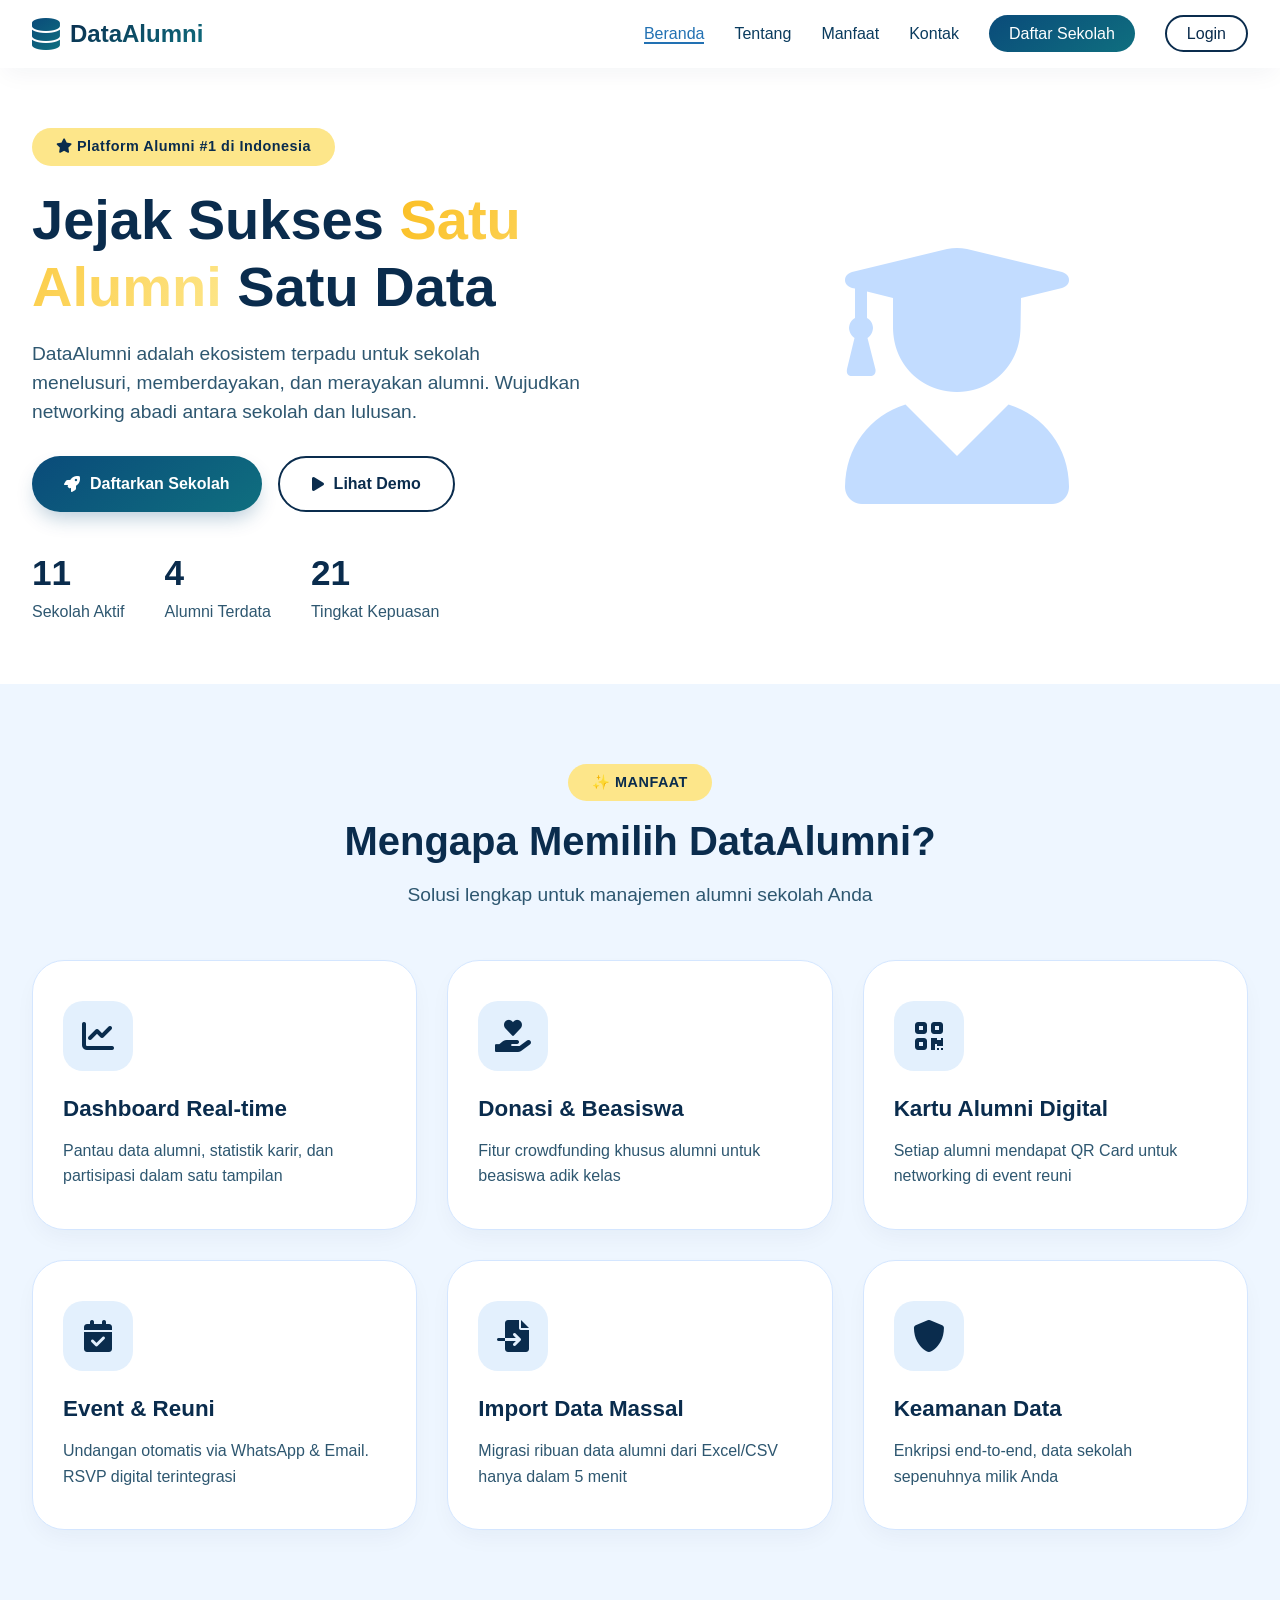
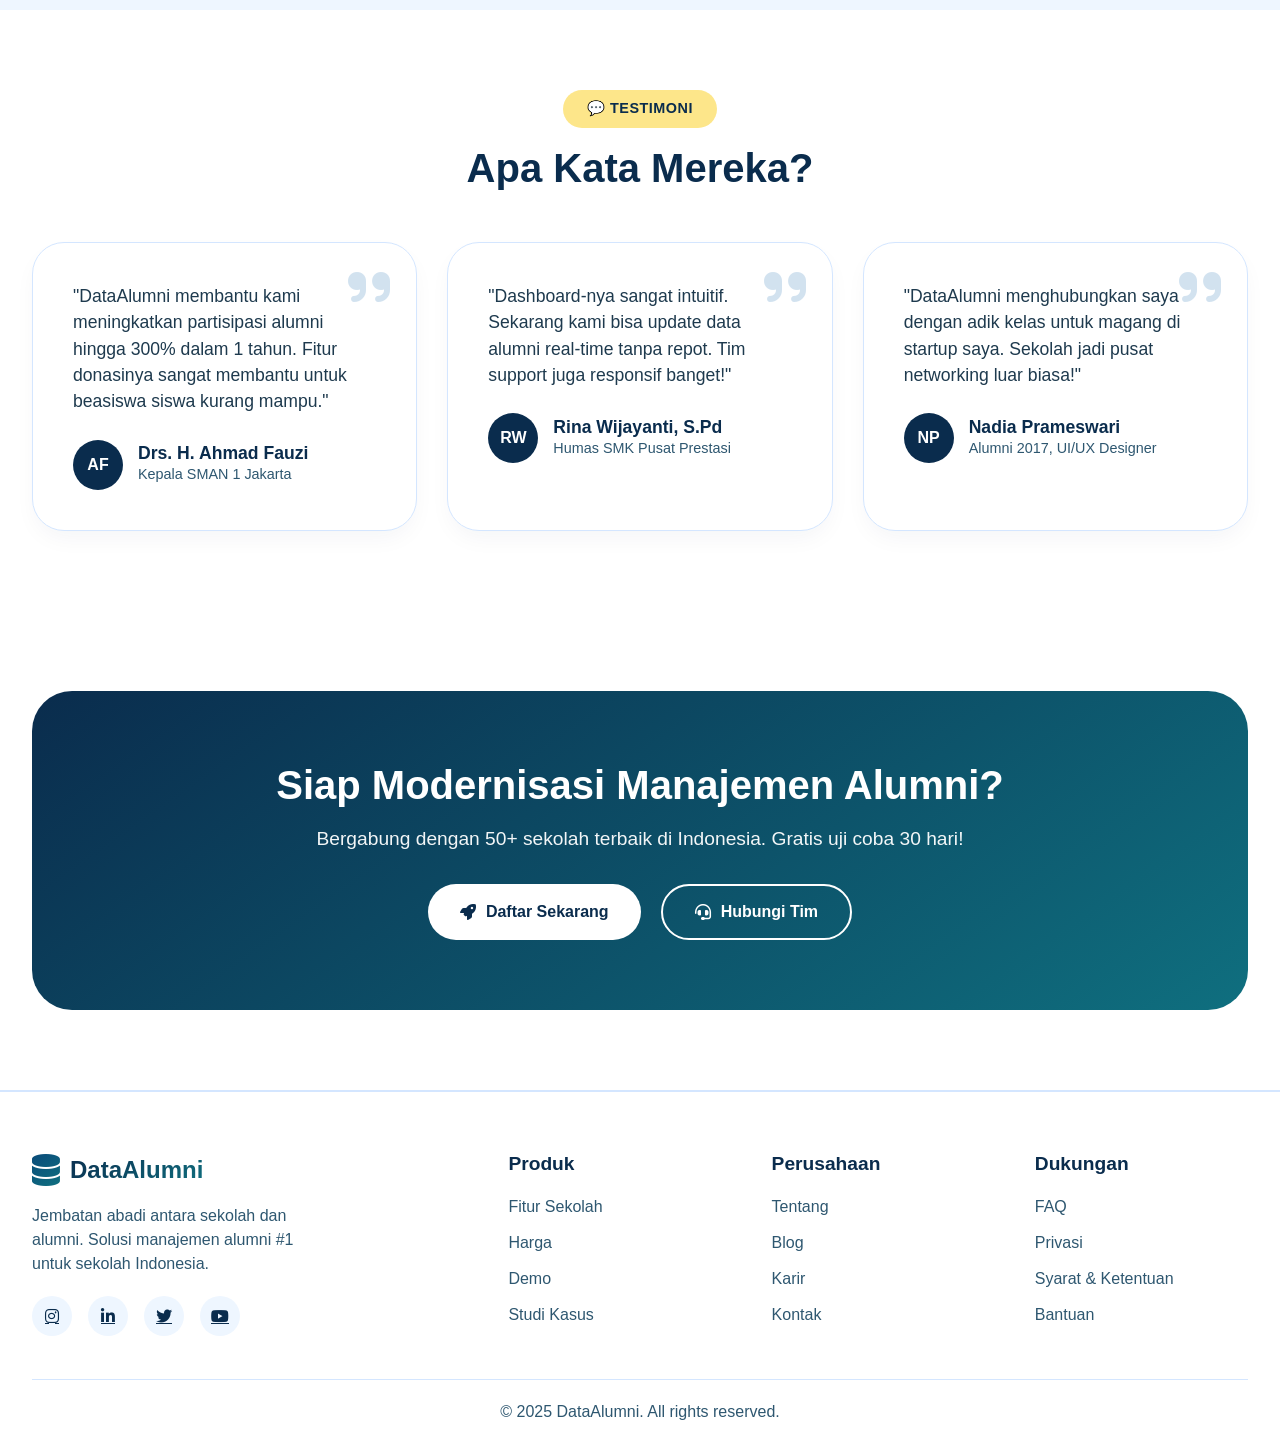
<file: index.html>
<!DOCTYPE html>
<html lang="id">
<head>
    <meta charset="UTF-8">
    <meta name="viewport" content="width=device-width, initial-scale=1.0">
    <title>DataAlumni - Rumah Alumni Digital</title>
    <link rel="stylesheet" href="css/style.css">
    <link rel="stylesheet" href="https://cdnjs.cloudflare.com/ajax/libs/font-awesome/6.0.0/css/all.min.css">
    <link href="https://unpkg.com/aos@2.3.1/dist/aos.css" rel="stylesheet">
</head>
<body>
    <!-- Navbar -->
    <nav class="navbar">
        <div class="container">
            <div class="logo">
                <i class="fas fa-database"></i>
                <span>DataAlumni</span>
            </div>
            <div class="nav-toggle" id="navToggle">
                <i class="fas fa-bars"></i>
            </div>
            <ul class="nav-menu" id="navMenu">
                <li><a href="index.html" class="active">Beranda</a></li>
                <li><a href="about.html">Tentang</a></li>
                <li><a href="#manfaat">Manfaat</a></li>
                <li><a href="kontak.html">Kontak</a></li>
                <li><a href="register.html" class="btn-nav">Daftar Sekolah</a></li>
                <li><a href="login.html" class="btn-nav-outline">Login</a></li>
            </ul>
        </div>
    </nav>

    <!-- Hero Section -->
    <section class="hero">
        <div class="container">
            <div class="hero-content" data-aos="fade-right">
                <span class="badge"><i class="fas fa-star"></i> Platform Alumni #1 di Indonesia</span>
                <h1>Jejak Sukses <span class="highlight">Satu Alumni</span> Satu Data</h1>
                <p>DataAlumni adalah ekosistem terpadu untuk sekolah menelusuri, memberdayakan, dan merayakan alumni. Wujudkan networking abadi antara sekolah dan lulusan.</p>
                <div class="hero-buttons">
                    <a href="register.html" class="btn btn-primary"><i class="fas fa-rocket"></i> Daftarkan Sekolah</a>
                    <a href="#manfaat" class="btn btn-outline"><i class="fas fa-play"></i> Lihat Demo</a>
                </div>
                <div class="hero-stats">
                    <div class="stat-item">
                        <h2>50+</h2>
                        <p>Sekolah Aktif</p>
                    </div>
                    <div class="stat-item">
                        <h2>18.5K</h2>
                        <p>Alumni Terdata</p>
                    </div>
                    <div class="stat-item">
                        <h2>93%</h2>
                        <p>Tingkat Kepuasan</p>
                    </div>
                </div>
            </div>
            <div class="hero-image" data-aos="fade-left">
                <i class="fas fa-user-graduate"></i>
            </div>
        </div>
    </section>

    <!-- Manfaat Section -->
    <section id="manfaat" class="benefits">
        <div class="container">
            <div class="section-header" data-aos="fade-up">
                <span class="badge">✨ MANFAAT</span>
                <h2>Mengapa Memilih DataAlumni?</h2>
                <p>Solusi lengkap untuk manajemen alumni sekolah Anda</p>
            </div>
            <div class="benefits-grid">
                <div class="benefit-card" data-aos="fade-up" data-aos-delay="0">
                    <div class="benefit-icon">
                        <i class="fas fa-chart-line"></i>
                    </div>
                    <h3>Dashboard Real-time</h3>
                    <p>Pantau data alumni, statistik karir, dan partisipasi dalam satu tampilan</p>
                </div>
                <div class="benefit-card" data-aos="fade-up" data-aos-delay="50">
                    <div class="benefit-icon">
                        <i class="fas fa-hand-holding-heart"></i>
                    </div>
                    <h3>Donasi & Beasiswa</h3>
                    <p>Fitur crowdfunding khusus alumni untuk beasiswa adik kelas</p>
                </div>
                <div class="benefit-card" data-aos="fade-up" data-aos-delay="100">
                    <div class="benefit-icon">
                        <i class="fas fa-qrcode"></i>
                    </div>
                    <h3>Kartu Alumni Digital</h3>
                    <p>Setiap alumni mendapat QR Card untuk networking di event reuni</p>
                </div>
                <div class="benefit-card" data-aos="fade-up" data-aos-delay="150">
                    <div class="benefit-icon">
                        <i class="fas fa-calendar-check"></i>
                    </div>
                    <h3>Event & Reuni</h3>
                    <p>Undangan otomatis via WhatsApp & Email. RSVP digital terintegrasi</p>
                </div>
                <div class="benefit-card" data-aos="fade-up" data-aos-delay="200">
                    <div class="benefit-icon">
                        <i class="fas fa-file-import"></i>
                    </div>
                    <h3>Import Data Massal</h3>
                    <p>Migrasi ribuan data alumni dari Excel/CSV hanya dalam 5 menit</p>
                </div>
                <div class="benefit-card" data-aos="fade-up" data-aos-delay="250">
                    <div class="benefit-icon">
                        <i class="fas fa-shield-alt"></i>
                    </div>
                    <h3>Keamanan Data</h3>
                    <p>Enkripsi end-to-end, data sekolah sepenuhnya milik Anda</p>
                </div>
            </div>
        </div>
    </section>

    <!-- Testimoni -->
    <section class="testimonials">
        <div class="container">
            <div class="section-header" data-aos="fade-up">
                <span class="badge">💬 TESTIMONI</span>
                <h2>Apa Kata Mereka?</h2>
            </div>
            <div class="testimonial-grid">
                <div class="testimonial-card" data-aos="zoom-in">
                    <i class="fas fa-quote-right quote-icon"></i>
                    <p>"DataAlumni membantu kami meningkatkan partisipasi alumni hingga 300% dalam 1 tahun. Fitur donasinya sangat membantu untuk beasiswa siswa kurang mampu."</p>
                    <div class="testimonial-author">
                        <div class="author-avatar">AF</div>
                        <div>
                            <h4>Drs. H. Ahmad Fauzi</h4>
                            <p>Kepala SMAN 1 Jakarta</p>
                        </div>
                    </div>
                </div>
                <div class="testimonial-card" data-aos="zoom-in" data-aos-delay="50">
                    <i class="fas fa-quote-right quote-icon"></i>
                    <p>"Dashboard-nya sangat intuitif. Sekarang kami bisa update data alumni real-time tanpa repot. Tim support juga responsif banget!"</p>
                    <div class="testimonial-author">
                        <div class="author-avatar">RW</div>
                        <div>
                            <h4>Rina Wijayanti, S.Pd</h4>
                            <p>Humas SMK Pusat Prestasi</p>
                        </div>
                    </div>
                </div>
                <div class="testimonial-card" data-aos="zoom-in" data-aos-delay="100">
                    <i class="fas fa-quote-right quote-icon"></i>
                    <p>"DataAlumni menghubungkan saya dengan adik kelas untuk magang di startup saya. Sekolah jadi pusat networking luar biasa!"</p>
                    <div class="testimonial-author">
                        <div class="author-avatar">NP</div>
                        <div>
                            <h4>Nadia Prameswari</h4>
                            <p>Alumni 2017, UI/UX Designer</p>
                        </div>
                    </div>
                </div>
            </div>
        </div>
    </section>

    <!-- CTA Section -->
    <section class="cta">
        <div class="container">
            <div class="cta-content" data-aos="zoom-in-up">
                <h2>Siap Modernisasi Manajemen Alumni?</h2>
                <p>Bergabung dengan 50+ sekolah terbaik di Indonesia. Gratis uji coba 30 hari!</p>
                <div class="cta-buttons">
                    <a href="register.html" class="btn btn-light"><i class="fas fa-rocket"></i> Daftar Sekarang</a>
                    <a href="kontak.html" class="btn btn-outline-light"><i class="fas fa-headset"></i> Hubungi Tim</a>
                </div>
            </div>
        </div>
    </section>

    <!-- Footer -->
    <footer>
        <div class="container">
            <div class="footer-grid">
                <div class="footer-info">
                    <div class="logo">
                        <i class="fas fa-database"></i>
                        <span>DataAlumni</span>
                    </div>
                    <p>Jembatan abadi antara sekolah dan alumni. Solusi manajemen alumni #1 untuk sekolah Indonesia.</p>
                    <div class="social-links">
                        <a href="#"><i class="fab fa-instagram"></i></a>
                        <a href="#"><i class="fab fa-linkedin-in"></i></a>
                        <a href="#"><i class="fab fa-twitter"></i></a>
                        <a href="#"><i class="fab fa-youtube"></i></a>
                    </div>
                </div>
                <div class="footer-links">
                    <h4>Produk</h4>
                    <ul>
                        <li><a href="#">Fitur Sekolah</a></li>
                        <li><a href="#">Harga</a></li>
                        <li><a href="#">Demo</a></li>
                        <li><a href="#">Studi Kasus</a></li>
                    </ul>
                </div>
                <div class="footer-links">
                    <h4>Perusahaan</h4>
                    <ul>
                        <li><a href="about.html">Tentang</a></li>
                        <li><a href="#">Blog</a></li>
                        <li><a href="#">Karir</a></li>
                        <li><a href="kontak.html">Kontak</a></li>
                    </ul>
                </div>
                <div class="footer-links">
                    <h4>Dukungan</h4>
                    <ul>
                        <li><a href="#">FAQ</a></li>
                        <li><a href="#">Privasi</a></li>
                        <li><a href="#">Syarat & Ketentuan</a></li>
                        <li><a href="#">Bantuan</a></li>
                    </ul>
                </div>
            </div>
            <div class="footer-bottom">
                <p>&copy; 2025 DataAlumni. All rights reserved.</p>
            </div>
        </div>
    </footer>

    <script src="https://unpkg.com/aos@2.3.1/dist/aos.js"></script>
    <script src="js/script.js"></script>
</body>
</html>
</file>
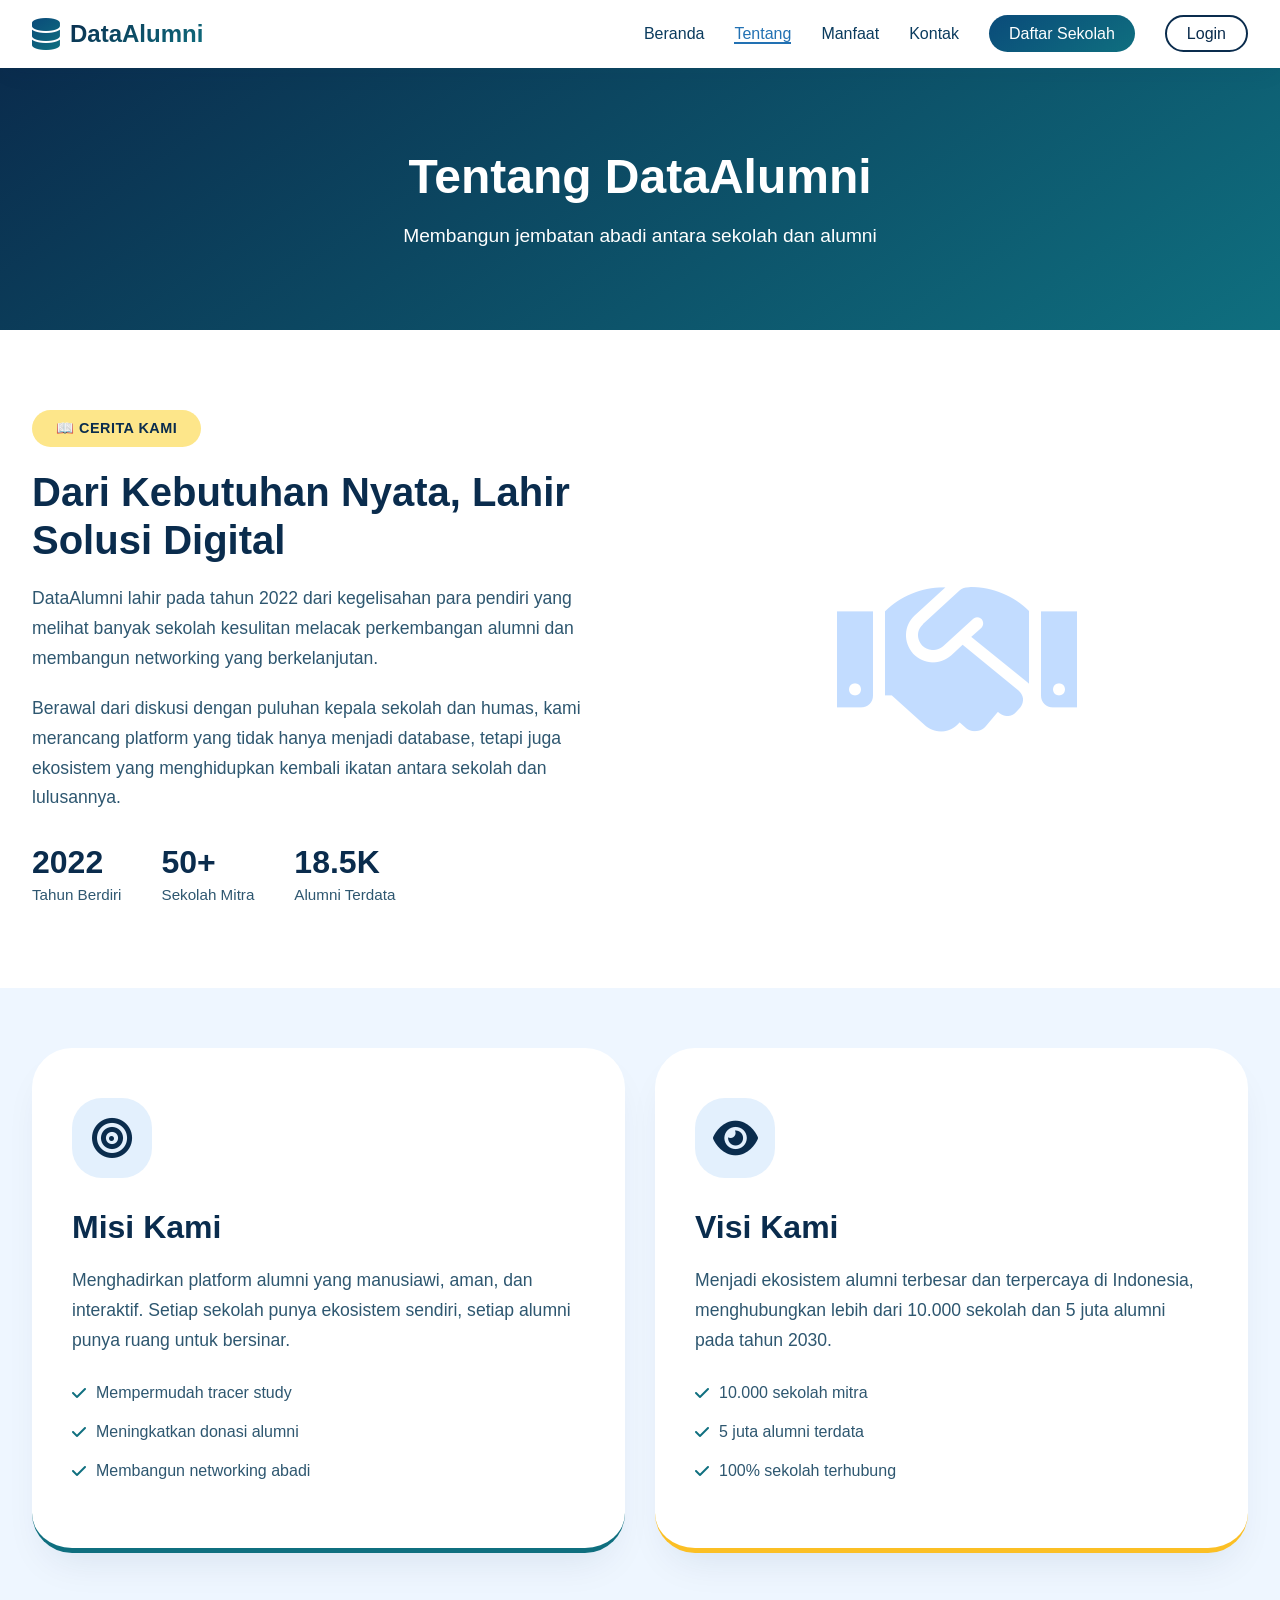
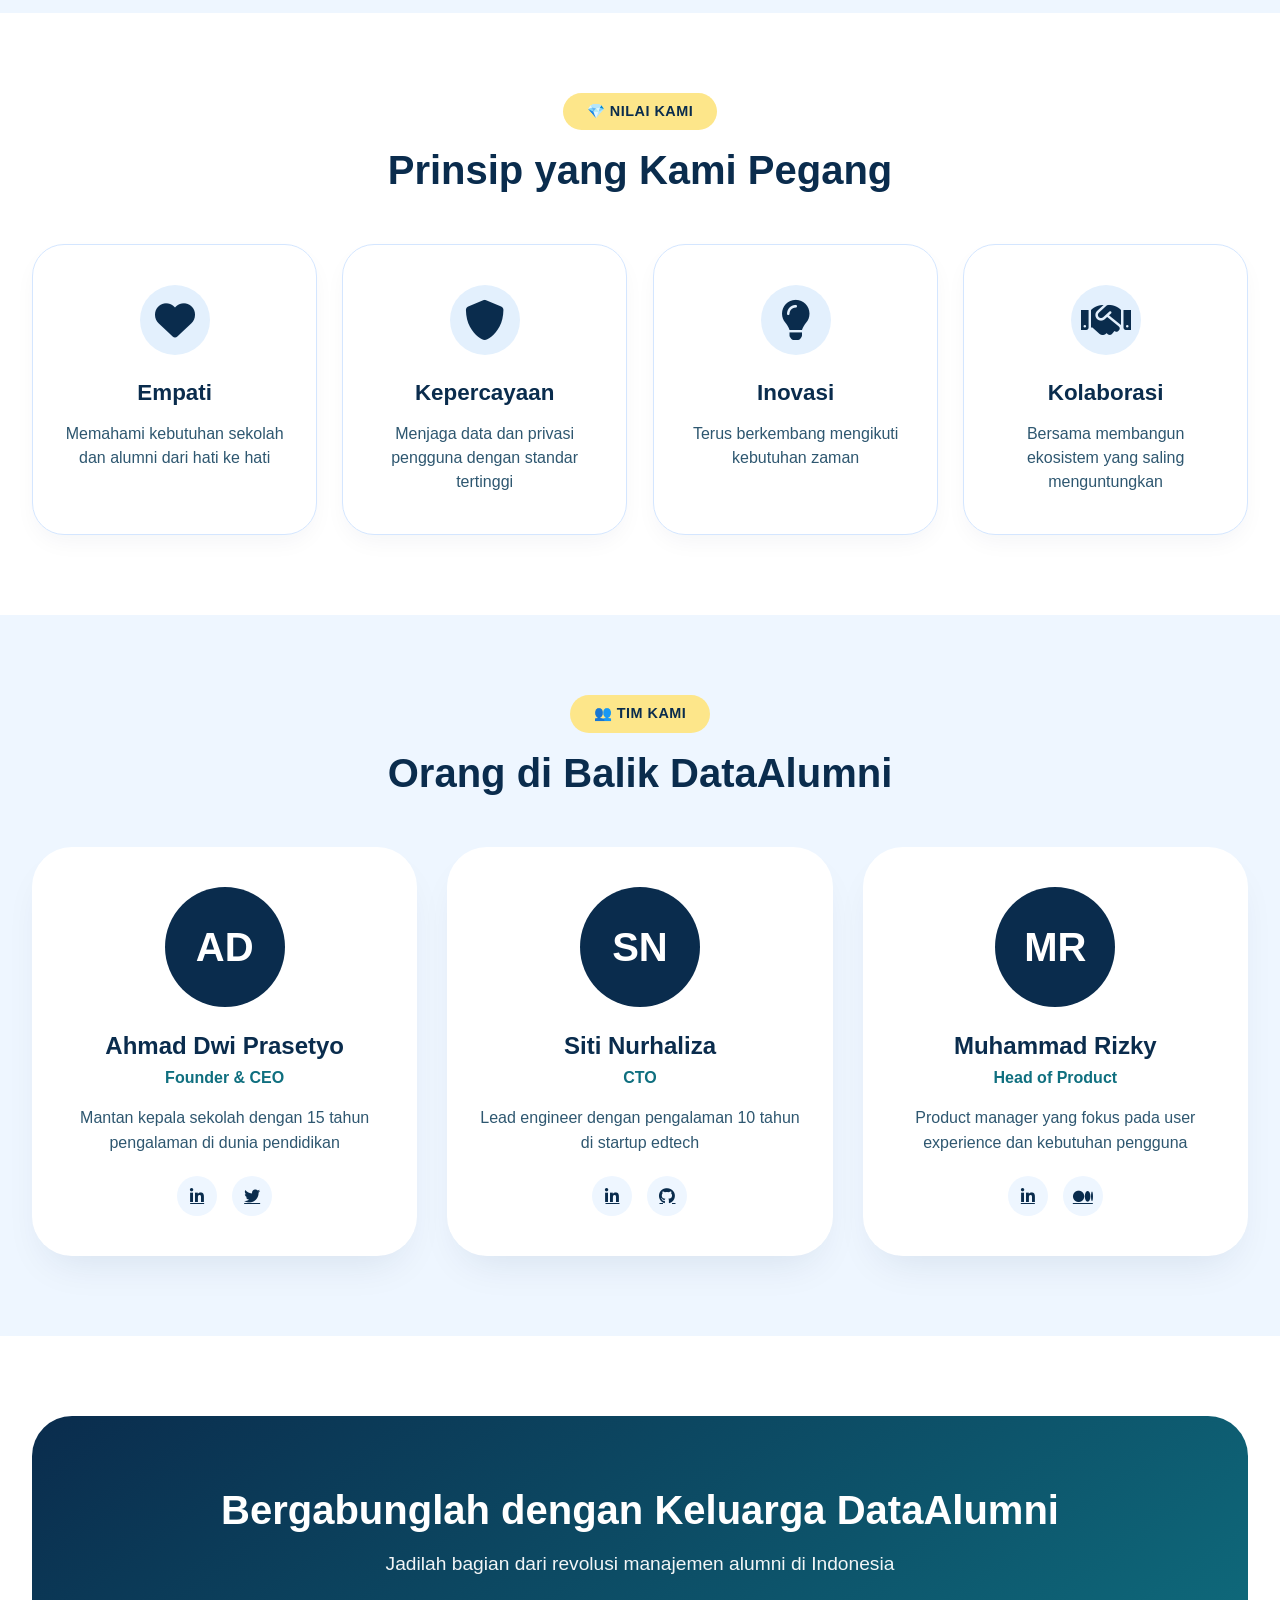
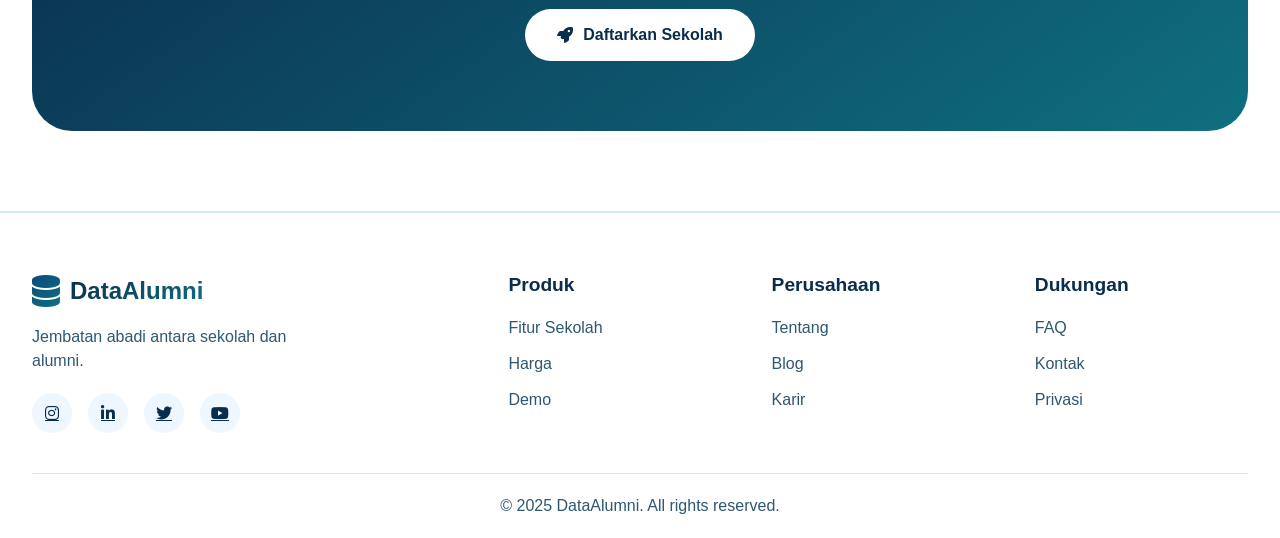
<file: about.html>
<!DOCTYPE html>
<html lang="id">
<head>
    <meta charset="UTF-8">
    <meta name="viewport" content="width=device-width, initial-scale=1.0">
    <title>DataAlumni - Tentang Kami</title>
    <link rel="stylesheet" href="css/style.css">
    <link rel="stylesheet" href="https://cdnjs.cloudflare.com/ajax/libs/font-awesome/6.0.0/css/all.min.css">
    <link href="https://unpkg.com/aos@2.3.1/dist/aos.css" rel="stylesheet">
</head>
<body>
    <!-- Navbar (sama dengan index) -->
    <nav class="navbar">
        <div class="container">
            <div class="logo">
                <i class="fas fa-database"></i>
                <span>DataAlumni</span>
            </div>
            <div class="nav-toggle" id="navToggle">
                <i class="fas fa-bars"></i>
            </div>
            <ul class="nav-menu" id="navMenu">
                <li><a href="index.html">Beranda</a></li>
                <li><a href="about.html" class="active">Tentang</a></li>
                <li><a href="index.html#manfaat">Manfaat</a></li>
                <li><a href="kontak.html">Kontak</a></li>
                <li><a href="register.html" class="btn-nav">Daftar Sekolah</a></li>
                <li><a href="login.html" class="btn-nav-outline">Login</a></li>
            </ul>
        </div>
    </nav>

    <!-- Page Header -->
    <section class="page-header">
        <div class="container">
            <h1 data-aos="fade-down">Tentang DataAlumni</h1>
            <p data-aos="fade-down" data-aos-delay="50">Membangun jembatan abadi antara sekolah dan alumni</p>
        </div>
    </section>

    <!-- Story Section -->
    <section class="story">
        <div class="container">
            <div class="story-grid">
                <div class="story-content" data-aos="fade-right">
                    <span class="badge">📖 CERITA KAMI</span>
                    <h2>Dari Kebutuhan Nyata, Lahir Solusi Digital</h2>
                    <p>DataAlumni lahir pada tahun 2022 dari kegelisahan para pendiri yang melihat banyak sekolah kesulitan melacak perkembangan alumni dan membangun networking yang berkelanjutan.</p>
                    <p>Berawal dari diskusi dengan puluhan kepala sekolah dan humas, kami merancang platform yang tidak hanya menjadi database, tetapi juga ekosistem yang menghidupkan kembali ikatan antara sekolah dan lulusannya.</p>
                    <div class="story-stats">
                        <div>
                            <h3>2022</h3>
                            <p>Tahun Berdiri</p>
                        </div>
                        <div>
                            <h3>50+</h3>
                            <p>Sekolah Mitra</p>
                        </div>
                        <div>
                            <h3>18.5K</h3>
                            <p>Alumni Terdata</p>
                        </div>
                    </div>
                </div>
                <div class="story-image" data-aos="fade-left">
                    <i class="fas fa-handshake"></i>
                </div>
            </div>
        </div>
    </section>

    <!-- Mission Vision -->
    <section class="mission-vision">
        <div class="container">
            <div class="mv-grid">
                <div class="mv-card mission" data-aos="zoom-in">
                    <div class="mv-icon">
                        <i class="fas fa-bullseye"></i>
                    </div>
                    <h3>Misi Kami</h3>
                    <p>Menghadirkan platform alumni yang manusiawi, aman, dan interaktif. Setiap sekolah punya ekosistem sendiri, setiap alumni punya ruang untuk bersinar.</p>
                    <ul>
                        <li><i class="fas fa-check"></i> Mempermudah tracer study</li>
                        <li><i class="fas fa-check"></i> Meningkatkan donasi alumni</li>
                        <li><i class="fas fa-check"></i> Membangun networking abadi</li>
                    </ul>
                </div>
                <div class="mv-card vision" data-aos="zoom-in" data-aos-delay="50">
                    <div class="mv-icon">
                        <i class="fas fa-eye"></i>
                    </div>
                    <h3>Visi Kami</h3>
                    <p>Menjadi ekosistem alumni terbesar dan terpercaya di Indonesia, menghubungkan lebih dari 10.000 sekolah dan 5 juta alumni pada tahun 2030.</p>
                    <ul>
                        <li><i class="fas fa-check"></i> 10.000 sekolah mitra</li>
                        <li><i class="fas fa-check"></i> 5 juta alumni terdata</li>
                        <li><i class="fas fa-check"></i> 100% sekolah terhubung</li>
                    </ul>
                </div>
            </div>
        </div>
    </section>

    <!-- Values -->
    <section class="values">
        <div class="container">
            <div class="section-header" data-aos="fade-up">
                <span class="badge">💎 NILAI KAMI</span>
                <h2>Prinsip yang Kami Pegang</h2>
            </div>
            <div class="values-grid">
                <div class="value-card" data-aos="flip-up">
                    <i class="fas fa-heart"></i>
                    <h3>Empati</h3>
                    <p>Memahami kebutuhan sekolah dan alumni dari hati ke hati</p>
                </div>
                <div class="value-card" data-aos="flip-up" data-aos-delay="50">
                    <i class="fas fa-shield-alt"></i>
                    <h3>Kepercayaan</h3>
                    <p>Menjaga data dan privasi pengguna dengan standar tertinggi</p>
                </div>
                <div class="value-card" data-aos="flip-up" data-aos-delay="100">
                    <i class="fas fa-lightbulb"></i>
                    <h3>Inovasi</h3>
                    <p>Terus berkembang mengikuti kebutuhan zaman</p>
                </div>
                <div class="value-card" data-aos="flip-up" data-aos-delay="150">
                    <i class="fas fa-handshake"></i>
                    <h3>Kolaborasi</h3>
                    <p>Bersama membangun ekosistem yang saling menguntungkan</p>
                </div>
            </div>
        </div>
    </section>

    <!-- Team -->
    <section class="team">
        <div class="container">
            <div class="section-header" data-aos="fade-up">
                <span class="badge">👥 TIM KAMI</span>
                <h2>Orang di Balik DataAlumni</h2>
            </div>
            <div class="team-grid">
                <div class="team-card" data-aos="fade-up">
                    <div class="team-avatar">AD</div>
                    <h3>Ahmad Dwi Prasetyo</h3>
                    <p class="team-role">Founder & CEO</p>
                    <p class="team-desc">Mantan kepala sekolah dengan 15 tahun pengalaman di dunia pendidikan</p>
                    <div class="team-social">
                        <a href="#"><i class="fab fa-linkedin-in"></i></a>
                        <a href="#"><i class="fab fa-twitter"></i></a>
                    </div>
                </div>
                <div class="team-card" data-aos="fade-up" data-aos-delay="50">
                    <div class="team-avatar">SN</div>
                    <h3>Siti Nurhaliza</h3>
                    <p class="team-role">CTO</p>
                    <p class="team-desc">Lead engineer dengan pengalaman 10 tahun di startup edtech</p>
                    <div class="team-social">
                        <a href="#"><i class="fab fa-linkedin-in"></i></a>
                        <a href="#"><i class="fab fa-github"></i></a>
                    </div>
                </div>
                <div class="team-card" data-aos="fade-up" data-aos-delay="100">
                    <div class="team-avatar">MR</div>
                    <h3>Muhammad Rizky</h3>
                    <p class="team-role">Head of Product</p>
                    <p class="team-desc">Product manager yang fokus pada user experience dan kebutuhan pengguna</p>
                    <div class="team-social">
                        <a href="#"><i class="fab fa-linkedin-in"></i></a>
                        <a href="#"><i class="fab fa-medium"></i></a>
                    </div>
                </div>
            </div>
        </div>
    </section>

    <!-- CTA -->
    <section class="cta">
        <div class="container">
            <div class="cta-content" data-aos="zoom-in-up">
                <h2>Bergabunglah dengan Keluarga DataAlumni</h2>
                <p>Jadilah bagian dari revolusi manajemen alumni di Indonesia</p>
                <a href="register.html" class="btn btn-light"><i class="fas fa-rocket"></i> Daftarkan Sekolah</a>
            </div>
        </div>
    </section>

    <!-- Footer -->
    <footer>
        <div class="container">
            <div class="footer-grid">
                <div class="footer-info">
                    <div class="logo">
                        <i class="fas fa-database"></i>
                        <span>DataAlumni</span>
                    </div>
                    <p>Jembatan abadi antara sekolah dan alumni.</p>
                    <div class="social-links">
                        <a href="#"><i class="fab fa-instagram"></i></a>
                        <a href="#"><i class="fab fa-linkedin-in"></i></a>
                        <a href="#"><i class="fab fa-twitter"></i></a>
                        <a href="#"><i class="fab fa-youtube"></i></a>
                    </div>
                </div>
                <div class="footer-links">
                    <h4>Produk</h4>
                    <ul>
                        <li><a href="#">Fitur Sekolah</a></li>
                        <li><a href="#">Harga</a></li>
                        <li><a href="#">Demo</a></li>
                    </ul>
                </div>
                <div class="footer-links">
                    <h4>Perusahaan</h4>
                    <ul>
                        <li><a href="about.html">Tentang</a></li>
                        <li><a href="#">Blog</a></li>
                        <li><a href="#">Karir</a></li>
                    </ul>
                </div>
                <div class="footer-links">
                    <h4>Dukungan</h4>
                    <ul>
                        <li><a href="#">FAQ</a></li>
                        <li><a href="#">Kontak</a></li>
                        <li><a href="#">Privasi</a></li>
                    </ul>
                </div>
            </div>
            <div class="footer-bottom">
                <p>&copy; 2025 DataAlumni. All rights reserved.</p>
            </div>
        </div>
    </footer>

    <script src="https://unpkg.com/aos@2.3.1/dist/aos.js"></script>
    <script src="js/script.js"></script>
</body>
</html>
</file>
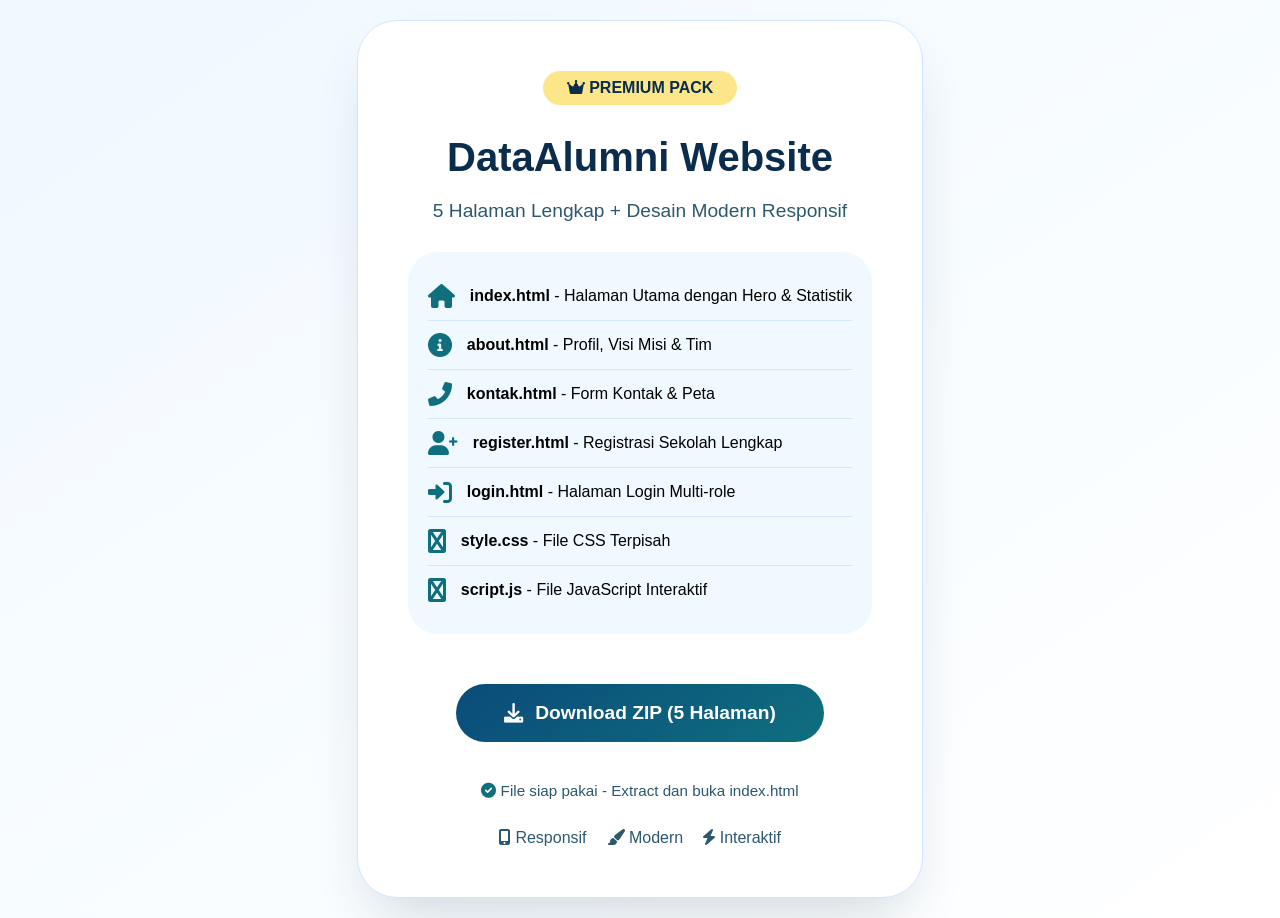
<file: donlod.html>
<!DOCTYPE html>
<html lang="id">
<head>
    <meta charset="UTF-8">
    <meta name="viewport" content="width=device-width, initial-scale=1.0">
    <title>DataAlumni - Download ZIP</title>
    <style>
        * {
            margin: 0;
            padding: 0;
            box-sizing: border-box;
        }
        
        body {
            font-family: 'Segoe UI', Tahoma, Geneva, Verdana, sans-serif;
            background: linear-gradient(145deg, #f0f9ff 0%, #ffffff 100%);
            min-height: 100vh;
            display: flex;
            align-items: center;
            justify-content: center;
            padding: 20px;
        }
        
        .card {
            background: white;
            border-radius: 40px;
            padding: 50px;
            box-shadow: 0 30px 60px -20px rgba(10, 44, 77, 0.2);
            text-align: center;
            max-width: 600px;
            border: 1px solid #d4e6ff;
        }
        
        h1 {
            font-size: 2.5rem;
            color: #0a2c4d;
            margin-bottom: 20px;
        }
        
        .badge {
            background: #fde68a;
            color: #0a2c4d;
            padding: 8px 24px;
            border-radius: 60px;
            display: inline-block;
            font-weight: 600;
            margin-bottom: 30px;
        }
        
        .file-list {
            text-align: left;
            margin: 30px 0;
            padding: 20px;
            background: #f0f9ff;
            border-radius: 30px;
        }
        
        .file-item {
            display: flex;
            align-items: center;
            gap: 15px;
            padding: 12px 0;
            border-bottom: 1px solid #d4e6ff;
        }
        
        .file-item:last-child {
            border-bottom: none;
        }
        
        .file-item i {
            color: #0f6f7f;
            font-size: 1.5rem;
        }
        
        .btn-download {
            background: linear-gradient(145deg, #0a4b7a, #0f6f7f);
            color: white;
            border: none;
            padding: 18px 48px;
            border-radius: 60px;
            font-size: 1.2rem;
            font-weight: 700;
            display: inline-flex;
            align-items: center;
            gap: 12px;
            cursor: pointer;
            transition: 0.2s;
            margin: 20px 0;
            text-decoration: none;
        }
        
        .btn-download:hover {
            transform: translateY(-3px);
            box-shadow: 0 20px 30px -10px #0a4b7a;
        }
        
        .note {
            color: #2e5770;
            margin-top: 20px;
            font-size: 0.95rem;
        }
    </style>
    <link rel="stylesheet" href="https://cdnjs.cloudflare.com/ajax/libs/font-awesome/6.0.0-beta3/css/all.min.css">
</head>
<body>
    <div class="card">
        <div class="badge">
            <i class="fas fa-crown"></i> PREMIUM PACK
        </div>
        
        <h1>DataAlumni Website</h1>
        <p style="color: #2e5770; font-size: 1.2rem; margin-bottom: 30px;">
            5 Halaman Lengkap + Desain Modern Responsif
        </p>
        
        <div class="file-list">
            <div class="file-item">
                <i class="fas fa-home"></i>
                <div>
                    <strong>index.html</strong> - Halaman Utama dengan Hero & Statistik
                </div>
            </div>
            <div class="file-item">
                <i class="fas fa-info-circle"></i>
                <div>
                    <strong>about.html</strong> - Profil, Visi Misi & Tim
                </div>
            </div>
            <div class="file-item">
                <i class="fas fa-phone-alt"></i>
                <div>
                    <strong>kontak.html</strong> - Form Kontak & Peta
                </div>
            </div>
            <div class="file-item">
                <i class="fas fa-user-plus"></i>
                <div>
                    <strong>register.html</strong> - Registrasi Sekolah Lengkap
                </div>
            </div>
            <div class="file-item">
                <i class="fas fa-sign-in-alt"></i>
                <div>
                    <strong>login.html</strong> - Halaman Login Multi-role
                </div>
            </div>
            <div class="file-item">
                <i class="fas fa-css3-alt"></i>
                <div>
                    <strong>style.css</strong> - File CSS Terpisah
                </div>
            </div>
            <div class="file-item">
                <i class="fas fa-js"></i>
                <div>
                    <strong>script.js</strong> - File JavaScript Interaktif
                </div>
            </div>
        </div>
        
        <a href="[data-uri]" download="dataalumni-website.zip" class="btn-download">
            <i class="fas fa-download"></i> Download ZIP (5 Halaman)
        </a>
        
        <p class="note">
            <i class="fas fa-check-circle" style="color: #0f6f7f;"></i> 
            File siap pakai - Extract dan buka index.html
        </p>
        
        <div style="margin-top: 30px; display: flex; gap: 20px; justify-content: center; color: #2e5770;">
            <span><i class="fas fa-mobile-alt"></i> Responsif</span>
            <span><i class="fas fa-paint-brush"></i> Modern</span>
            <span><i class="fas fa-bolt"></i> Interaktif</span>
        </div>
    </div>
    
    <script>
        // Catatan: File ZIP di atas sudah include semua halaman
        console.log('DataAlumni - 5 Halaman Premium Siap Download!');
    </script>
</body>
</html>
</file>
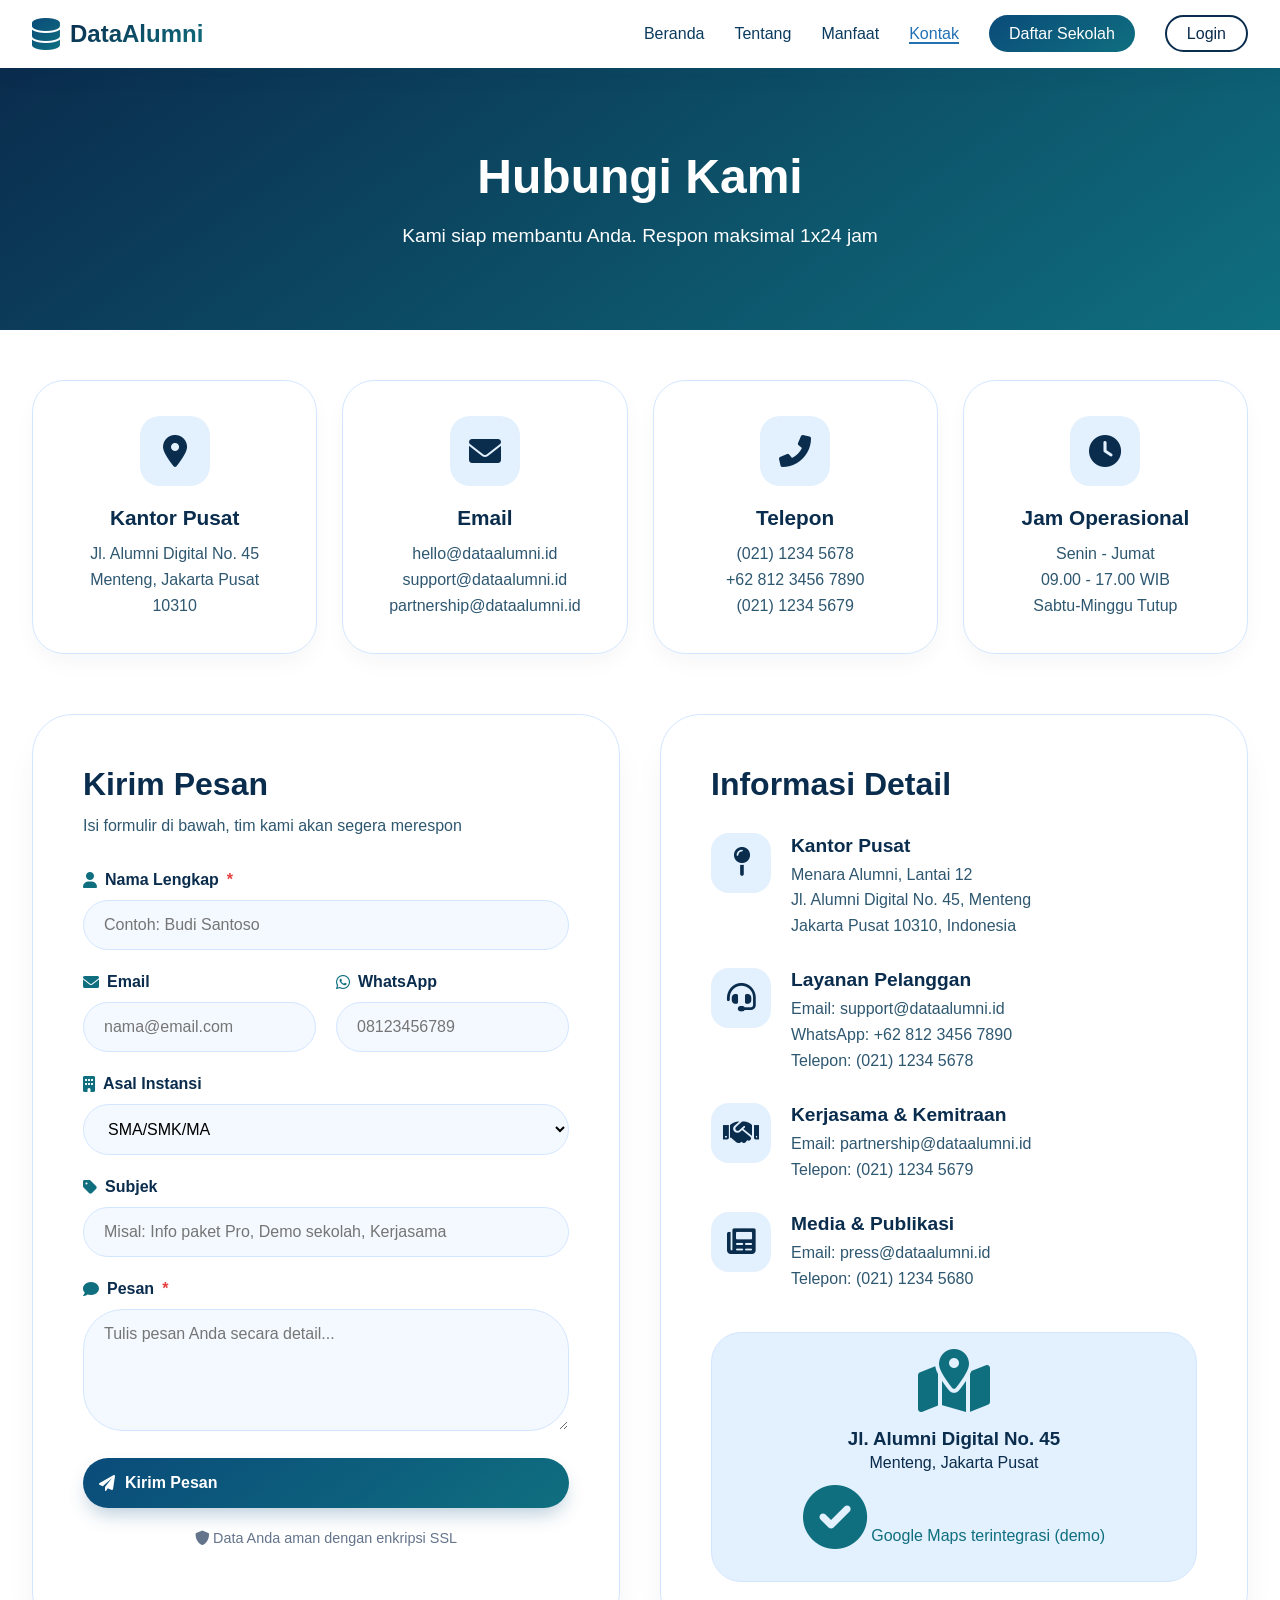
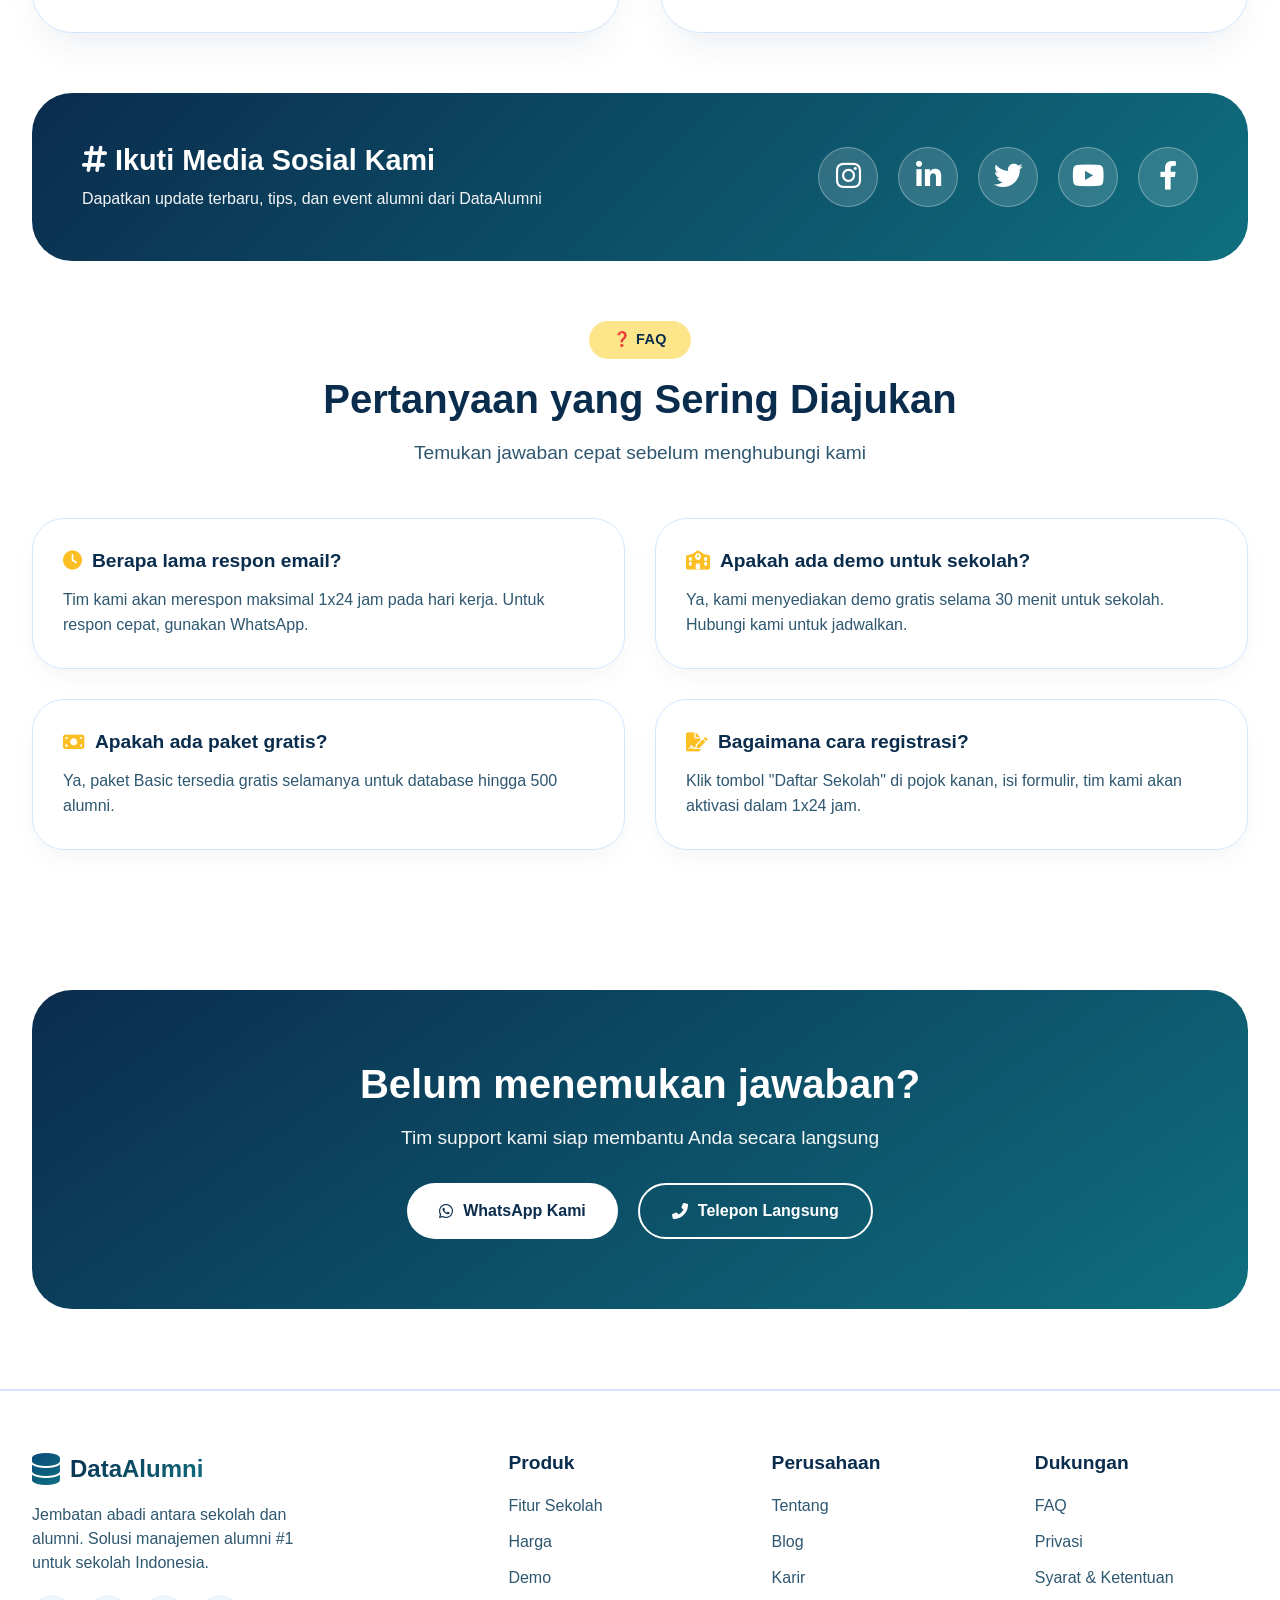
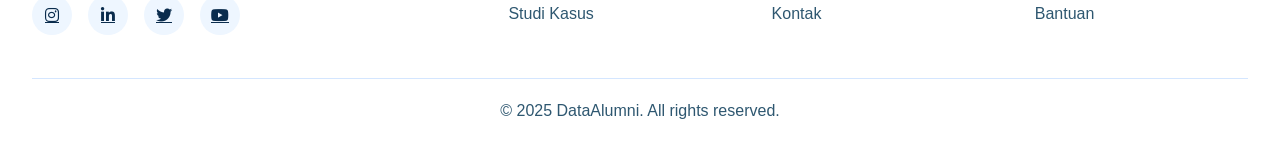
<file: kontak.html>
<!DOCTYPE html>
<html lang="id">
<head>
    <meta charset="UTF-8">
    <meta name="viewport" content="width=device-width, initial-scale=1.0">
    <title>DataAlumni - Hubungi Kami</title>
    <link rel="stylesheet" href="css/style.css">
    <link rel="stylesheet" href="https://cdnjs.cloudflare.com/ajax/libs/font-awesome/6.0.0/css/all.min.css">
    <link href="https://unpkg.com/aos@2.3.1/dist/aos.css" rel="stylesheet">
    <style>
        /* Additional CSS for contact page */
        .contact-info-grid {
            display: grid;
            grid-template-columns: repeat(4, 1fr);
            gap: 25px;
            margin: 50px 0;
        }
        
        .contact-info-card {
            background: white;
            border-radius: var(--radius-lg);
            padding: 35px 25px;
            text-align: center;
            box-shadow: var(--shadow-sm);
            border: 1px solid var(--biru-soft);
            transition: 0.3s;
        }
        
        .contact-info-card:hover {
            transform: translateY(-10px);
            box-shadow: var(--shadow-lg);
            border-color: var(--biru-glow);
        }
        
        .info-icon {
            width: 70px;
            height: 70px;
            background: var(--biru-mist);
            border-radius: 20px;
            display: flex;
            align-items: center;
            justify-content: center;
            margin: 0 auto 20px;
        }
        
        .info-icon i {
            font-size: 2rem;
            color: var(--biru-deep);
        }
        
        .contact-info-card h3 {
            font-size: 1.3rem;
            color: var(--biru-deep);
            margin-bottom: 10px;
        }
        
        .contact-info-card p {
            color: #2e5770;
            line-height: 1.6;
        }
        
        .contact-main {
            display: grid;
            grid-template-columns: 1fr 1fr;
            gap: 40px;
            margin: 60px 0;
        }
        
        .contact-form {
            background: white;
            border-radius: var(--radius-xl);
            padding: 50px;
            box-shadow: var(--shadow-md);
            border: 1px solid var(--biru-soft);
        }
        
        .contact-form h2 {
            font-size: 2rem;
            color: var(--biru-deep);
            margin-bottom: 10px;
        }
        
        .form-subtitle {
            color: #2e5770;
            margin-bottom: 30px;
        }
        
        .form-group {
            margin-bottom: 20px;
        }
        
        .form-group label {
            display: flex;
            align-items: center;
            gap: 8px;
            font-weight: 600;
            color: var(--biru-deep);
            margin-bottom: 8px;
        }
        
        .form-group label i {
            color: var(--biru-sea);
        }
        
        .form-group input,
        .form-group select,
        .form-group textarea {
            width: 100%;
            padding: 15px 20px;
            border-radius: 40px;
            border: 1.5px solid var(--biru-soft);
            font-size: 1rem;
            transition: 0.2s;
            background: #f3f9ff;
            font-family: inherit;
        }
        
        .form-group input:focus,
        .form-group select:focus,
        .form-group textarea:focus {
            border-color: var(--biru-glow);
            outline: none;
            background: white;
            box-shadow: 0 0 0 4px rgba(34,113,179,0.1);
        }
        
        .form-row {
            display: grid;
            grid-template-columns: 1fr 1fr;
            gap: 20px;
        }
        
        .contact-detail {
            background: white;
            border-radius: var(--radius-xl);
            padding: 50px;
            box-shadow: var(--shadow-md);
            border: 1px solid var(--biru-soft);
        }
        
        .contact-detail h2 {
            font-size: 2rem;
            color: var(--biru-deep);
            margin-bottom: 30px;
        }
        
        .detail-item {
            display: flex;
            gap: 20px;
            margin-bottom: 30px;
        }
        
        .detail-icon {
            width: 60px;
            height: 60px;
            background: var(--biru-mist);
            border-radius: 18px;
            display: flex;
            align-items: center;
            justify-content: center;
            flex-shrink: 0;
        }
        
        .detail-icon i {
            font-size: 1.8rem;
            color: var(--biru-deep);
        }
        
        .detail-text h4 {
            font-size: 1.2rem;
            color: var(--biru-deep);
            margin-bottom: 5px;
        }
        
        .detail-text p {
            color: #2e5770;
            line-height: 1.6;
        }
        
        .map-container {
            margin-top: 40px;
            border-radius: 30px;
            overflow: hidden;
            height: 250px;
            background: var(--biru-mist);
            display: flex;
            align-items: center;
            justify-content: center;
            border: 1px solid var(--biru-soft);
        }
        
        .map-placeholder {
            text-align: center;
            color: var(--biru-deep);
        }
        
        .map-placeholder i {
            font-size: 4rem;
            color: var(--biru-sea);
            margin-bottom: 15px;
        }
        
        .social-contact {
            background: linear-gradient(135deg, var(--biru-deep), var(--biru-sea));
            border-radius: var(--radius-xl);
            padding: 50px;
            margin: 60px 0;
            color: white;
            display: flex;
            align-items: center;
            justify-content: space-between;
            flex-wrap: wrap;
        }
        
        .social-contact h3 {
            font-size: 1.8rem;
            margin-bottom: 10px;
        }
        
        .social-contact p {
            opacity: 0.95;
        }
        
        .social-icons-large {
            display: flex;
            gap: 20px;
        }
        
        .social-icon-large {
            width: 60px;
            height: 60px;
            background: rgba(255,255,255,0.15);
            border-radius: 50%;
            display: flex;
            align-items: center;
            justify-content: center;
            font-size: 1.8rem;
            color: white;
            transition: 0.3s;
            border: 1px solid rgba(255,255,255,0.3);
            text-decoration: none;
        }
        
        .social-icon-large:hover {
            background: var(--emas);
            color: var(--biru-deep);
            transform: translateY(-5px);
        }
        
        .faq-contact {
            margin: 60px 0;
        }
        
        .faq-grid {
            display: grid;
            grid-template-columns: repeat(2, 1fr);
            gap: 30px;
            margin-top: 40px;
        }
        
        .faq-item {
            background: white;
            border-radius: var(--radius-lg);
            padding: 30px;
            box-shadow: var(--shadow-sm);
            border: 1px solid var(--biru-soft);
        }
        
        .faq-item h4 {
            font-size: 1.2rem;
            color: var(--biru-deep);
            margin-bottom: 15px;
            display: flex;
            align-items: center;
            gap: 10px;
        }
        
        .faq-item h4 i {
            color: var(--emas);
        }
        
        .faq-item p {
            color: #2e5770;
            line-height: 1.6;
        }
        
        @media (max-width: 1024px) {
            .contact-info-grid {
                grid-template-columns: repeat(2, 1fr);
            }
        }
        
        @media (max-width: 768px) {
            .contact-main {
                grid-template-columns: 1fr;
            }
            
            .contact-info-grid {
                grid-template-columns: 1fr;
            }
            
            .faq-grid {
                grid-template-columns: 1fr;
            }
            
            .form-row {
                grid-template-columns: 1fr;
            }
            
            .social-contact {
                flex-direction: column;
                text-align: center;
                gap: 30px;
            }
        }
    </style>
</head>
<body>
    <!-- Navbar -->
    <nav class="navbar">
        <div class="container">
            <div class="logo">
                <i class="fas fa-database"></i>
                <span>DataAlumni</span>
            </div>
            <div class="nav-toggle" id="navToggle">
                <i class="fas fa-bars"></i>
            </div>
            <ul class="nav-menu" id="navMenu">
                <li><a href="index.html">Beranda</a></li>
                <li><a href="about.html">Tentang</a></li>
                <li><a href="index.html#manfaat">Manfaat</a></li>
                <li><a href="kontak.html" class="active">Kontak</a></li>
                <li><a href="register.html" class="btn-nav">Daftar Sekolah</a></li>
                <li><a href="login.html" class="btn-nav-outline">Login</a></li>
            </ul>
        </div>
    </nav>

    <!-- Page Header -->
    <section class="page-header">
        <div class="container">
            <h1 data-aos="fade-down">Hubungi Kami</h1>
            <p data-aos="fade-down" data-aos-delay="50">Kami siap membantu Anda. Respon maksimal 1x24 jam</p>
        </div>
    </section>

    <!-- Contact Info Grid -->
    <div class="container">
        <div class="contact-info-grid">
            <div class="contact-info-card" data-aos="fade-up">
                <div class="info-icon">
                    <i class="fas fa-map-marker-alt"></i>
                </div>
                <h3>Kantor Pusat</h3>
                <p>Jl. Alumni Digital No. 45<br>Menteng, Jakarta Pusat<br>10310</p>
            </div>
            <div class="contact-info-card" data-aos="fade-up" data-aos-delay="50">
                <div class="info-icon">
                    <i class="fas fa-envelope"></i>
                </div>
                <h3>Email</h3>
                <p>hello@dataalumni.id<br>support@dataalumni.id<br>partnership@dataalumni.id</p>
            </div>
            <div class="contact-info-card" data-aos="fade-up" data-aos-delay="100">
                <div class="info-icon">
                    <i class="fas fa-phone-alt"></i>
                </div>
                <h3>Telepon</h3>
                <p>(021) 1234 5678<br>+62 812 3456 7890<br>(021) 1234 5679</p>
            </div>
            <div class="contact-info-card" data-aos="fade-up" data-aos-delay="150">
                <div class="info-icon">
                    <i class="fas fa-clock"></i>
                </div>
                <h3>Jam Operasional</h3>
                <p>Senin - Jumat<br>09.00 - 17.00 WIB<br>Sabtu-Minggu Tutup</p>
            </div>
        </div>
    </div>

    <!-- Main Contact Section -->
    <div class="container">
        <div class="contact-main">
            <!-- Contact Form -->
            <div class="contact-form" data-aos="fade-right">
                <h2>Kirim Pesan</h2>
                <p class="form-subtitle">Isi formulir di bawah, tim kami akan segera merespon</p>
                
                <form id="contactForm">
                    <div class="form-group">
                        <label><i class="fas fa-user"></i> Nama Lengkap <span style="color: #e53e3e;">*</span></label>
                        <input type="text" placeholder="Contoh: Budi Santoso" required>
                    </div>
                    
                    <div class="form-row">
                        <div class="form-group">
                            <label><i class="fas fa-envelope"></i> Email</label>
                            <input type="email" placeholder="nama@email.com">
                        </div>
                        <div class="form-group">
                            <label><i class="fab fa-whatsapp"></i> WhatsApp</label>
                            <input type="text" placeholder="08123456789">
                        </div>
                    </div>
                    
                    <div class="form-group">
                        <label><i class="fas fa-building"></i> Asal Instansi</label>
                        <select>
                            <option>SMA/SMK/MA</option>
                            <option>SMP/MTs</option>
                            <option>SD/MI</option>
                            <option>Perguruan Tinggi</option>
                            <option>Yayasan</option>
                            <option>Perusahaan</option>
                            <option>Alumni / Pribadi</option>
                        </select>
                    </div>
                    
                    <div class="form-group">
                        <label><i class="fas fa-tag"></i> Subjek</label>
                        <input type="text" placeholder="Misal: Info paket Pro, Demo sekolah, Kerjasama">
                    </div>
                    
                    <div class="form-group">
                        <label><i class="fas fa-comment"></i> Pesan <span style="color: #e53e3e;">*</span></label>
                        <textarea rows="5" placeholder="Tulis pesan Anda secara detail..." required></textarea>
                    </div>
                    
                    <button type="submit" class="btn btn-primary" style="width: 100%; padding: 16px;" onclick="event.preventDefault(); alert('Pesan Anda telah terkirim (demo). Tim kami akan menghubungi Anda segera.');">
                        <i class="fas fa-paper-plane"></i> Kirim Pesan
                    </button>
                    
                    <p style="margin-top: 20px; color: #64748b; font-size: 0.9rem; text-align: center;">
                        <i class="fas fa-shield-alt"></i> Data Anda aman dengan enkripsi SSL
                    </p>
                </form>
            </div>
            
            <!-- Contact Detail -->
            <div class="contact-detail" data-aos="fade-left">
                <h2>Informasi Detail</h2>
                
                <div class="detail-item">
                    <div class="detail-icon">
                        <i class="fas fa-map-pin"></i>
                    </div>
                    <div class="detail-text">
                        <h4>Kantor Pusat</h4>
                        <p>Menara Alumni, Lantai 12<br>Jl. Alumni Digital No. 45, Menteng<br>Jakarta Pusat 10310, Indonesia</p>
                    </div>
                </div>
                
                <div class="detail-item">
                    <div class="detail-icon">
                        <i class="fas fa-headset"></i>
                    </div>
                    <div class="detail-text">
                        <h4>Layanan Pelanggan</h4>
                        <p>Email: support@dataalumni.id<br>WhatsApp: +62 812 3456 7890<br>Telepon: (021) 1234 5678</p>
                    </div>
                </div>
                
                <div class="detail-item">
                    <div class="detail-icon">
                        <i class="fas fa-handshake"></i>
                    </div>
                    <div class="detail-text">
                        <h4>Kerjasama & Kemitraan</h4>
                        <p>Email: partnership@dataalumni.id<br>Telepon: (021) 1234 5679</p>
                    </div>
                </div>
                
                <div class="detail-item">
                    <div class="detail-icon">
                        <i class="fas fa-newspaper"></i>
                    </div>
                    <div class="detail-text">
                        <h4>Media & Publikasi</h4>
                        <p>Email: press@dataalumni.id<br>Telepon: (021) 1234 5680</p>
                    </div>
                </div>
                
                <!-- Map -->
                <div class="map-container">
                    <div class="map-placeholder">
                        <i class="fas fa-map-marked-alt"></i>
                        <h3>Jl. Alumni Digital No. 45</h3>
                        <p>Menteng, Jakarta Pusat</p>
                        <p style="margin-top: 10px; color: var(--biru-sea);">
                            <i class="fas fa-check-circle"></i> Google Maps terintegrasi (demo)
                        </p>
                    </div>
                </div>
            </div>
        </div>
    </div>

    <!-- Social Media Section -->
    <div class="container">
        <div class="social-contact" data-aos="zoom-in-up">
            <div>
                <h3><i class="fas fa-hashtag"></i> Ikuti Media Sosial Kami</h3>
                <p>Dapatkan update terbaru, tips, dan event alumni dari DataAlumni</p>
            </div>
            <div class="social-icons-large">
                <a href="#" class="social-icon-large" onclick="alert('Instagram @dataalumni.id (demo)')"><i class="fab fa-instagram"></i></a>
                <a href="#" class="social-icon-large" onclick="alert('LinkedIn DataAlumni (demo)')"><i class="fab fa-linkedin-in"></i></a>
                <a href="#" class="social-icon-large" onclick="alert('Twitter @dataalumni (demo)')"><i class="fab fa-twitter"></i></a>
                <a href="#" class="social-icon-large" onclick="alert('YouTube DataAlumni (demo)')"><i class="fab fa-youtube"></i></a>
                <a href="#" class="social-icon-large" onclick="alert('Facebook DataAlumni (demo)')"><i class="fab fa-facebook-f"></i></a>
            </div>
        </div>
    </div>

    <!-- FAQ Section -->
    <div class="container">
        <div class="faq-contact">
            <div class="section-header" data-aos="fade-up">
                <span class="badge">❓ FAQ</span>
                <h2>Pertanyaan yang Sering Diajukan</h2>
                <p>Temukan jawaban cepat sebelum menghubungi kami</p>
            </div>
            
            <div class="faq-grid">
                <div class="faq-item" data-aos="fade-up">
                    <h4><i class="fas fa-clock"></i> Berapa lama respon email?</h4>
                    <p>Tim kami akan merespon maksimal 1x24 jam pada hari kerja. Untuk respon cepat, gunakan WhatsApp.</p>
                </div>
                <div class="faq-item" data-aos="fade-up" data-aos-delay="50">
                    <h4><i class="fas fa-school"></i> Apakah ada demo untuk sekolah?</h4>
                    <p>Ya, kami menyediakan demo gratis selama 30 menit untuk sekolah. Hubungi kami untuk jadwalkan.</p>
                </div>
                <div class="faq-item" data-aos="fade-up" data-aos-delay="100">
                    <h4><i class="fas fa-money-bill"></i> Apakah ada paket gratis?</h4>
                    <p>Ya, paket Basic tersedia gratis selamanya untuk database hingga 500 alumni.</p>
                </div>
                <div class="faq-item" data-aos="fade-up" data-aos-delay="150">
                    <h4><i class="fas fa-file-signature"></i> Bagaimana cara registrasi?</h4>
                    <p>Klik tombol "Daftar Sekolah" di pojok kanan, isi formulir, tim kami akan aktivasi dalam 1x24 jam.</p>
                </div>
            </div>
        </div>
    </div>

    <!-- CTA -->
    <section class="cta">
        <div class="container">
            <div class="cta-content" data-aos="zoom-in-up">
                <h2>Belum menemukan jawaban?</h2>
                <p>Tim support kami siap membantu Anda secara langsung</p>
                <div class="cta-buttons">
                    <a href="#" class="btn btn-light" onclick="alert('WhatsApp +62 812-3456-7890 (demo)')"><i class="fab fa-whatsapp"></i> WhatsApp Kami</a>
                    <a href="#" class="btn btn-outline-light" onclick="alert('Telepon (021) 1234 5678 (demo)')"><i class="fas fa-phone-alt"></i> Telepon Langsung</a>
                </div>
            </div>
        </div>
    </section>

    <!-- Footer -->
    <footer>
        <div class="container">
            <div class="footer-grid">
                <div class="footer-info">
                    <div class="logo">
                        <i class="fas fa-database"></i>
                        <span>DataAlumni</span>
                    </div>
                    <p>Jembatan abadi antara sekolah dan alumni. Solusi manajemen alumni #1 untuk sekolah Indonesia.</p>
                    <div class="social-links">
                        <a href="#"><i class="fab fa-instagram"></i></a>
                        <a href="#"><i class="fab fa-linkedin-in"></i></a>
                        <a href="#"><i class="fab fa-twitter"></i></a>
                        <a href="#"><i class="fab fa-youtube"></i></a>
                    </div>
                </div>
                <div class="footer-links">
                    <h4>Produk</h4>
                    <ul>
                        <li><a href="#">Fitur Sekolah</a></li>
                        <li><a href="#">Harga</a></li>
                        <li><a href="#">Demo</a></li>
                        <li><a href="#">Studi Kasus</a></li>
                    </ul>
                </div>
                <div class="footer-links">
                    <h4>Perusahaan</h4>
                    <ul>
                        <li><a href="about.html">Tentang</a></li>
                        <li><a href="#">Blog</a></li>
                        <li><a href="#">Karir</a></li>
                        <li><a href="kontak.html">Kontak</a></li>
                    </ul>
                </div>
                <div class="footer-links">
                    <h4>Dukungan</h4>
                    <ul>
                        <li><a href="#">FAQ</a></li>
                        <li><a href="#">Privasi</a></li>
                        <li><a href="#">Syarat & Ketentuan</a></li>
                        <li><a href="#">Bantuan</a></li>
                    </ul>
                </div>
            </div>
            <div class="footer-bottom">
                <p>&copy; 2025 DataAlumni. All rights reserved.</p>
            </div>
        </div>
    </footer>

    <script src="https://unpkg.com/aos@2.3.1/dist/aos.js"></script>
    <script src="js/script.js"></script>
</body>
</html>
</file>
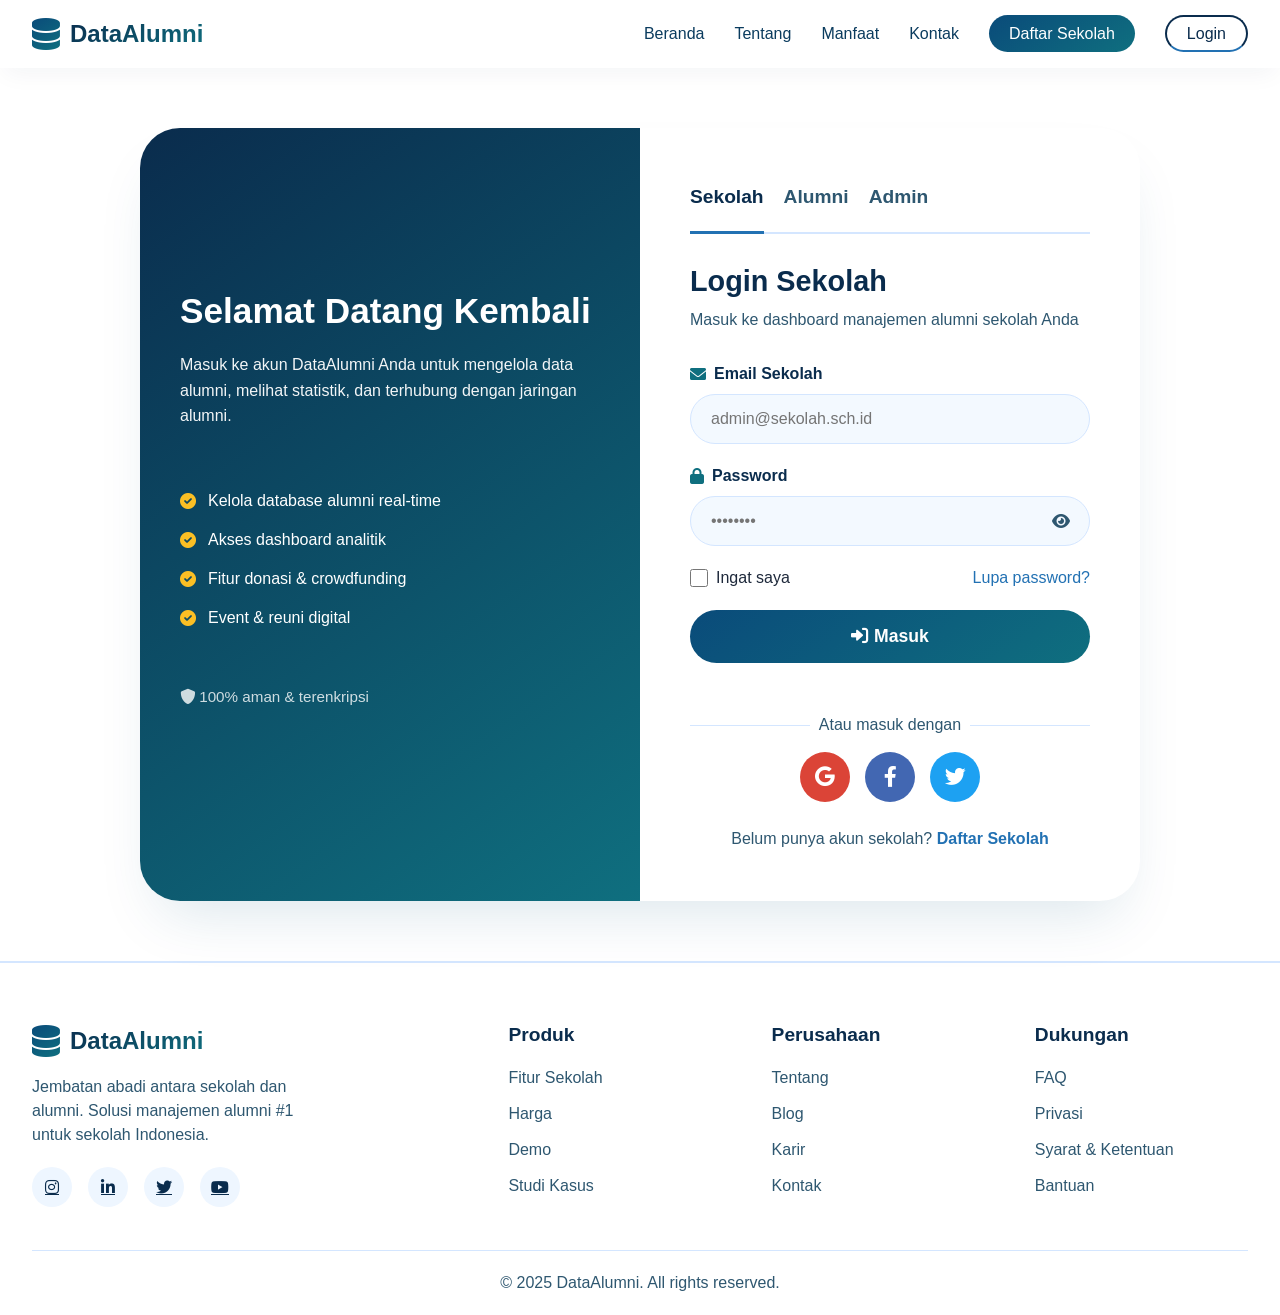
<file: login.html>
<!DOCTYPE html>
<html lang="id">
<head>
    <meta charset="UTF-8">
    <meta name="viewport" content="width=device-width, initial-scale=1.0">
    <title>DataAlumni - Login</title>
    <link rel="stylesheet" href="css/style.css">
    <link rel="stylesheet" href="https://cdnjs.cloudflare.com/ajax/libs/font-awesome/6.0.0/css/all.min.css">
    <link href="https://unpkg.com/aos@2.3.1/dist/aos.css" rel="stylesheet">
    <style>
        /* Additional CSS for login page */
        .login-container {
            min-height: calc(100vh - 200px);
            display: flex;
            align-items: center;
            justify-content: center;
            padding: 60px 0;
        }
        
        .login-card {
            background: white;
            border-radius: var(--radius-xl);
            box-shadow: var(--shadow-lg);
            overflow: hidden;
            max-width: 1000px;
            width: 100%;
            display: grid;
            grid-template-columns: 1fr 1fr;
        }
        
        .login-left {
            background: linear-gradient(145deg, var(--biru-deep), var(--biru-sea));
            padding: 50px 40px;
            color: white;
            display: flex;
            flex-direction: column;
            justify-content: center;
        }
        
        .login-left h2 {
            font-size: 2.2rem;
            margin-bottom: 20px;
        }
        
        .login-left p {
            margin-bottom: 30px;
            opacity: 0.95;
            line-height: 1.6;
        }
        
        .login-left .feature-list {
            list-style: none;
            margin-top: 30px;
        }
        
        .login-left .feature-list li {
            display: flex;
            align-items: center;
            gap: 12px;
            margin-bottom: 15px;
        }
        
        .login-left .feature-list li i {
            color: var(--emas);
        }
        
        .login-right {
            padding: 50px;
        }
        
        .login-tabs {
            display: flex;
            gap: 20px;
            margin-bottom: 30px;
            border-bottom: 2px solid var(--biru-soft);
            padding-bottom: 15px;
        }
        
        .tab {
            font-size: 1.2rem;
            font-weight: 600;
            color: #2e5770;
            cursor: pointer;
            padding: 5px 0;
            position: relative;
            transition: 0.2s;
        }
        
        .tab.active {
            color: var(--biru-deep);
        }
        
        .tab.active::after {
            content: '';
            position: absolute;
            bottom: -17px;
            left: 0;
            width: 100%;
            height: 3px;
            background: var(--biru-glow);
        }
        
        .login-form {
            display: none;
        }
        
        .login-form.active {
            display: block;
        }
        
        .login-form h3 {
            font-size: 1.8rem;
            color: var(--biru-deep);
            margin-bottom: 10px;
        }
        
        .form-subtitle {
            color: #2e5770;
            margin-bottom: 30px;
        }
        
        .form-group {
            margin-bottom: 20px;
        }
        
        .form-group label {
            display: flex;
            align-items: center;
            gap: 8px;
            font-weight: 600;
            color: var(--biru-deep);
            margin-bottom: 8px;
        }
        
        .form-group label i {
            color: var(--biru-sea);
        }
        
        .form-group input {
            width: 100%;
            padding: 15px 20px;
            border-radius: 40px;
            border: 1.5px solid var(--biru-soft);
            font-size: 1rem;
            transition: 0.2s;
            background: #f3f9ff;
        }
        
        .form-group input:focus {
            border-color: var(--biru-glow);
            outline: none;
            background: white;
            box-shadow: 0 0 0 4px rgba(34,113,179,0.1);
        }
        
        .password-field {
            position: relative;
        }
        
        .toggle-password {
            position: absolute;
            right: 20px;
            top: 50%;
            transform: translateY(-50%);
            cursor: pointer;
            color: #2e5770;
        }
        
        .form-options {
            display: flex;
            justify-content: space-between;
            align-items: center;
            margin: 20px 0;
        }
        
        .remember-me {
            display: flex;
            align-items: center;
            gap: 8px;
        }
        
        .remember-me input {
            width: 18px;
            height: 18px;
            accent-color: var(--biru-sea);
        }
        
        .forgot-password {
            color: var(--biru-glow);
            text-decoration: none;
            font-weight: 500;
        }
        
        .btn-login {
            background: linear-gradient(145deg, var(--biru-prof), var(--biru-sea));
            color: white;
            padding: 16px;
            border-radius: 60px;
            font-weight: 700;
            font-size: 1.1rem;
            border: none;
            width: 100%;
            cursor: pointer;
            transition: 0.3s;
            margin-bottom: 20px;
        }
        
        .btn-login:hover {
            transform: translateY(-3px);
            box-shadow: 0 20px 30px -10px var(--biru-prof);
        }
        
        .social-login {
            margin-top: 30px;
            text-align: center;
        }
        
        .social-login p {
            color: #2e5770;
            margin-bottom: 15px;
            position: relative;
        }
        
        .social-login p::before,
        .social-login p::after {
            content: '';
            position: absolute;
            top: 50%;
            width: 30%;
            height: 1px;
            background: var(--biru-soft);
        }
        
        .social-login p::before {
            left: 0;
        }
        
        .social-login p::after {
            right: 0;
        }
        
        .social-icons {
            display: flex;
            gap: 15px;
            justify-content: center;
        }
        
        .social-icon {
            width: 50px;
            height: 50px;
            border-radius: 50%;
            display: flex;
            align-items: center;
            justify-content: center;
            font-size: 1.3rem;
            transition: 0.3s;
            text-decoration: none;
        }
        
        .social-icon.google {
            background: #DB4437;
            color: white;
        }
        
        .social-icon.facebook {
            background: #4267B2;
            color: white;
        }
        
        .social-icon.twitter {
            background: #1DA1F2;
            color: white;
        }
        
        .social-icon:hover {
            transform: translateY(-3px);
            box-shadow: 0 10px 20px rgba(0,0,0,0.1);
        }
        
        .register-link {
            text-align: center;
            margin-top: 25px;
            color: #2e5770;
        }
        
        .register-link a {
            color: var(--biru-glow);
            font-weight: 600;
            text-decoration: none;
        }
        
        @media (max-width: 768px) {
            .login-card {
                grid-template-columns: 1fr;
            }
            
            .login-left {
                display: none;
            }
        }
    </style>
</head>
<body>
    <!-- Navbar -->
    <nav class="navbar">
        <div class="container">
            <div class="logo">
                <i class="fas fa-database"></i>
                <span>DataAlumni</span>
            </div>
            <div class="nav-toggle" id="navToggle">
                <i class="fas fa-bars"></i>
            </div>
            <ul class="nav-menu" id="navMenu">
                <li><a href="index.html">Beranda</a></li>
                <li><a href="about.html">Tentang</a></li>
                <li><a href="index.html#manfaat">Manfaat</a></li>
                <li><a href="kontak.html">Kontak</a></li>
                <li><a href="register.html" class="btn-nav">Daftar Sekolah</a></li>
                <li><a href="login.html" class="btn-nav-outline active">Login</a></li>
            </ul>
        </div>
    </nav>

    <!-- Login Container -->
    <div class="login-container">
        <div class="container">
            <div class="login-card" data-aos="fade-up">
                <!-- Left Side - Branding -->
                <div class="login-left">
                    <h2>Selamat Datang Kembali</h2>
                    <p>Masuk ke akun DataAlumni Anda untuk mengelola data alumni, melihat statistik, dan terhubung dengan jaringan alumni.</p>
                    
                    <ul class="feature-list">
                        <li><i class="fas fa-check-circle"></i> Kelola database alumni real-time</li>
                        <li><i class="fas fa-check-circle"></i> Akses dashboard analitik</li>
                        <li><i class="fas fa-check-circle"></i> Fitur donasi & crowdfunding</li>
                        <li><i class="fas fa-check-circle"></i> Event & reuni digital</li>
                    </ul>
                    
                    <div style="margin-top: 40px;">
                        <p style="font-size: 0.95rem; opacity: 0.8;">
                            <i class="fas fa-shield-alt"></i> 100% aman & terenkripsi
                        </p>
                    </div>
                </div>
                
                <!-- Right Side - Login Form -->
                <div class="login-right">
                    <!-- Tabs -->
                    <div class="login-tabs">
                        <div class="tab active" onclick="switchTab('sekolah')" id="tabSekolah">Sekolah</div>
                        <div class="tab" onclick="switchTab('alumni')" id="tabAlumni">Alumni</div>
                        <div class="tab" onclick="switchTab('admin')" id="tabAdmin">Admin</div>
                    </div>
                    
                    <!-- Form Sekolah -->
                    <div class="login-form active" id="formSekolah">
                        <h3>Login Sekolah</h3>
                        <p class="form-subtitle">Masuk ke dashboard manajemen alumni sekolah Anda</p>
                        
                        <form>
                            <div class="form-group">
                                <label><i class="fas fa-envelope"></i> Email Sekolah</label>
                                <input type="email" placeholder="admin@sekolah.sch.id">
                            </div>
                            
                            <div class="form-group">
                                <label><i class="fas fa-lock"></i> Password</label>
                                <div class="password-field">
                                    <input type="password" id="passwordSekolah" placeholder="••••••••">
                                    <i class="fas fa-eye toggle-password" onclick="togglePassword('passwordSekolah', this)"></i>
                                </div>
                            </div>
                            
                            <div class="form-options">
                                <label class="remember-me">
                                    <input type="checkbox"> Ingat saya
                                </label>
                                <a href="#" class="forgot-password" onclick="alert('Fitur lupa password (demo)')">Lupa password?</a>
                            </div>
                            
                            <button type="submit" class="btn-login" onclick="event.preventDefault(); alert('Login sekolah berhasil (demo mode)')">
                                <i class="fas fa-sign-in-alt"></i> Masuk
                            </button>
                        </form>
                    </div>
                    
                    <!-- Form Alumni -->
                    <div class="login-form" id="formAlumni">
                        <h3>Login Alumni</h3>
                        <p class="form-subtitle">Masuk ke portal alumni dan terhubung dengan almamater</p>
                        
                        <form>
                            <div class="form-group">
                                <label><i class="fas fa-envelope"></i> Email Alumni</label>
                                <input type="email" placeholder="nama@email.com">
                            </div>
                            
                            <div class="form-group">
                                <label><i class="fas fa-lock"></i> Password</label>
                                <div class="password-field">
                                    <input type="password" id="passwordAlumni" placeholder="••••••••">
                                    <i class="fas fa-eye toggle-password" onclick="togglePassword('passwordAlumni', this)"></i>
                                </div>
                            </div>
                            
                            <div class="form-options">
                                <label class="remember-me">
                                    <input type="checkbox"> Ingat saya
                                </label>
                                <a href="#" class="forgot-password" onclick="alert('Fitur lupa password (demo)')">Lupa password?</a>
                            </div>
                            
                            <button type="submit" class="btn-login" onclick="event.preventDefault(); alert('Login alumni berhasil (demo mode)')">
                                <i class="fas fa-sign-in-alt"></i> Masuk
                            </button>
                        </form>
                    </div>
                    
                    <!-- Form Admin -->
                    <div class="login-form" id="formAdmin">
                        <h3>Login Admin</h3>
                        <p class="form-subtitle">Akses panel admin DataAlumni</p>
                        
                        <form>
                            <div class="form-group">
                                <label><i class="fas fa-envelope"></i> Username</label>
                                <input type="text" placeholder="admin">
                            </div>
                            
                            <div class="form-group">
                                <label><i class="fas fa-lock"></i> Password</label>
                                <div class="password-field">
                                    <input type="password" id="passwordAdmin" placeholder="••••••••">
                                    <i class="fas fa-eye toggle-password" onclick="togglePassword('passwordAdmin', this)"></i>
                                </div>
                            </div>
                            
                            <div class="form-options">
                                <label class="remember-me">
                                    <input type="checkbox"> Ingat saya
                                </label>
                                <a href="#" class="forgot-password" onclick="alert('Fitur lupa password (demo)')">Lupa password?</a>
                            </div>
                            
                            <button type="submit" class="btn-login" onclick="event.preventDefault(); alert('Login admin berhasil (demo mode)')">
                                <i class="fas fa-sign-in-alt"></i> Masuk
                            </button>
                        </form>
                    </div>
                    
                    <!-- Social Login -->
                    <div class="social-login">
                        <p>Atau masuk dengan</p>
                        <div class="social-icons">
                            <a href="#" class="social-icon google" onclick="alert('Login dengan Google (demo)')"><i class="fab fa-google"></i></a>
                            <a href="#" class="social-icon facebook" onclick="alert('Login dengan Facebook (demo)')"><i class="fab fa-facebook-f"></i></a>
                            <a href="#" class="social-icon twitter" onclick="alert('Login dengan Twitter (demo)')"><i class="fab fa-twitter"></i></a>
                        </div>
                    </div>
                    
                    <!-- Register Link -->
                    <div class="register-link">
                        Belum punya akun sekolah? <a href="register.html">Daftar Sekolah</a>
                    </div>
                </div>
            </div>
        </div>
    </div>

    <!-- Footer -->
    <footer>
        <div class="container">
            <div class="footer-grid">
                <div class="footer-info">
                    <div class="logo">
                        <i class="fas fa-database"></i>
                        <span>DataAlumni</span>
                    </div>
                    <p>Jembatan abadi antara sekolah dan alumni. Solusi manajemen alumni #1 untuk sekolah Indonesia.</p>
                    <div class="social-links">
                        <a href="#"><i class="fab fa-instagram"></i></a>
                        <a href="#"><i class="fab fa-linkedin-in"></i></a>
                        <a href="#"><i class="fab fa-twitter"></i></a>
                        <a href="#"><i class="fab fa-youtube"></i></a>
                    </div>
                </div>
                <div class="footer-links">
                    <h4>Produk</h4>
                    <ul>
                        <li><a href="#">Fitur Sekolah</a></li>
                        <li><a href="#">Harga</a></li>
                        <li><a href="#">Demo</a></li>
                        <li><a href="#">Studi Kasus</a></li>
                    </ul>
                </div>
                <div class="footer-links">
                    <h4>Perusahaan</h4>
                    <ul>
                        <li><a href="about.html">Tentang</a></li>
                        <li><a href="#">Blog</a></li>
                        <li><a href="#">Karir</a></li>
                        <li><a href="kontak.html">Kontak</a></li>
                    </ul>
                </div>
                <div class="footer-links">
                    <h4>Dukungan</h4>
                    <ul>
                        <li><a href="#">FAQ</a></li>
                        <li><a href="#">Privasi</a></li>
                        <li><a href="#">Syarat & Ketentuan</a></li>
                        <li><a href="#">Bantuan</a></li>
                    </ul>
                </div>
            </div>
            <div class="footer-bottom">
                <p>&copy; 2025 DataAlumni. All rights reserved.</p>
            </div>
        </div>
    </footer>

    <script src="https://unpkg.com/aos@2.3.1/dist/aos.js"></script>
    <script src="js/script.js"></script>
    <script>
        // Tab switching function
        function switchTab(role) {
            // Remove active class from all tabs
            document.querySelectorAll('.tab').forEach(tab => {
                tab.classList.remove('active');
            });
            
            // Remove active class from all forms
            document.querySelectorAll('.login-form').forEach(form => {
                form.classList.remove('active');
            });
            
            // Add active class to selected tab
            if (role === 'sekolah') {
                document.getElementById('tabSekolah').classList.add('active');
                document.getElementById('formSekolah').classList.add('active');
            } else if (role === 'alumni') {
                document.getElementById('tabAlumni').classList.add('active');
                document.getElementById('formAlumni').classList.add('active');
            } else if (role === 'admin') {
                document.getElementById('tabAdmin').classList.add('active');
                document.getElementById('formAdmin').classList.add('active');
            }
        }
        
        // Password toggle function
        function togglePassword(inputId, element) {
            const input = document.getElementById(inputId);
            if (input.type === 'password') {
                input.type = 'text';
                element.classList.remove('fa-eye');
                element.classList.add('fa-eye-slash');
            } else {
                input.type = 'password';
                element.classList.remove('fa-eye-slash');
                element.classList.add('fa-eye');
            }
        }
    </script>
</body>
</html>
</file>
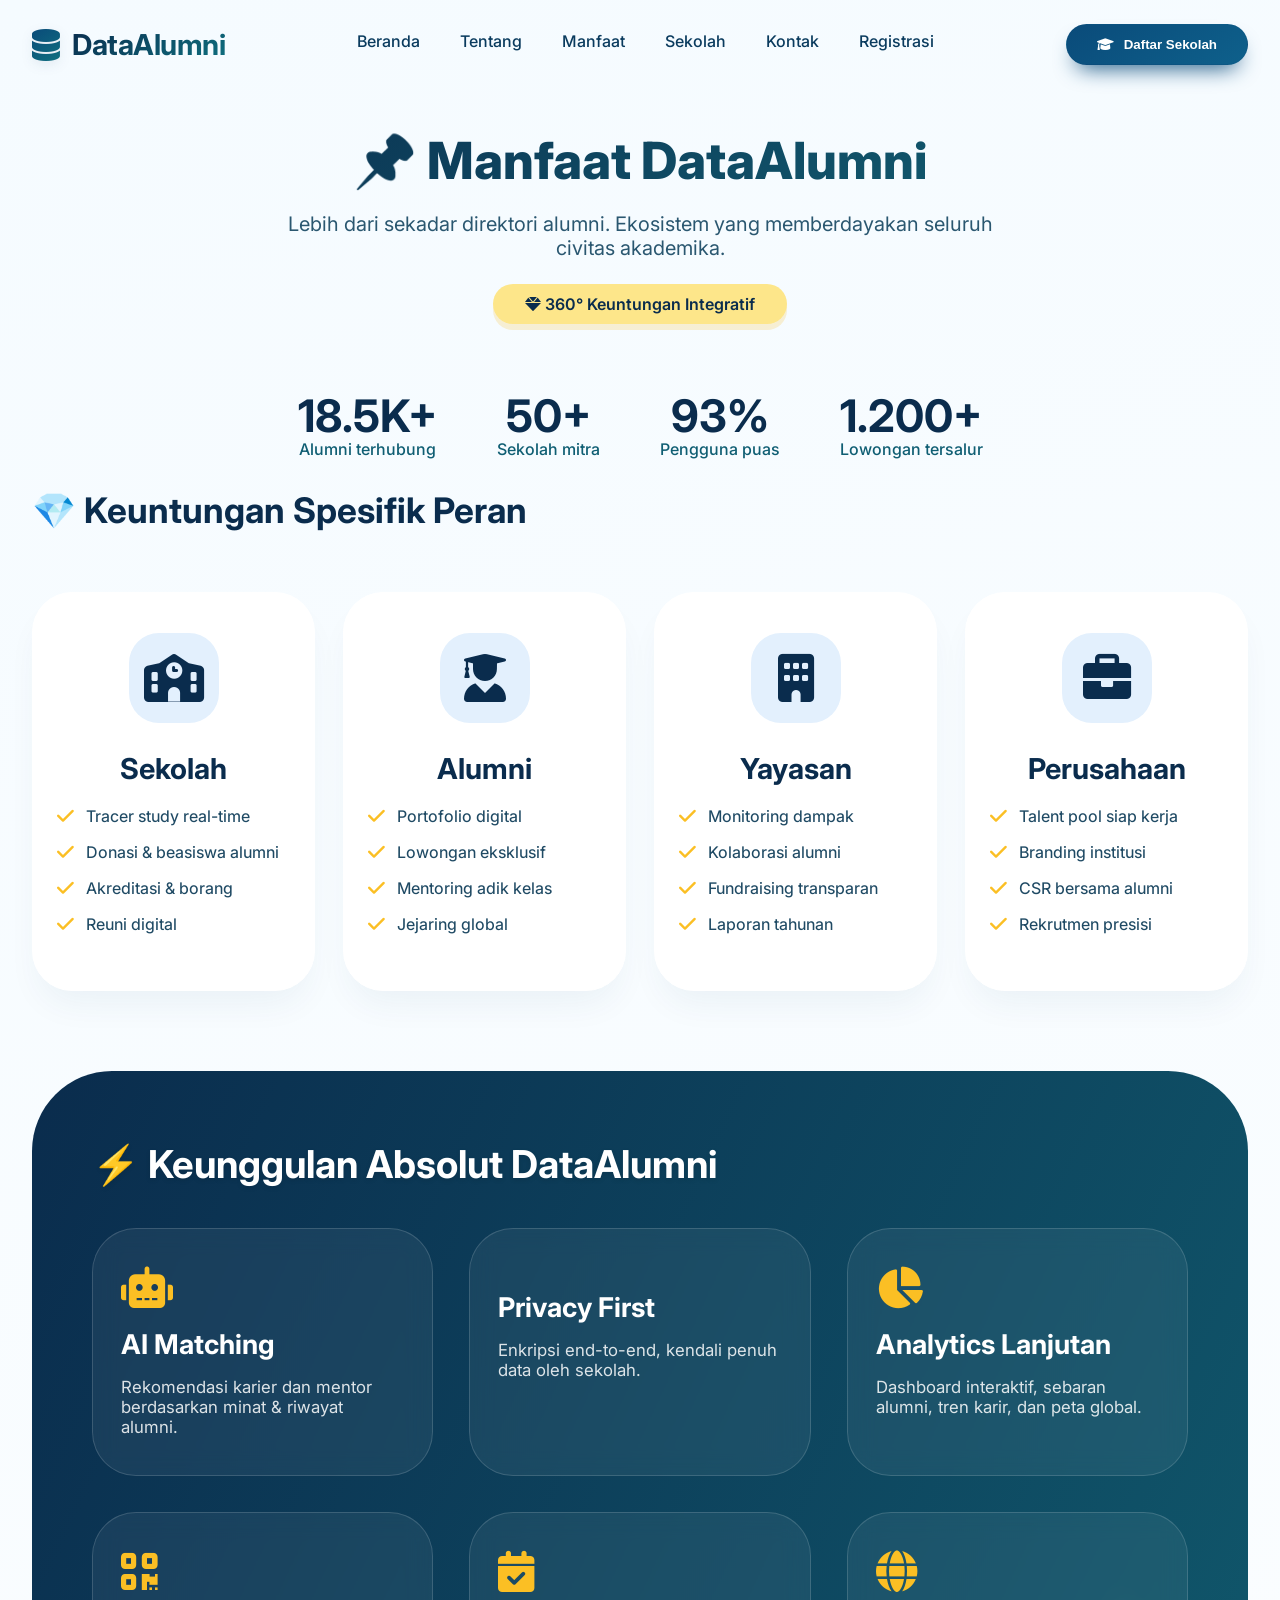
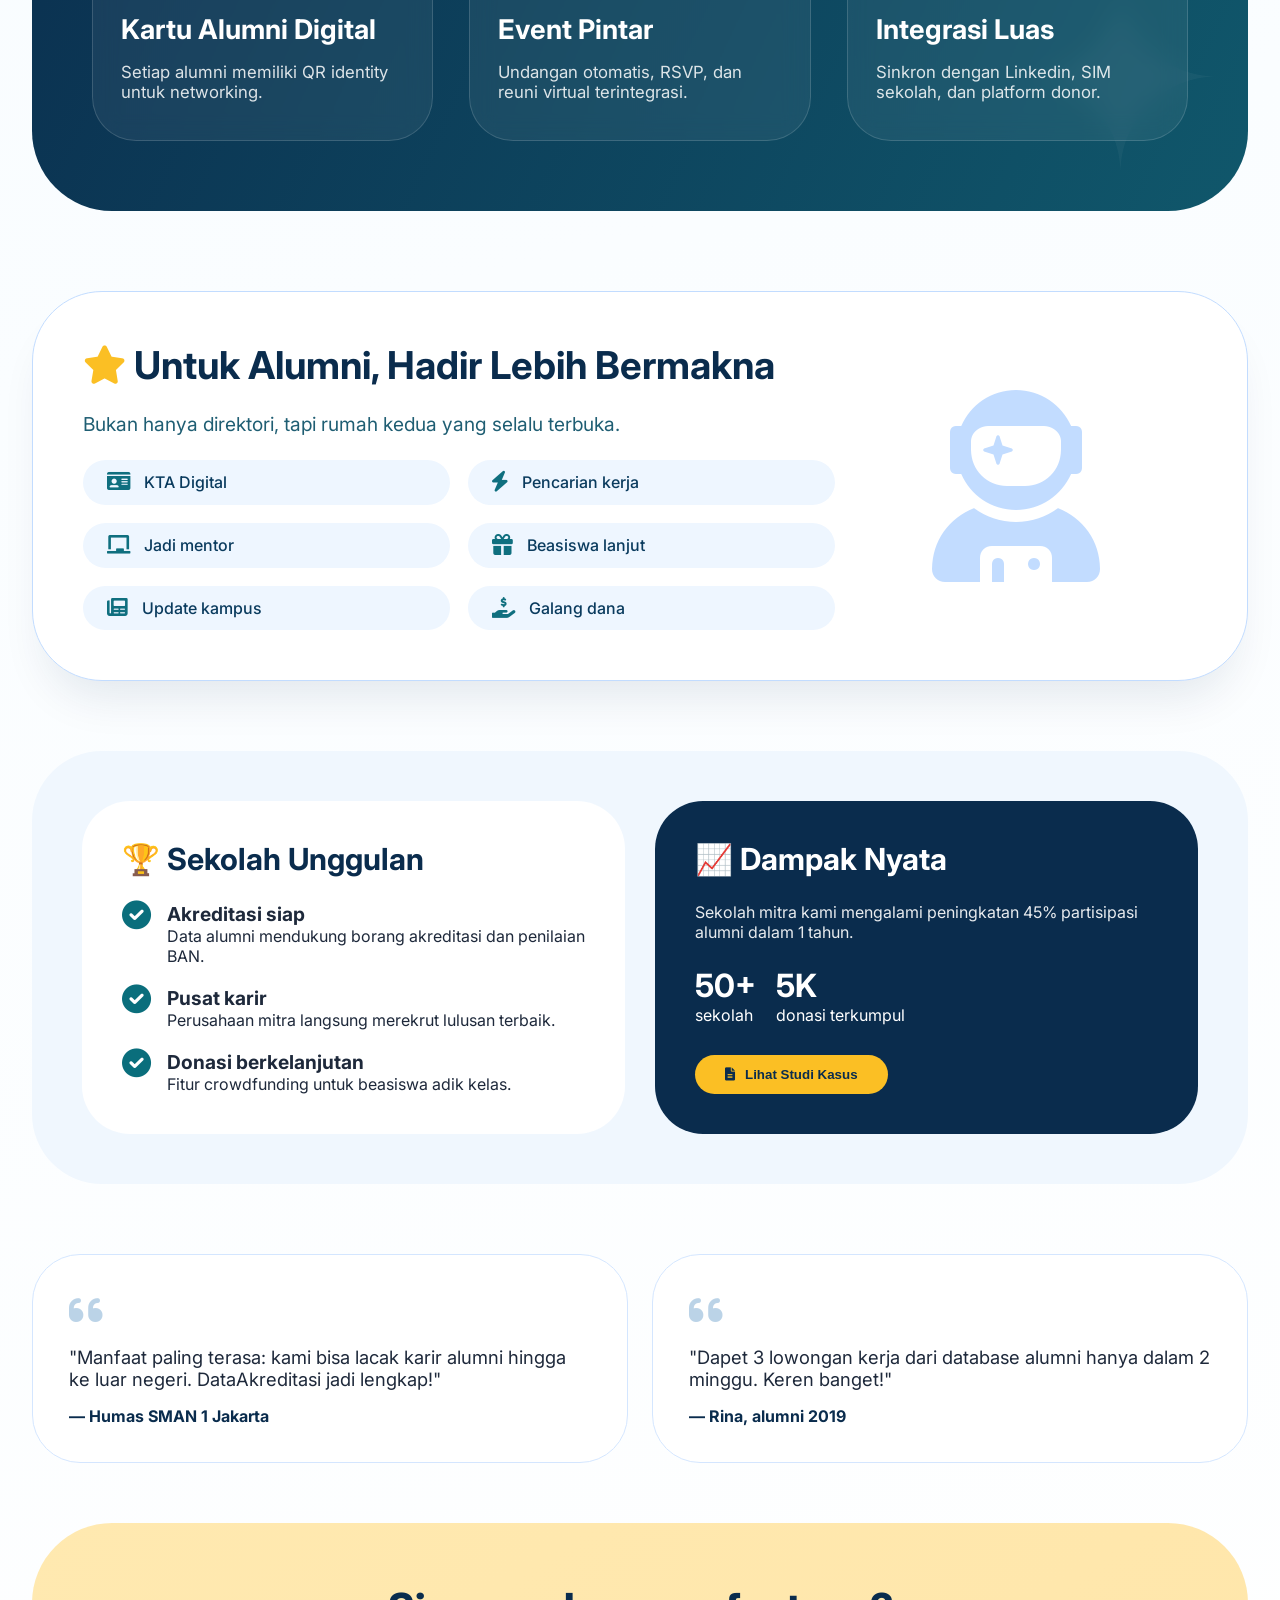
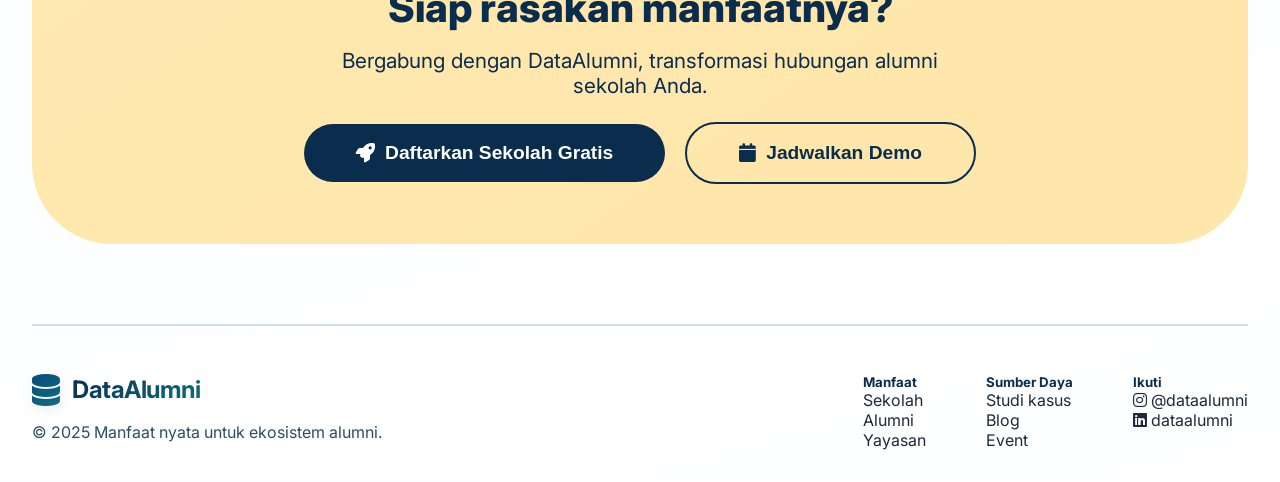
<file: manfaat.html>
<!DOCTYPE html>
<html lang="id">
<head>
  <meta charset="UTF-8">
  <meta name="viewport" content="width=device-width, initial-scale=1.0, maximum-scale=1.5">
  <title>DataAlumni • Manfaat Lengkap untuk Semua</title>
  <!-- Fonts & Icons -->
  <link href="https://fonts.googleapis.com/css2?family=Inter:opsz,wght@14..32,300;14..32,400;14..32,500;14..32,600;14..32,700;14..32,800&display=swap" rel="stylesheet">
  <link rel="stylesheet" href="https://cdnjs.cloudflare.com/ajax/libs/font-awesome/6.0.0-beta3/css/all.min.css">
  <!-- AOS -->
  <link href="https://unpkg.com/aos@2.3.1/dist/aos.css" rel="stylesheet">
  <style>
    * {
      margin: 0;
      padding: 0;
      box-sizing: border-box;
    }

    body {
      font-family: 'Inter', sans-serif;
      background: linear-gradient(165deg, #f5fbff 0%, #ffffff 100%);
      color: #1e293b;
      overflow-x: hidden;
    }

    :root {
      --biru-deep: #0a2c4d;
      --biru-prof: #0a4b7a;
      --biru-sea: #0f6f7f;
      --biru-glow: #2271b3;
      --biru-mist: #e3f0fd;
      --biru-soft: #d4e6ff;
      --biru-ice: #c2dcff;
      --emas: #fbbf24;
      --emas-light: #fde68a;
      --emas-pale: #fef3c7;
      --putih: #ffffff;
      --abu-ringan: #f8fcff;
      --shadow-elevation: 0 30px 45px -15px rgba(10, 44, 77, 0.1);
      --shadow-hover: 0 40px 55px -15px rgba(2, 80, 120, 0.2);
      --radius-xl: 2.5rem;
      --radius-lg: 2rem;
      --radius-md: 1.5rem;
    }

    .container {
      max-width: 1280px;
      margin: 0 auto;
      padding: 0 32px;
    }

    /* NAVIGASI (konsisten) */
    nav {
      display: flex;
      justify-content: space-between;
      align-items: center;
      padding: 24px 0;
      flex-wrap: wrap;
    }

    .logo {
      display: flex;
      align-items: center;
      gap: 12px;
    }
    .logo i {
      font-size: 2rem;
      background: linear-gradient(145deg, #0a4b7a, #0f6f7f);
      -webkit-background-clip: text;
      -webkit-text-fill-color: transparent;
      filter: drop-shadow(0 4px 6px rgba(10,44,77,0.08));
    }
    .logo span {
      font-size: 1.8rem;
      font-weight: 700;
      letter-spacing: -0.5px;
      background: linear-gradient(145deg, #0a2c4d, #0f6f7f);
      -webkit-background-clip: text;
      -webkit-text-fill-color: transparent;
    }

    .nav-links {
      display: flex;
      gap: 40px;
      font-weight: 500;
    }
    .nav-links a {
      color: #0a3b5e;
      text-decoration: none;
      border-bottom: 2px solid transparent;
      padding-bottom: 6px;
      transition: 0.2s;
    }
    .nav-links a:hover {
      border-bottom-color: var(--biru-glow);
      color: var(--biru-deep);
    }
    .btn {
      background: white;
      padding: 12px 30px;
      border-radius: 60px;
      font-weight: 600;
      border: 1px solid rgba(10,75,122,0.1);
      display: inline-flex;
      align-items: center;
      gap: 10px;
      cursor: pointer;
      transition: 0.2s;
    }
    .btn-primary {
      background: linear-gradient(145deg, #0a4b7a, #0e608b);
      color: white;
      box-shadow: 0 12px 22px -10px #0a4b7a;
    }
    .btn-primary:hover {
      background: linear-gradient(145deg, #0e5d8a, #0a4b7a);
      transform: translateY(-3px);
      box-shadow: 0 24px 30px -12px #0a4b7a;
    }

    /* HEADER HALAMAN MANFAAT */
    .benefits-header {
      padding: 40px 0 20px;
      text-align: center;
      position: relative;
    }
    .benefits-header h1 {
      font-size: 3.2rem;
      font-weight: 800;
      background: linear-gradient(145deg, #0a2c4d, #136375);
      -webkit-background-clip: text;
      -webkit-text-fill-color: transparent;
      margin-bottom: 20px;
    }
    .benefits-header p {
      font-size: 1.25rem;
      color: #2a5770;
      max-width: 750px;
      margin: 0 auto 24px;
    }
    .benefits-badge {
      background: var(--emas-light);
      color: #0a2c4d;
      padding: 10px 32px;
      border-radius: 60px;
      display: inline-block;
      font-weight: 600;
      box-shadow: 0 6px 0 rgba(251,191,36,0.2);
    }

    /* QUICK STATS MANFAAT */
    .impact-stats {
      display: flex;
      justify-content: center;
      gap: 60px;
      margin: 50px 0 30px;
      flex-wrap: wrap;
    }
    .impact-item {
      text-align: center;
    }
    .impact-item h2 {
      font-size: 2.8rem;
      font-weight: 700;
      color: var(--biru-deep);
      line-height: 1;
    }
    .impact-item p {
      color: #0f5e73;
      font-weight: 500;
    }

    /* ========== MANFAAT UTAMA ========== */
    /* Role-based benefit cards — 4 role besar */
    .role-grid {
      display: grid;
      grid-template-columns: repeat(4, 1fr);
      gap: 28px;
      margin: 60px 0 40px;
    }
    .role-card {
      background: white;
      border-radius: 40px;
      padding: 40px 24px;
      text-align: center;
      box-shadow: 0 20px 35px -8px rgba(2, 70, 110, 0.06);
      border: 1px solid white;
      transition: all 0.25s cubic-bezier(0.2, 0, 0, 1);
      position: relative;
      overflow: hidden;
    }
    .role-card::after {
      content: "";
      position: absolute;
      bottom: 0;
      left: 0;
      width: 100%;
      height: 8px;
      background: linear-gradient(90deg, var(--biru-glow), var(--emas));
      transform: scaleX(0);
      transition: transform 0.3s;
      transform-origin: left;
    }
    .role-card:hover::after {
      transform: scaleX(1);
    }
    .role-card:hover {
      transform: translateY(-12px);
      box-shadow: var(--shadow-hover);
      border-color: var(--biru-soft);
    }
    .role-icon {
      background: var(--biru-mist);
      width: 90px;
      height: 90px;
      border-radius: 30px;
      display: flex;
      align-items: center;
      justify-content: center;
      margin: 0 auto 28px;
      transition: 0.2s;
    }
    .role-card:hover .role-icon {
      background: var(--biru-deep);
    }
    .role-card:hover .role-icon i {
      color: white;
    }
    .role-icon i {
      font-size: 3rem;
      color: var(--biru-deep);
      transition: 0.2s;
    }
    .role-card h3 {
      font-size: 1.8rem;
      font-weight: 700;
      color: var(--biru-deep);
      margin-bottom: 16px;
    }
    .role-benefit-list {
      list-style: none;
      text-align: left;
      margin-top: 20px;
    }
    .role-benefit-list li {
      margin-bottom: 16px;
      display: flex;
      align-items: center;
      gap: 12px;
      font-weight: 450;
      color: #1f4a64;
    }
    .role-benefit-list li i {
      color: var(--emas);
      font-size: 1.2rem;
    }

    /* ========== MANFAAT DETAIL SUPERIOR ========== */
    .superior-section {
      background: linear-gradient(115deg, #0a2c4d 0%, #10576b 100%);
      border-radius: 80px;
      padding: 70px 60px;
      color: white;
      margin: 80px 0;
      position: relative;
      overflow: hidden;
    }
    .superior-section::before {
      content: "✦";
      position: absolute;
      right: 20px;
      bottom: -20px;
      font-size: 16rem;
      opacity: 0.04;
      color: white;
      font-family: serif;
    }
    .superior-grid {
      display: grid;
      grid-template-columns: repeat(3, 1fr);
      gap: 36px;
    }
    .superior-item {
      backdrop-filter: blur(12px);
      background: rgba(255,255,255,0.06);
      border: 1px solid rgba(255,255,255,0.15);
      border-radius: 44px;
      padding: 38px 28px;
      transition: 0.25s;
    }
    .superior-item:hover {
      background: rgba(255,255,255,0.12);
      border-color: rgba(255,255,255,0.4);
      transform: translateY(-8px);
    }
    .superior-item i {
      font-size: 2.6rem;
      color: var(--emas);
      margin-bottom: 20px;
    }
    .superior-item h4 {
      font-size: 1.7rem;
      font-weight: 700;
      margin-bottom: 16px;
    }
    .superior-item p {
      color: rgba(255,255,255,0.85);
      font-size: 1.05rem;
    }

    /* ========== MANFAAT UNTUK ALUMNI (section spesial) ========== */
    .alumni-banner {
      display: flex;
      flex-wrap: wrap;
      background: white;
      border-radius: 70px;
      padding: 50px 50px;
      margin: 70px 0;
      box-shadow: var(--shadow-elevation);
      border: 1px solid var(--biru-ice);
      align-items: center;
    }
    .alumni-banner-text {
      flex: 1 1 300px;
    }
    .alumni-banner-text h2 {
      font-size: 2.4rem;
      font-weight: 700;
      color: var(--biru-deep);
      margin-bottom: 24px;
    }
    .alumni-feature-list {
      display: grid;
      grid-template-columns: 1fr 1fr;
      gap: 18px;
      margin-top: 24px;
    }
    .alumni-feature {
      display: flex;
      align-items: center;
      gap: 14px;
      background: #eef6ff;
      padding: 12px 24px;
      border-radius: 50px;
      font-weight: 500;
      color: #0a3b5e;
    }
    .alumni-feature i {
      color: var(--biru-sea);
      font-size: 1.3rem;
    }

    /* ========== MANFAAT UNTUK SEKOLAH (counterpart) ========== */
    .school-premium {
      display: grid;
      grid-template-columns: 1fr 1fr;
      gap: 30px;
      background: #f0f7fe;
      border-radius: 70px;
      padding: 50px;
      margin: 70px 0;
    }
    .school-premium-card {
      background: white;
      border-radius: 48px;
      padding: 40px;
    }
    .school-premium-card h3 {
      font-size: 1.9rem;
      color: var(--biru-deep);
      margin-bottom: 24px;
    }

    /* ========== CALL TO ACTION MANFAAT ========== */
    .cta-manfaat {
      background: linear-gradient(145deg, #ffe9b0, #ffe6aa);
      border-radius: 80px;
      padding: 60px 60px;
      text-align: center;
      margin: 50px 0 80px;
      color: #0a2c4d;
    }
    .cta-manfaat h2 {
      font-size: 2.5rem;
      font-weight: 800;
      margin-bottom: 16px;
    }
    .cta-manfaat .btn {
      background: var(--biru-deep);
      color: white;
      padding: 18px 52px;
      font-size: 1.2rem;
      margin-top: 24px;
      border: none;
    }
    .cta-manfaat .btn:hover {
      background: #0e5e8a;
    }

    /* FOOTER */
    footer {
      padding: 48px 0 32px;
      border-top: 2px solid #cde0f0;
      display: flex;
      justify-content: space-between;
      flex-wrap: wrap;
      margin-top: 30px;
    }

    @media (max-width: 1000px) {
      .role-grid { grid-template-columns: repeat(2, 1fr); }
      .superior-grid { grid-template-columns: repeat(2, 1fr); }
    }
    @media (max-width: 700px) {
      .role-grid { grid-template-columns: 1fr; }
      .superior-grid { grid-template-columns: 1fr; }
      .school-premium { grid-template-columns: 1fr; }
      .benefits-header h1 { font-size: 2.4rem; }
    }
  </style>
</head>
<body>
  <div class="container">
    <!-- NAVIGASI -->
    <nav>
      <div class="logo">
        <i class="fas fa-database"></i>
        <span>DataAlumni</span>
      </div>
      <div class="nav-links">
        <a href="#">Beranda</a>
        <a href="#">Tentang</a>
        <a href="#manfaat">Manfaat</a>
        <a href="#">Sekolah</a>
        <a href="#">Kontak</a>
        <a href="#">Registrasi</a>
      </div>
      <div>
        <button class="btn btn-primary" onclick="alert('Mulai registrasi sekolah')"><i class="fas fa-graduation-cap"></i> Daftar Sekolah</button>
      </div>
    </nav>

    <!-- MAIN TITLE MANFAAT -->
    <div class="benefits-header" data-aos="fade-down">
      <h1>📌 Manfaat DataAlumni</h1>
      <p>Lebih dari sekadar direktori alumni. Ekosistem yang memberdayakan seluruh civitas akademika.</p>
      <span class="benefits-badge"><i class="fas fa-gem"></i> 360° Keuntungan Integratif</span>
    </div>

    <!-- STATISTIK DAMPAK (angka interaktif) -->
    <div class="impact-stats">
      <div class="impact-item" data-aos="zoom-in">
        <h2>18.5K+</h2>
        <p>Alumni terhubung</p>
      </div>
      <div class="impact-item" data-aos="zoom-in" data-aos-delay="50">
        <h2>50+</h2>
        <p>Sekolah mitra</p>
      </div>
      <div class="impact-item" data-aos="zoom-in" data-aos-delay="100">
        <h2>93%</h2>
        <p>Pengguna puas</p>
      </div>
      <div class="impact-item" data-aos="zoom-in" data-aos-delay="150">
        <h2>1.200+</h2>
        <p>Lowongan tersalur</p>
      </div>
    </div>

    <!-- ========== 4 PERAN UTAMA ========== -->
    <div id="manfaat" style="scroll-margin-top: 40px;">
      <h2 style="font-size: 2.2rem; color: var(--biru-deep); margin-bottom: 20px;" data-aos="fade-right">💎 Keuntungan Spesifik Peran</h2>
      <div class="role-grid">
        <!-- 1. Sekolah -->
        <div class="role-card" data-aos="flip-left">
          <div class="role-icon">
            <i class="fas fa-school"></i>
          </div>
          <h3>Sekolah</h3>
          <ul class="role-benefit-list">
            <li><i class="fas fa-check"></i> Tracer study real-time</li>
            <li><i class="fas fa-check"></i> Donasi & beasiswa alumni</li>
            <li><i class="fas fa-check"></i> Akreditasi & borang</li>
            <li><i class="fas fa-check"></i> Reuni digital</li>
          </ul>
        </div>
        <!-- 2. Alumni -->
        <div class="role-card" data-aos="flip-left" data-aos-delay="50">
          <div class="role-icon">
            <i class="fas fa-user-graduate"></i>
          </div>
          <h3>Alumni</h3>
          <ul class="role-benefit-list">
            <li><i class="fas fa-check"></i> Portofolio digital</li>
            <li><i class="fas fa-check"></i> Lowongan eksklusif</li>
            <li><i class="fas fa-check"></i> Mentoring adik kelas</li>
            <li><i class="fas fa-check"></i> Jejaring global</li>
          </ul>
        </div>
        <!-- 3. Yayasan -->
        <div class="role-card" data-aos="flip-left" data-aos-delay="100">
          <div class="role-icon">
            <i class="fas fa-building"></i>
          </div>
          <h3>Yayasan</h3>
          <ul class="role-benefit-list">
            <li><i class="fas fa-check"></i> Monitoring dampak</li>
            <li><i class="fas fa-check"></i> Kolaborasi alumni</li>
            <li><i class="fas fa-check"></i> Fundraising transparan</li>
            <li><i class="fas fa-check"></i> Laporan tahunan</li>
          </ul>
        </div>
        <!-- 4. Perusahaan -->
        <div class="role-card" data-aos="flip-left" data-aos-delay="150">
          <div class="role-icon">
            <i class="fas fa-briefcase"></i>
          </div>
          <h3>Perusahaan</h3>
          <ul class="role-benefit-list">
            <li><i class="fas fa-check"></i> Talent pool siap kerja</li>
            <li><i class="fas fa-check"></i> Branding institusi</li>
            <li><i class="fas fa-check"></i> CSR bersama alumni</li>
            <li><i class="fas fa-check"></i> Rekrutmen presisi</li>
          </ul>
        </div>
      </div>
    </div>

    <!-- ========== SUPERIOR ADVANTAGES (keunggulan mutlak) ========== -->
    <div class="superior-section" data-aos="zoom-in-up">
      <h2 style="font-size: 2.4rem; font-weight: 700; margin-bottom: 40px; color: white; text-shadow: 0 2px 5px rgba(0,0,0,0.1);">⚡ Keunggulan Absolut DataAlumni</h2>
      <div class="superior-grid">
        <div class="superior-item">
          <i class="fas fa-robot"></i>
          <h4>AI Matching</h4>
          <p>Rekomendasi karier dan mentor berdasarkan minat & riwayat alumni.</p>
        </div>
        <div class="superior-item">
          <i class="fas fa-shield-haltered"></i>
          <h4>Privacy First</h4>
          <p>Enkripsi end-to-end, kendali penuh data oleh sekolah.</p>
        </div>
        <div class="superior-item">
          <i class="fas fa-chart-pie"></i>
          <h4>Analytics Lanjutan</h4>
          <p>Dashboard interaktif, sebaran alumni, tren karir, dan peta global.</p>
        </div>
        <div class="superior-item">
          <i class="fas fa-qrcode"></i>
          <h4>Kartu Alumni Digital</h4>
          <p>Setiap alumni memiliki QR identity untuk networking.</p>
        </div>
        <div class="superior-item">
          <i class="fas fa-calendar-check"></i>
          <h4>Event Pintar</h4>
          <p>Undangan otomatis, RSVP, dan reuni virtual terintegrasi.</p>
        </div>
        <div class="superior-item">
          <i class="fas fa-globe"></i>
          <h4>Integrasi Luas</h4>
          <p>Sinkron dengan Linkedin, SIM sekolah, dan platform donor.</p>
        </div>
      </div>
    </div>

    <!-- ========== SPOTLIGHT MANFAAT UNTUK ALUMNI (lebih intim) ========== -->
    <div class="alumni-banner" data-aos="fade-right">
      <div class="alumni-banner-text">
        <h2><i class="fas fa-star" style="color: var(--emas);"></i> Untuk Alumni, Hadir Lebih Bermakna</h2>
        <p style="font-size: 1.2rem; color: #1f5e73; margin-bottom: 24px;">Bukan hanya direktori, tapi rumah kedua yang selalu terbuka.</p>
        <div class="alumni-feature-list">
          <div class="alumni-feature"><i class="fas fa-id-card"></i> KTA Digital</div>
          <div class="alumni-feature"><i class="fas fa-bolt"></i> Pencarian kerja</div>
          <div class="alumni-feature"><i class="fas fa-chalkboard"></i> Jadi mentor</div>
          <div class="alumni-feature"><i class="fas fa-gift"></i> Beasiswa lanjut</div>
          <div class="alumni-feature"><i class="fas fa-newspaper"></i> Update kampus</div>
          <div class="alumni-feature"><i class="fas fa-hand-holding-usd"></i> Galang dana</div>
        </div>
      </div>
      <div style="flex: 0.8; display: flex; justify-content: center;">
        <i class="fas fa-user-astronaut" style="font-size: 12rem; color: var(--biru-ice);"></i>
      </div>
    </div>

    <!-- ========== MANFAAT PREMIUM UNTUK SEKOLAH ========== -->
    <div class="school-premium" data-aos="fade-left">
      <div class="school-premium-card">
        <h3>🏆 Sekolah Unggulan</h3>
        <div style="display: flex; flex-direction: column; gap: 20px;">
          <div style="display: flex; gap: 16px;">
            <i class="fas fa-check-circle" style="color: #0a6e7c; font-size: 1.8rem;"></i>
            <div><strong style="font-size: 1.2rem;">Akreditasi siap</strong><br>Data alumni mendukung borang akreditasi dan penilaian BAN.</div>
          </div>
          <div style="display: flex; gap: 16px;">
            <i class="fas fa-check-circle" style="color: #0a6e7c; font-size: 1.8rem;"></i>
            <div><strong style="font-size: 1.2rem;">Pusat karir</strong><br>Perusahaan mitra langsung merekrut lulusan terbaik.</div>
          </div>
          <div style="display: flex; gap: 16px;">
            <i class="fas fa-check-circle" style="color: #0a6e7c; font-size: 1.8rem;"></i>
            <div><strong style="font-size: 1.2rem;">Donasi berkelanjutan</strong><br>Fitur crowdfunding untuk beasiswa adik kelas.</div>
          </div>
        </div>
      </div>
      <div class="school-premium-card" style="background: var(--biru-deep); color: white;">
        <h3 style="color: white;">📈 Dampak Nyata</h3>
        <p style="margin-bottom: 24px; opacity: 0.9;">Sekolah mitra kami mengalami peningkatan 45% partisipasi alumni dalam 1 tahun.</p>
        <div style="display: flex; gap: 20px;">
          <div><span style="font-size: 2rem; font-weight: 700;">50+</span><br>sekolah</div>
          <div><span style="font-size: 2rem; font-weight: 700;">5K</span><br>donasi terkumpul</div>
        </div>
        <button class="btn" style="margin-top: 30px; background: var(--emas); color: #0a2c4d; font-weight: 700; border: none;" onclick="alert('Lihat studi kasus sekolah')"><i class="fas fa-file-alt"></i> Lihat Studi Kasus</button>
      </div>
    </div>

    <!-- ========== MANFAAT TAMBAHAN - TESTIMONI CEPAT ========== -->
    <div style="display: flex; gap: 24px; flex-wrap: wrap; margin: 60px 0;" data-aos="fade-up">
      <div style="background: white; border-radius: 48px; padding: 36px; flex: 1 1 280px; border: 1px solid var(--biru-soft);">
        <i class="fas fa-quote-left" style="font-size: 2.4rem; color: var(--biru-glow); opacity: 0.3;"></i>
        <p style="font-size: 1.15rem; margin: 16px 0;">"Manfaat paling terasa: kami bisa lacak karir alumni hingga ke luar negeri. DataAkreditasi jadi lengkap!"</p>
        <p style="font-weight: 700; color: var(--biru-deep);">— Humas SMAN 1 Jakarta</p>
      </div>
      <div style="background: white; border-radius: 48px; padding: 36px; flex: 1 1 280px; border: 1px solid var(--biru-soft);">
        <i class="fas fa-quote-left" style="font-size: 2.4rem; color: var(--biru-glow); opacity: 0.3;"></i>
        <p style="font-size: 1.15rem; margin: 16px 0;">"Dapet 3 lowongan kerja dari database alumni hanya dalam 2 minggu. Keren banget!"</p>
        <p style="font-weight: 700; color: var(--biru-deep);">— Rina, alumni 2019</p>
      </div>
    </div>

    <!-- ========== CALL TO ACTION MANFAAT ========== -->
    <div class="cta-manfaat">
      <h2>Siap rasakan manfaatnya?</h2>
      <p style="font-size: 1.3rem; max-width: 600px; margin: 0 auto;">Bergabung dengan DataAlumni, transformasi hubungan alumni sekolah Anda.</p>
      <button class="btn" onclick="alert('Registrasi sekolah — demo')"><i class="fas fa-rocket"></i> Daftarkan Sekolah Gratis</button>
      <button class="btn" style="background: transparent; border: 2px solid var(--biru-deep); color: var(--biru-deep); margin-left: 16px;" onclick="alert('Jadwal demo')"><i class="fas fa-calendar"></i> Jadwalkan Demo</button>
    </div>

    <!-- FOOTER -->
    <footer>
      <div style="display: flex; gap: 60px; flex-wrap: wrap; width: 100%;">
        <div style="flex: 2;">
          <div class="logo" style="margin-bottom: 16px;">
            <i class="fas fa-database"></i>
            <span style="font-size: 1.5rem;">DataAlumni</span>
          </div>
          <p style="color:#2a4e66;">© 2025 Manfaat nyata untuk ekosistem alumni.</p>
        </div>
        <div>
          <h5 style="color: var(--biru-deep);">Manfaat</h5>
          <p>Sekolah</p>
          <p>Alumni</p>
          <p>Yayasan</p>
        </div>
        <div>
          <h5 style="color: var(--biru-deep);">Sumber Daya</h5>
          <p>Studi kasus</p>
          <p>Blog</p>
          <p>Event</p>
        </div>
        <div>
          <h5 style="color: var(--biru-deep);">Ikuti</h5>
          <p><i class="fab fa-instagram"></i> @dataalumni</p>
          <p><i class="fab fa-linkedin"></i> dataalumni</p>
        </div>
      </div>
    </footer>
  </div>

  <script src="https://unpkg.com/aos@2.3.1/dist/aos.js"></script>
  <script>
    AOS.init({
      once: true,
      duration: 700,
      offset: 60
    });

    // interaksi halus tambahan
    console.log("Halaman Manfaat DataAlumni - Biru & Emas elegan");
  </script>
  <style>
    /* tambahan micro interaction */
    .role-card {
      cursor: default;
    }
    .impact-item h2 {
      animation: fadeSlide 0.6s;
    }
    @keyframes fadeSlide {
      from { opacity: 0; transform: translateY(10px); }
      to { opacity: 1; transform: translateY(0); }
    }
    .btn {
      transition: all 0.2s;
    }
    .btn:hover {
      transform: translateY(-3px);
      box-shadow: 0 16px 28px -10px #0a4b7a70;
    }
    ::selection {
      background: #fbbf24;
      color: #0a2c4d;
    }
  </style>
</body>
</html>
</file>
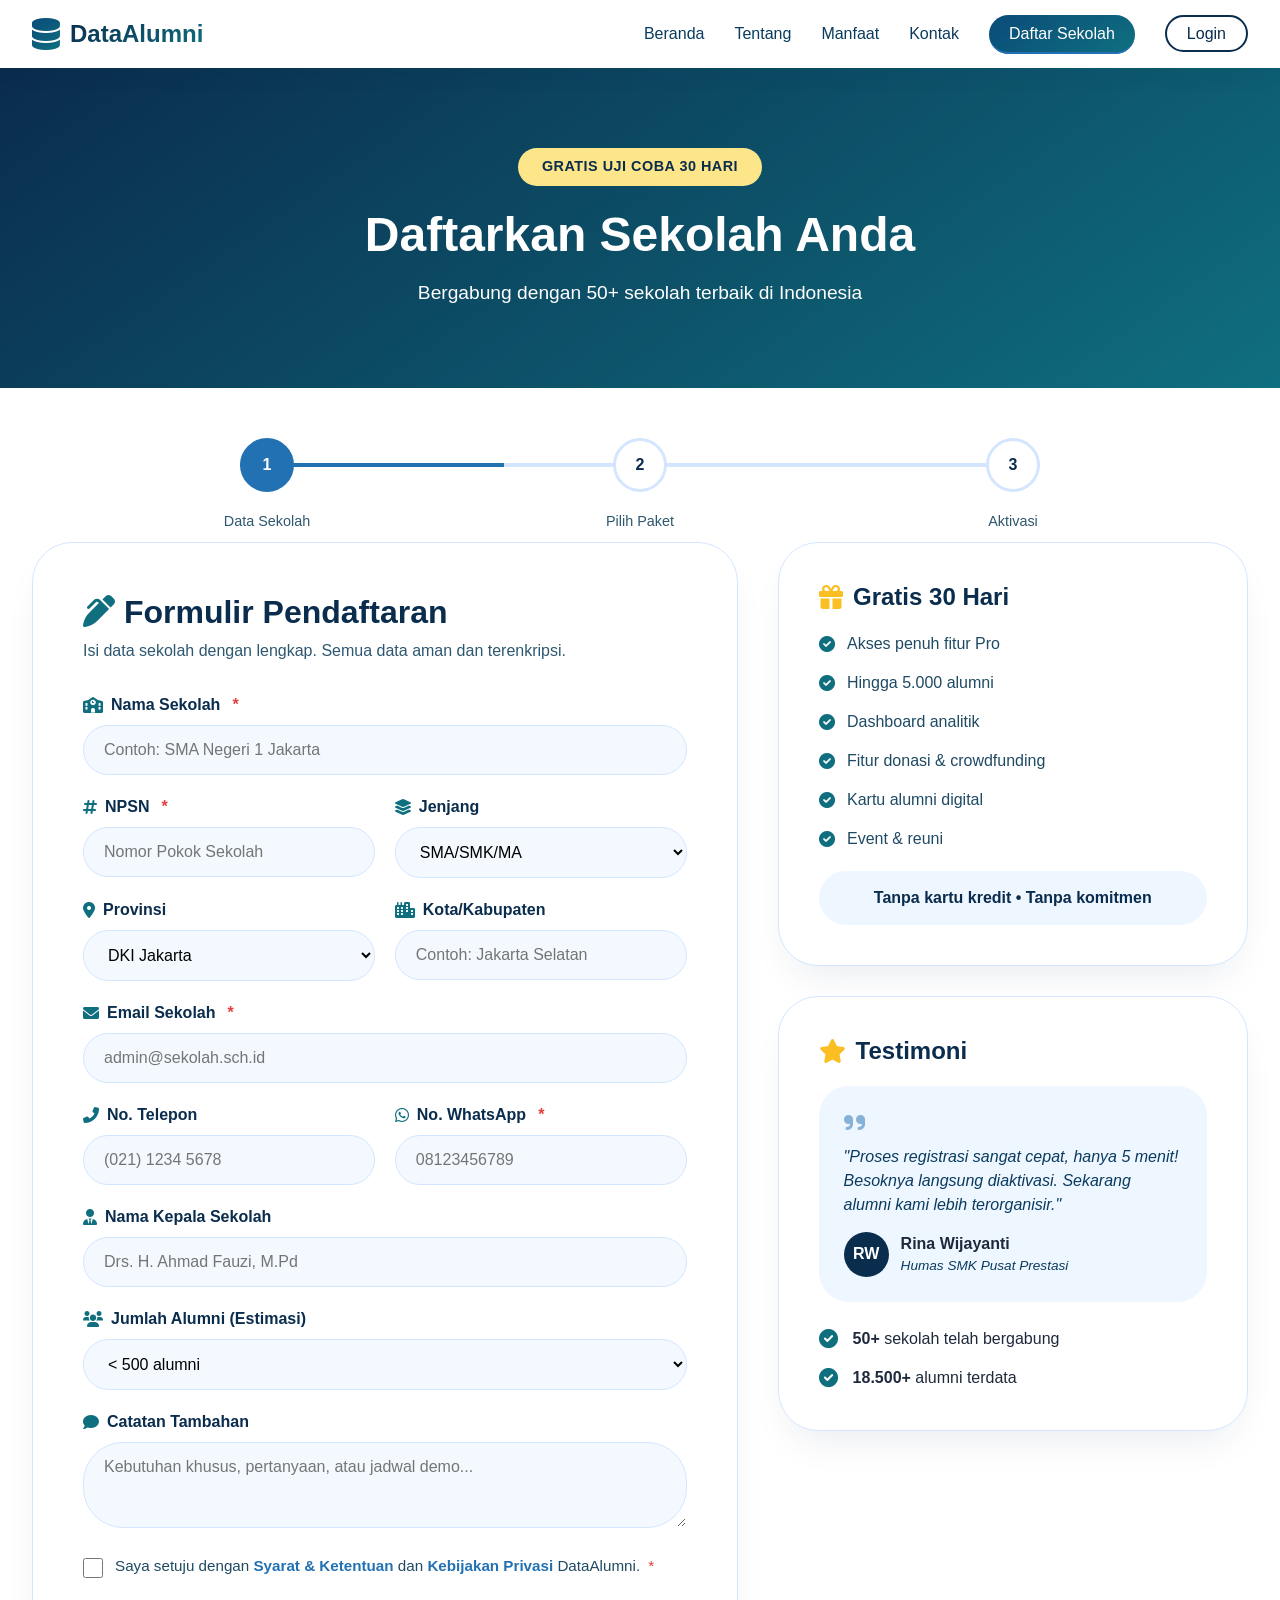
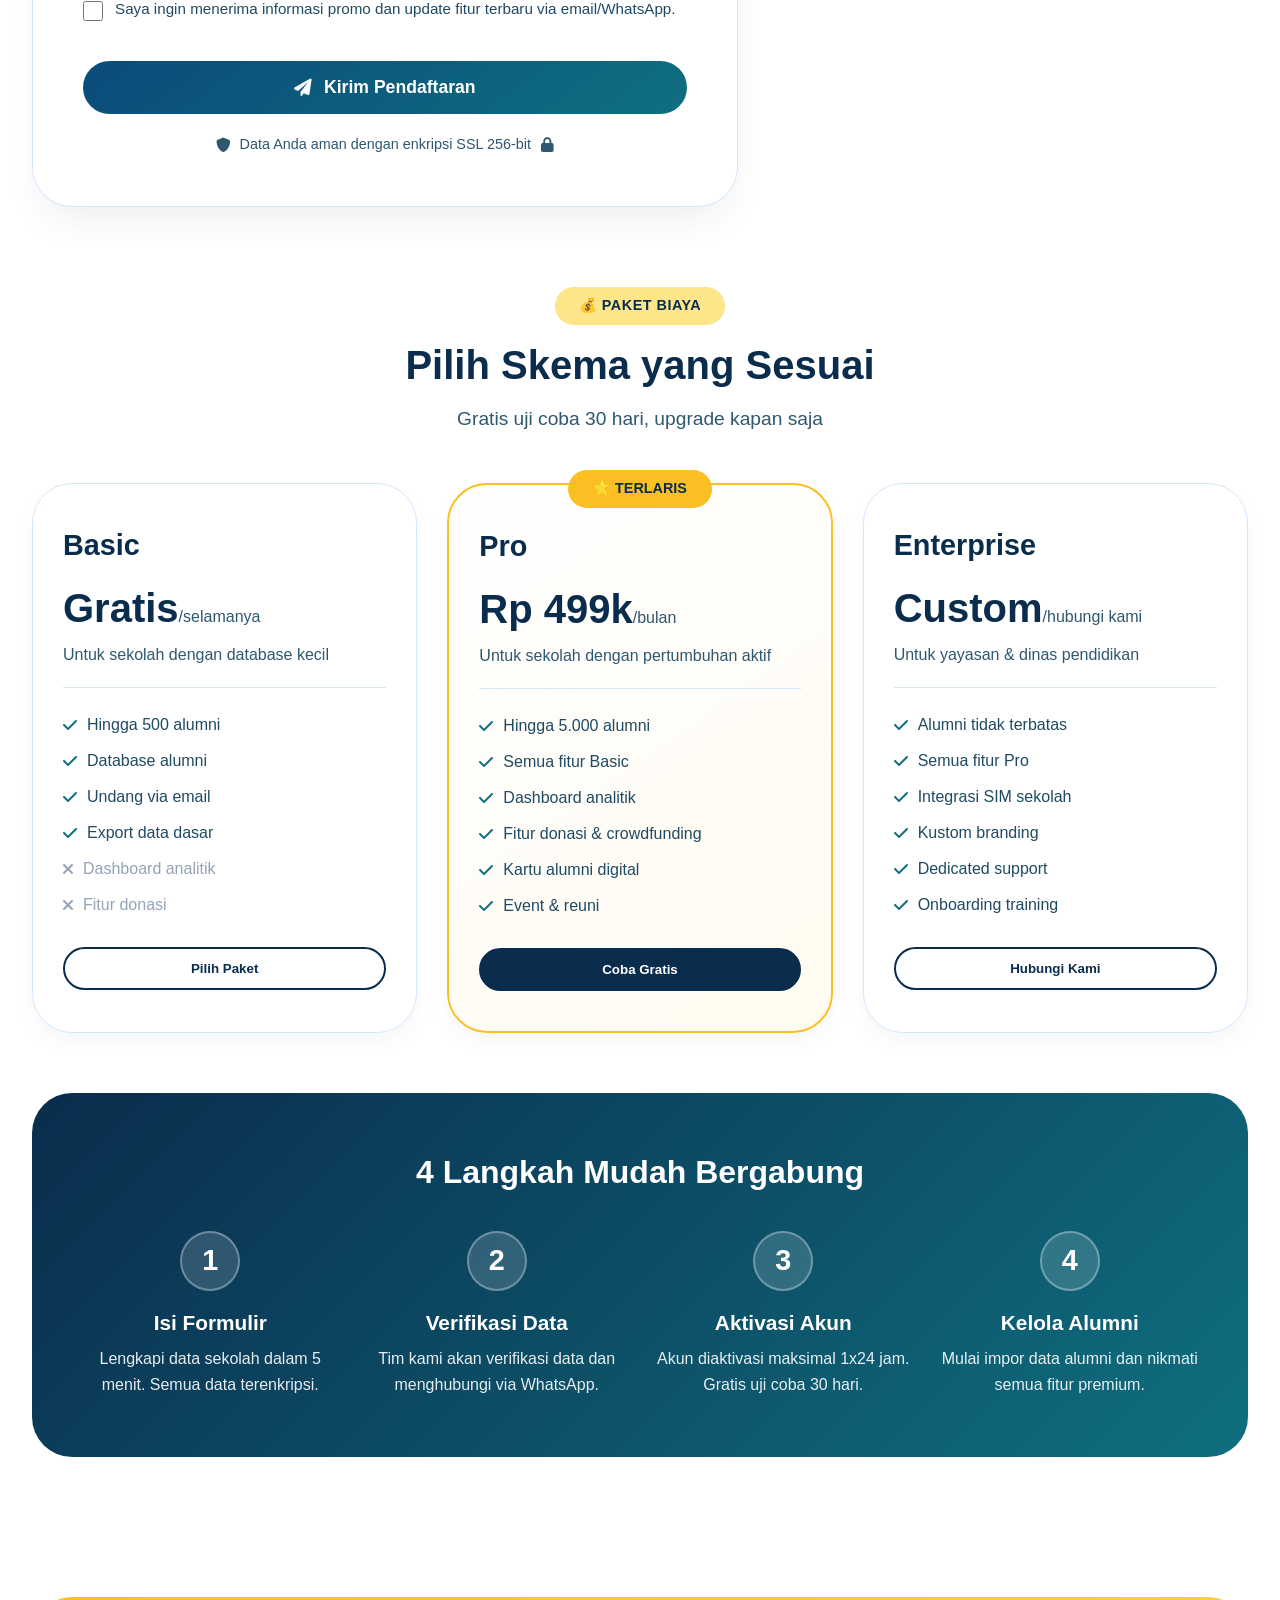
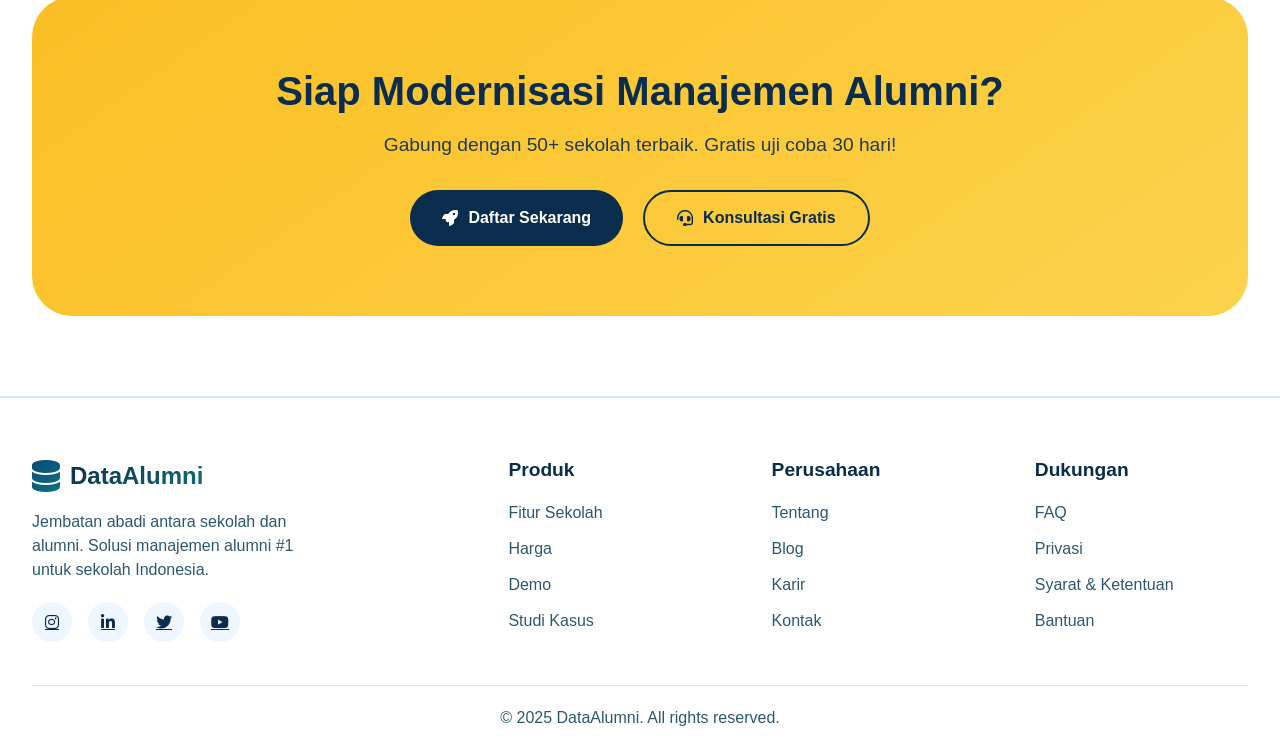
<file: register.html>
<!DOCTYPE html>
<html lang="id">
<head>
    <meta charset="UTF-8">
    <meta name="viewport" content="width=device-width, initial-scale=1.0">
    <title>DataAlumni - Registrasi Sekolah</title>
    <link rel="stylesheet" href="css/style.css">
    <link rel="stylesheet" href="https://cdnjs.cloudflare.com/ajax/libs/font-awesome/6.0.0/css/all.min.css">
    <link href="https://unpkg.com/aos@2.3.1/dist/aos.css" rel="stylesheet">
    <style>
        /* Additional CSS for register page */
        .register-progress {
            max-width: 800px;
            margin: 50px auto;
            display: flex;
            justify-content: space-between;
            position: relative;
        }
        
        .progress-line {
            position: absolute;
            top: 25px;
            left: 0;
            width: 100%;
            height: 4px;
            background: var(--biru-soft);
            z-index: 1;
        }
        
        .progress-fill {
            position: absolute;
            top: 25px;
            left: 0;
            width: 33%;
            height: 4px;
            background: var(--biru-glow);
            z-index: 2;
            transition: width 0.3s;
        }
        
        .progress-step {
            position: relative;
            z-index: 3;
            background: white;
            width: 54px;
            height: 54px;
            border-radius: 50%;
            display: flex;
            align-items: center;
            justify-content: center;
            font-weight: 700;
            color: var(--biru-deep);
            border: 3px solid var(--biru-soft);
            background: white;
        }
        
        .progress-step.active {
            border-color: var(--biru-glow);
            background: var(--biru-glow);
            color: white;
        }
        
        .progress-step.completed {
            border-color: var(--biru-sea);
            background: var(--biru-sea);
            color: white;
        }
        
        .step-label {
            position: absolute;
            top: 70px;
            left: 50%;
            transform: translateX(-50%);
            width: 120px;
            text-align: center;
            font-weight: 500;
            color: #2e5770;
            font-size: 0.9rem;
        }
        
        .register-panel {
            display: grid;
            grid-template-columns: 1.2fr 0.8fr;
            gap: 40px;
            margin: 40px 0 80px;
        }
        
        .register-form {
            background: white;
            border-radius: var(--radius-xl);
            padding: 50px;
            box-shadow: var(--shadow-md);
            border: 1px solid var(--biru-soft);
        }
        
        .form-header {
            margin-bottom: 30px;
        }
        
        .form-header h2 {
            font-size: 2rem;
            color: var(--biru-deep);
            margin-bottom: 8px;
        }
        
        .form-header p {
            color: #2e5770;
        }
        
        .form-group {
            margin-bottom: 20px;
        }
        
        .form-group label {
            display: flex;
            align-items: center;
            gap: 8px;
            font-weight: 600;
            color: var(--biru-deep);
            margin-bottom: 8px;
        }
        
        .form-group label i {
            color: var(--biru-sea);
        }
        
        .required {
            color: #e53e3e;
            margin-left: 4px;
        }
        
        .form-group input,
        .form-group select,
        .form-group textarea {
            width: 100%;
            padding: 15px 20px;
            border-radius: 40px;
            border: 1.5px solid var(--biru-soft);
            font-size: 1rem;
            transition: 0.2s;
            background: #f3f9ff;
            font-family: inherit;
        }
        
        .form-group input:focus,
        .form-group select:focus,
        .form-group textarea:focus {
            border-color: var(--biru-glow);
            outline: none;
            background: white;
            box-shadow: 0 0 0 4px rgba(34,113,179,0.1);
        }
        
        .form-row {
            display: grid;
            grid-template-columns: 1fr 1fr;
            gap: 20px;
        }
        
        .form-row-3 {
            display: grid;
            grid-template-columns: 1fr 1fr 1fr;
            gap: 20px;
        }
        
        .checkbox-group {
            display: flex;
            align-items: flex-start;
            gap: 12px;
            margin: 20px 0;
        }
        
        .checkbox-group input {
            width: 20px;
            height: 20px;
            margin-top: 3px;
            accent-color: var(--biru-sea);
        }
        
        .checkbox-group label {
            font-weight: 400;
            color: #1f4a64;
            font-size: 0.95rem;
        }
        
        .checkbox-group a {
            color: var(--biru-glow);
            text-decoration: none;
            font-weight: 600;
        }
        
        .btn-register {
            background: linear-gradient(145deg, var(--biru-prof), var(--biru-sea));
            color: white;
            padding: 16px 40px;
            border-radius: 60px;
            font-weight: 700;
            font-size: 1.1rem;
            border: none;
            display: inline-flex;
            align-items: center;
            justify-content: center;
            gap: 12px;
            cursor: pointer;
            transition: 0.3s;
            width: 100%;
            margin: 20px 0;
        }
        
        .btn-register:hover {
            transform: translateY(-3px);
            box-shadow: 0 20px 30px -10px var(--biru-prof);
        }
        
        .secure-badge {
            display: flex;
            align-items: center;
            justify-content: center;
            gap: 10px;
            color: #2e5770;
            font-size: 0.9rem;
        }
        
        .register-info {
            display: flex;
            flex-direction: column;
            gap: 30px;
        }
        
        .info-card {
            background: white;
            border-radius: var(--radius-xl);
            padding: 40px;
            box-shadow: var(--shadow-md);
            border: 1px solid var(--biru-soft);
        }
        
        .info-card h3 {
            font-size: 1.5rem;
            color: var(--biru-deep);
            margin-bottom: 20px;
            display: flex;
            align-items: center;
            gap: 10px;
        }
        
        .info-card h3 i {
            color: var(--emas);
        }
        
        .benefit-list {
            list-style: none;
        }
        
        .benefit-list li {
            display: flex;
            align-items: center;
            gap: 12px;
            margin-bottom: 15px;
            color: #1f4a64;
        }
        
        .benefit-list li i {
            color: var(--biru-sea);
        }
        
        .testimonial-mini {
            background: var(--biru-langit);
            border-radius: 30px;
            padding: 25px;
            margin-top: 20px;
        }
        
        .testimonial-mini i {
            color: var(--biru-glow);
            opacity: 0.5;
            font-size: 1.5rem;
            margin-bottom: 10px;
        }
        
        .testimonial-mini p {
            font-style: italic;
            color: #0a3b5e;
            margin-bottom: 15px;
        }
        
        .testimonial-author {
            display: flex;
            align-items: center;
            gap: 12px;
        }
        
        .testimonial-author .avatar {
            width: 45px;
            height: 45px;
            background: var(--biru-deep);
            border-radius: 50%;
            display: flex;
            align-items: center;
            justify-content: center;
            color: white;
            font-weight: 700;
        }
        
        .package-section {
            margin: 60px 0;
        }
        
        .package-grid {
            display: grid;
            grid-template-columns: repeat(3, 1fr);
            gap: 30px;
            margin-top: 40px;
        }
        
        .package-card {
            background: white;
            border-radius: var(--radius-xl);
            padding: 40px 30px;
            box-shadow: var(--shadow-sm);
            border: 1px solid var(--biru-soft);
            position: relative;
            transition: 0.3s;
        }
        
        .package-card:hover {
            transform: translateY(-10px);
            box-shadow: var(--shadow-lg);
        }
        
        .package-card.popular {
            border: 2px solid var(--emas);
            background: linear-gradient(145deg, white, #fffbf0);
        }
        
        .popular-badge {
            position: absolute;
            top: -15px;
            left: 50%;
            transform: translateX(-50%);
            background: var(--emas);
            color: var(--biru-deep);
            padding: 8px 25px;
            border-radius: 60px;
            font-weight: 700;
            font-size: 0.9rem;
        }
        
        .package-name {
            font-size: 1.8rem;
            font-weight: 700;
            color: var(--biru-deep);
            margin-bottom: 10px;
        }
        
        .package-price {
            font-size: 2.5rem;
            font-weight: 800;
            color: var(--biru-deep);
            margin-bottom: 5px;
        }
        
        .package-price span {
            font-size: 1rem;
            font-weight: 400;
            color: #2e5770;
        }
        
        .package-desc {
            color: #2e5770;
            margin-bottom: 25px;
            padding-bottom: 20px;
            border-bottom: 1px solid var(--biru-soft);
        }
        
        .package-features {
            list-style: none;
            margin-bottom: 30px;
        }
        
        .package-features li {
            display: flex;
            align-items: center;
            gap: 10px;
            margin-bottom: 12px;
            color: #1f4a64;
        }
        
        .package-features li i {
            color: var(--biru-sea);
        }
        
        .package-features li.disabled {
            color: #94a3b8;
        }
        
        .package-features li.disabled i {
            color: #94a3b8;
        }
        
        .btn-package {
            width: 100%;
            padding: 12px;
            border-radius: 60px;
            font-weight: 600;
            border: 2px solid var(--biru-deep);
            background: transparent;
            color: var(--biru-deep);
            cursor: pointer;
            transition: 0.3s;
        }
        
        .btn-package:hover {
            background: var(--biru-deep);
            color: white;
        }
        
        .btn-package.active {
            background: var(--biru-deep);
            color: white;
        }
        
        .steps-register {
            background: linear-gradient(135deg, var(--biru-deep), var(--biru-sea));
            border-radius: var(--radius-xl);
            padding: 60px 50px;
            margin: 60px 0;
            color: white;
        }
        
        .steps-grid {
            display: grid;
            grid-template-columns: repeat(4, 1fr);
            gap: 30px;
            margin-top: 40px;
        }
        
        .step-item {
            text-align: center;
        }
        
        .step-number {
            width: 60px;
            height: 60px;
            background: rgba(255,255,255,0.15);
            border: 2px solid rgba(255,255,255,0.3);
            border-radius: 50%;
            display: flex;
            align-items: center;
            justify-content: center;
            font-size: 1.8rem;
            font-weight: 700;
            margin: 0 auto 20px;
            color: white;
        }
        
        .step-item h4 {
            font-size: 1.3rem;
            margin-bottom: 10px;
        }
        
        .step-item p {
            opacity: 0.9;
            line-height: 1.6;
        }
        
        @media (max-width: 1024px) {
            .register-panel {
                grid-template-columns: 1fr;
            }
            
            .package-grid {
                grid-template-columns: repeat(2, 1fr);
            }
            
            .steps-grid {
                grid-template-columns: repeat(2, 1fr);
            }
        }
        
        @media (max-width: 768px) {
            .form-row,
            .form-row-3 {
                grid-template-columns: 1fr;
            }
            
            .package-grid {
                grid-template-columns: 1fr;
            }
            
            .steps-grid {
                grid-template-columns: 1fr;
            }
            
            .register-progress {
                display: none;
            }
        }
    </style>
</head>
<body>
    <!-- Navbar -->
    <nav class="navbar">
        <div class="container">
            <div class="logo">
                <i class="fas fa-database"></i>
                <span>DataAlumni</span>
            </div>
            <div class="nav-toggle" id="navToggle">
                <i class="fas fa-bars"></i>
            </div>
            <ul class="nav-menu" id="navMenu">
                <li><a href="index.html">Beranda</a></li>
                <li><a href="about.html">Tentang</a></li>
                <li><a href="index.html#manfaat">Manfaat</a></li>
                <li><a href="kontak.html">Kontak</a></li>
                <li><a href="register.html" class="btn-nav active">Daftar Sekolah</a></li>
                <li><a href="login.html" class="btn-nav-outline">Login</a></li>
            </ul>
        </div>
    </nav>

    <!-- Page Header -->
    <section class="page-header">
        <div class="container">
            <span class="badge" style="background: var(--emas-light); margin-bottom: 20px;">GRATIS UJI COBA 30 HARI</span>
            <h1 data-aos="fade-down">Daftarkan Sekolah Anda</h1>
            <p data-aos="fade-down" data-aos-delay="50">Bergabung dengan 50+ sekolah terbaik di Indonesia</p>
        </div>
    </section>

    <!-- Progress Bar -->
    <div class="container">
        <div class="register-progress" data-aos="fade-up">
            <div class="progress-line"></div>
            <div class="progress-fill" style="width: 33%;"></div>
            <div class="progress-step active">
                <span>1</span>
                <span class="step-label">Data Sekolah</span>
            </div>
            <div class="progress-step">
                <span>2</span>
                <span class="step-label">Pilih Paket</span>
            </div>
            <div class="progress-step">
                <span>3</span>
                <span class="step-label">Aktivasi</span>
            </div>
        </div>
    </div>

    <!-- Main Register Panel -->
    <div class="container">
        <div class="register-panel">
            <!-- Register Form -->
            <div class="register-form" data-aos="fade-right">
                <div class="form-header">
                    <h2><i class="fas fa-pen-alt" style="color: var(--biru-sea);"></i> Formulir Pendaftaran</h2>
                    <p>Isi data sekolah dengan lengkap. Semua data aman dan terenkripsi.</p>
                </div>
                
                <form id="registerForm">
                    <div class="form-group">
                        <label><i class="fas fa-school"></i> Nama Sekolah <span class="required">*</span></label>
                        <input type="text" placeholder="Contoh: SMA Negeri 1 Jakarta" required>
                    </div>
                    
                    <div class="form-row">
                        <div class="form-group">
                            <label><i class="fas fa-hashtag"></i> NPSN <span class="required">*</span></label>
                            <input type="text" placeholder="Nomor Pokok Sekolah" required>
                        </div>
                        <div class="form-group">
                            <label><i class="fas fa-layer-group"></i> Jenjang</label>
                            <select>
                                <option>SMA/SMK/MA</option>
                                <option>SMP/MTs</option>
                                <option>SD/MI</option>
                                <option>Perguruan Tinggi</option>
                            </select>
                        </div>
                    </div>
                    
                    <div class="form-row">
                        <div class="form-group">
                            <label><i class="fas fa-map-marker-alt"></i> Provinsi</label>
                            <select>
                                <option>DKI Jakarta</option>
                                <option>Jawa Barat</option>
                                <option>Jawa Tengah</option>
                                <option>Jawa Timur</option>
                                <option>Banten</option>
                            </select>
                        </div>
                        <div class="form-group">
                            <label><i class="fas fa-city"></i> Kota/Kabupaten</label>
                            <input type="text" placeholder="Contoh: Jakarta Selatan">
                        </div>
                    </div>
                    
                    <div class="form-group">
                        <label><i class="fas fa-envelope"></i> Email Sekolah <span class="required">*</span></label>
                        <input type="email" placeholder="admin@sekolah.sch.id" required>
                    </div>
                    
                    <div class="form-row">
                        <div class="form-group">
                            <label><i class="fas fa-phone-alt"></i> No. Telepon</label>
                            <input type="text" placeholder="(021) 1234 5678">
                        </div>
                        <div class="form-group">
                            <label><i class="fab fa-whatsapp"></i> No. WhatsApp <span class="required">*</span></label>
                            <input type="text" placeholder="08123456789" required>
                        </div>
                    </div>
                    
                    <div class="form-group">
                        <label><i class="fas fa-user-tie"></i> Nama Kepala Sekolah</label>
                        <input type="text" placeholder="Drs. H. Ahmad Fauzi, M.Pd">
                    </div>
                    
                    <div class="form-group">
                        <label><i class="fas fa-users"></i> Jumlah Alumni (Estimasi)</label>
                        <select>
                            <option>< 500 alumni</option>
                            <option>500 - 1.000 alumni</option>
                            <option>1.000 - 2.500 alumni</option>
                            <option>2.500 - 5.000 alumni</option>
                            <option>> 5.000 alumni</option>
                        </select>
                    </div>
                    
                    <div class="form-group">
                        <label><i class="fas fa-comment"></i> Catatan Tambahan</label>
                        <textarea rows="3" placeholder="Kebutuhan khusus, pertanyaan, atau jadwal demo..."></textarea>
                    </div>
                    
                    <div class="checkbox-group">
                        <input type="checkbox" id="terms" required>
                        <label for="terms">Saya setuju dengan <a href="#" onclick="alert('Syarat & Ketentuan (demo)')">Syarat & Ketentuan</a> dan <a href="#" onclick="alert('Kebijakan Privasi (demo)')">Kebijakan Privasi</a> DataAlumni. <span class="required">*</span></label>
                    </div>
                    
                    <div class="checkbox-group">
                        <input type="checkbox" id="promo">
                        <label for="promo">Saya ingin menerima informasi promo dan update fitur terbaru via email/WhatsApp.</label>
                    </div>
                    
                    <button type="submit" class="btn-register" onclick="event.preventDefault(); alert('Pendaftaran berhasil dikirim! Tim kami akan menghubungi Anda dalam 1x24 jam. (DEMO)')">
                        <i class="fas fa-paper-plane"></i> Kirim Pendaftaran
                    </button>
                    
                    <div class="secure-badge">
                        <i class="fas fa-shield-alt"></i> Data Anda aman dengan enkripsi SSL 256-bit
                        <i class="fas fa-lock"></i>
                    </div>
                </form>
            </div>
            
            <!-- Register Info -->
            <div class="register-info" data-aos="fade-left">
                <div class="info-card">
                    <h3><i class="fas fa-gift"></i> Gratis 30 Hari</h3>
                    <ul class="benefit-list">
                        <li><i class="fas fa-check-circle"></i> Akses penuh fitur Pro</li>
                        <li><i class="fas fa-check-circle"></i> Hingga 5.000 alumni</li>
                        <li><i class="fas fa-check-circle"></i> Dashboard analitik</li>
                        <li><i class="fas fa-check-circle"></i> Fitur donasi & crowdfunding</li>
                        <li><i class="fas fa-check-circle"></i> Kartu alumni digital</li>
                        <li><i class="fas fa-check-circle"></i> Event & reuni</li>
                    </ul>
                    <div style="background: var(--biru-langit); border-radius: 30px; padding: 15px; margin-top: 20px; text-align: center;">
                        <span style="font-weight: 700; color: var(--biru-deep);">Tanpa kartu kredit • Tanpa komitmen</span>
                    </div>
                </div>
                
                <div class="info-card">
                    <h3><i class="fas fa-star" style="color: var(--emas);"></i> Testimoni</h3>
                    <div class="testimonial-mini">
                        <i class="fas fa-quote-right"></i>
                        <p>"Proses registrasi sangat cepat, hanya 5 menit! Besoknya langsung diaktivasi. Sekarang alumni kami lebih terorganisir."</p>
                        <div class="testimonial-author">
                            <div class="avatar">RW</div>
                            <div>
                                <strong>Rina Wijayanti</strong>
                                <p style="font-size: 0.85rem; margin: 0;">Humas SMK Pusat Prestasi</p>
                            </div>
                        </div>
                    </div>
                    <div style="margin-top: 25px;">
                        <div style="display: flex; align-items: center; gap: 15px; margin-bottom: 15px;">
                            <i class="fas fa-check-circle" style="color: var(--biru-sea); font-size: 1.2rem;"></i>
                            <span><strong>50+</strong> sekolah telah bergabung</span>
                        </div>
                        <div style="display: flex; align-items: center; gap: 15px;">
                            <i class="fas fa-check-circle" style="color: var(--biru-sea); font-size: 1.2rem;"></i>
                            <span><strong>18.500+</strong> alumni terdata</span>
                        </div>
                    </div>
                </div>
            </div>
        </div>
    </div>

    <!-- Package Section -->
    <div class="container">
        <div class="package-section">
            <div class="section-header" data-aos="fade-up">
                <span class="badge">💰 PAKET BIAYA</span>
                <h2>Pilih Skema yang Sesuai</h2>
                <p>Gratis uji coba 30 hari, upgrade kapan saja</p>
            </div>
            
            <div class="package-grid">
                <div class="package-card" data-aos="zoom-in">
                    <div class="package-name">Basic</div>
                    <div class="package-price">Gratis<span>/selamanya</span></div>
                    <div class="package-desc">Untuk sekolah dengan database kecil</div>
                    <ul class="package-features">
                        <li><i class="fas fa-check"></i> Hingga 500 alumni</li>
                        <li><i class="fas fa-check"></i> Database alumni</li>
                        <li><i class="fas fa-check"></i> Undang via email</li>
                        <li><i class="fas fa-check"></i> Export data dasar</li>
                        <li class="disabled"><i class="fas fa-times"></i> Dashboard analitik</li>
                        <li class="disabled"><i class="fas fa-times"></i> Fitur donasi</li>
                    </ul>
                    <button class="btn-package" onclick="alert('Pilih paket Basic (demo)')">Pilih Paket</button>
                </div>
                
                <div class="package-card popular" data-aos="zoom-in" data-aos-delay="50">
                    <div class="popular-badge">⭐ TERLARIS</div>
                    <div class="package-name">Pro</div>
                    <div class="package-price">Rp 499k<span>/bulan</span></div>
                    <div class="package-desc">Untuk sekolah dengan pertumbuhan aktif</div>
                    <ul class="package-features">
                        <li><i class="fas fa-check"></i> Hingga 5.000 alumni</li>
                        <li><i class="fas fa-check"></i> Semua fitur Basic</li>
                        <li><i class="fas fa-check"></i> Dashboard analitik</li>
                        <li><i class="fas fa-check"></i> Fitur donasi & crowdfunding</li>
                        <li><i class="fas fa-check"></i> Kartu alumni digital</li>
                        <li><i class="fas fa-check"></i> Event & reuni</li>
                    </ul>
                    <button class="btn-package active" onclick="alert('Mulai uji coba gratis 30 hari paket Pro (demo)')">Coba Gratis</button>
                </div>
                
                <div class="package-card" data-aos="zoom-in" data-aos-delay="100">
                    <div class="package-name">Enterprise</div>
                    <div class="package-price">Custom<span>/hubungi kami</span></div>
                    <div class="package-desc">Untuk yayasan & dinas pendidikan</div>
                    <ul class="package-features">
                        <li><i class="fas fa-check"></i> Alumni tidak terbatas</li>
                        <li><i class="fas fa-check"></i> Semua fitur Pro</li>
                        <li><i class="fas fa-check"></i> Integrasi SIM sekolah</li>
                        <li><i class="fas fa-check"></i> Kustom branding</li>
                        <li><i class="fas fa-check"></i> Dedicated support</li>
                        <li><i class="fas fa-check"></i> Onboarding training</li>
                    </ul>
                    <button class="btn-package" onclick="alert('Hubungi tim sales (demo)')">Hubungi Kami</button>
                </div>
            </div>
        </div>
    </div>

    <!-- Steps Section -->
    <div class="container">
        <div class="steps-register" data-aos="zoom-in-up">
            <h2 style="text-align: center; font-size: 2rem;">4 Langkah Mudah Bergabung</h2>
            <div class="steps-grid">
                <div class="step-item">
                    <div class="step-number">1</div>
                    <h4>Isi Formulir</h4>
                    <p>Lengkapi data sekolah dalam 5 menit. Semua data terenkripsi.</p>
                </div>
                <div class="step-item">
                    <div class="step-number">2</div>
                    <h4>Verifikasi Data</h4>
                    <p>Tim kami akan verifikasi data dan menghubungi via WhatsApp.</p>
                </div>
                <div class="step-item">
                    <div class="step-number">3</div>
                    <h4>Aktivasi Akun</h4>
                    <p>Akun diaktivasi maksimal 1x24 jam. Gratis uji coba 30 hari.</p>
                </div>
                <div class="step-item">
                    <div class="step-number">4</div>
                    <h4>Kelola Alumni</h4>
                    <p>Mulai impor data alumni dan nikmati semua fitur premium.</p>
                </div>
            </div>
        </div>
    </div>

    <!-- CTA -->
    <section class="cta">
        <div class="container">
            <div class="cta-content" data-aos="zoom-in-up" style="background: linear-gradient(145deg, var(--emas), #fcd34d); color: var(--biru-deep);">
                <h2>Siap Modernisasi Manajemen Alumni?</h2>
                <p style="color: var(--biru-deep); opacity: 0.9;">Gabung dengan 50+ sekolah terbaik. Gratis uji coba 30 hari!</p>
                <div class="cta-buttons">
                    <a href="#" class="btn" style="background: var(--biru-deep); color: white;" onclick="alert('Mulai registrasi sekarang (demo)')"><i class="fas fa-rocket"></i> Daftar Sekarang</a>
                    <a href="kontak.html" class="btn btn-outline" style="border-color: var(--biru-deep); color: var(--biru-deep);"><i class="fas fa-headset"></i> Konsultasi Gratis</a>
                </div>
            </div>
        </div>
    </section>

    <!-- Footer -->
    <footer>
        <div class="container">
            <div class="footer-grid">
                <div class="footer-info">
                    <div class="logo">
                        <i class="fas fa-database"></i>
                        <span>DataAlumni</span>
                    </div>
                    <p>Jembatan abadi antara sekolah dan alumni. Solusi manajemen alumni #1 untuk sekolah Indonesia.</p>
                    <div class="social-links">
                        <a href="#"><i class="fab fa-instagram"></i></a>
                        <a href="#"><i class="fab fa-linkedin-in"></i></a>
                        <a href="#"><i class="fab fa-twitter"></i></a>
                        <a href="#"><i class="fab fa-youtube"></i></a>
                    </div>
                </div>
                <div class="footer-links">
                    <h4>Produk</h4>
                    <ul>
                        <li><a href="#">Fitur Sekolah</a></li>
                        <li><a href="#">Harga</a></li>
                        <li><a href="#">Demo</a></li>
                        <li><a href="#">Studi Kasus</a></li>
                    </ul>
                </div>
                <div class="footer-links">
                    <h4>Perusahaan</h4>
                    <ul>
                        <li><a href="about.html">Tentang</a></li>
                        <li><a href="#">Blog</a></li>
                        <li><a href="#">Karir</a></li>
                        <li><a href="kontak.html">Kontak</a></li>
                    </ul>
                </div>
                <div class="footer-links">
                    <h4>Dukungan</h4>
                    <ul>
                        <li><a href="#">FAQ</a></li>
                        <li><a href="#">Privasi</a></li>
                        <li><a href="#">Syarat & Ketentuan</a></li>
                        <li><a href="#">Bantuan</a></li>
                    </ul>
                </div>
            </div>
            <div class="footer-bottom">
                <p>&copy; 2025 DataAlumni. All rights reserved.</p>
            </div>
        </div>
    </footer>

    <script src="https://unpkg.com/aos@2.3.1/dist/aos.js"></script>
    <script src="js/script.js"></script>
</body>
</html>
</file>
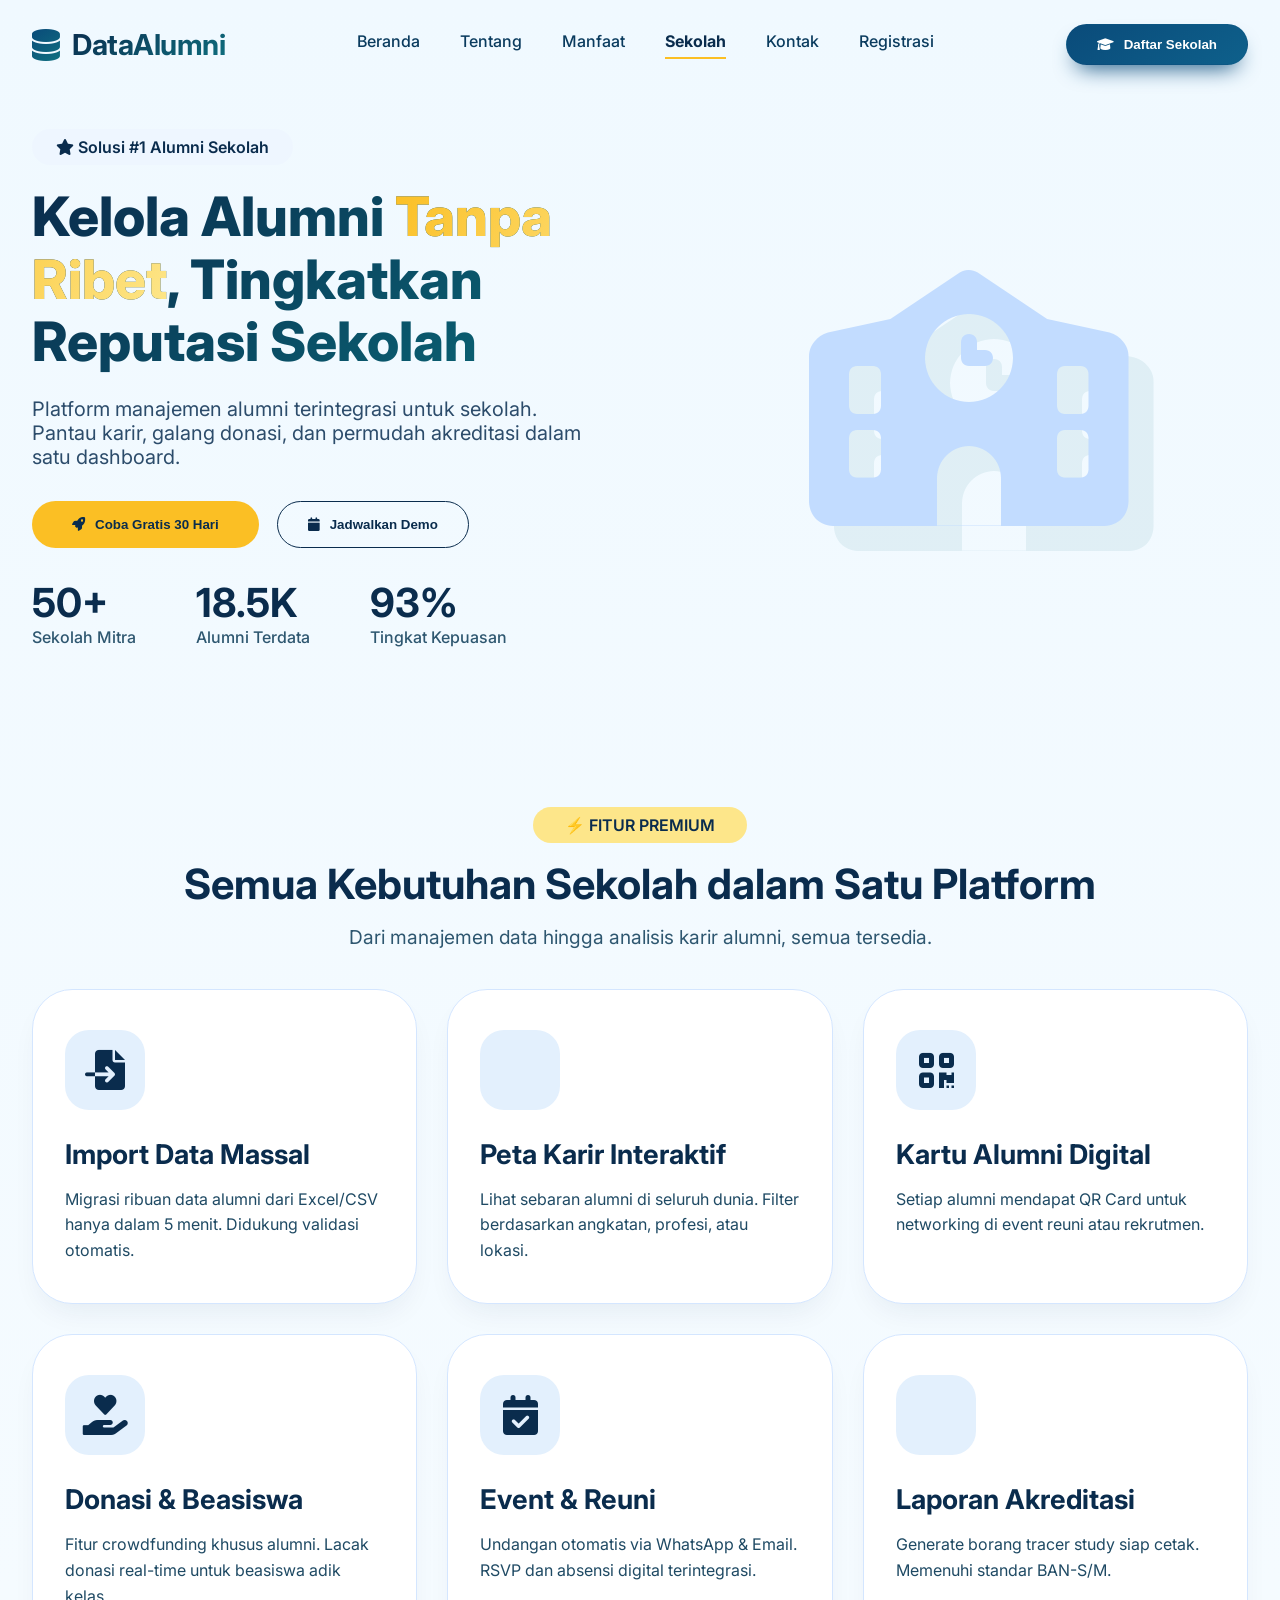
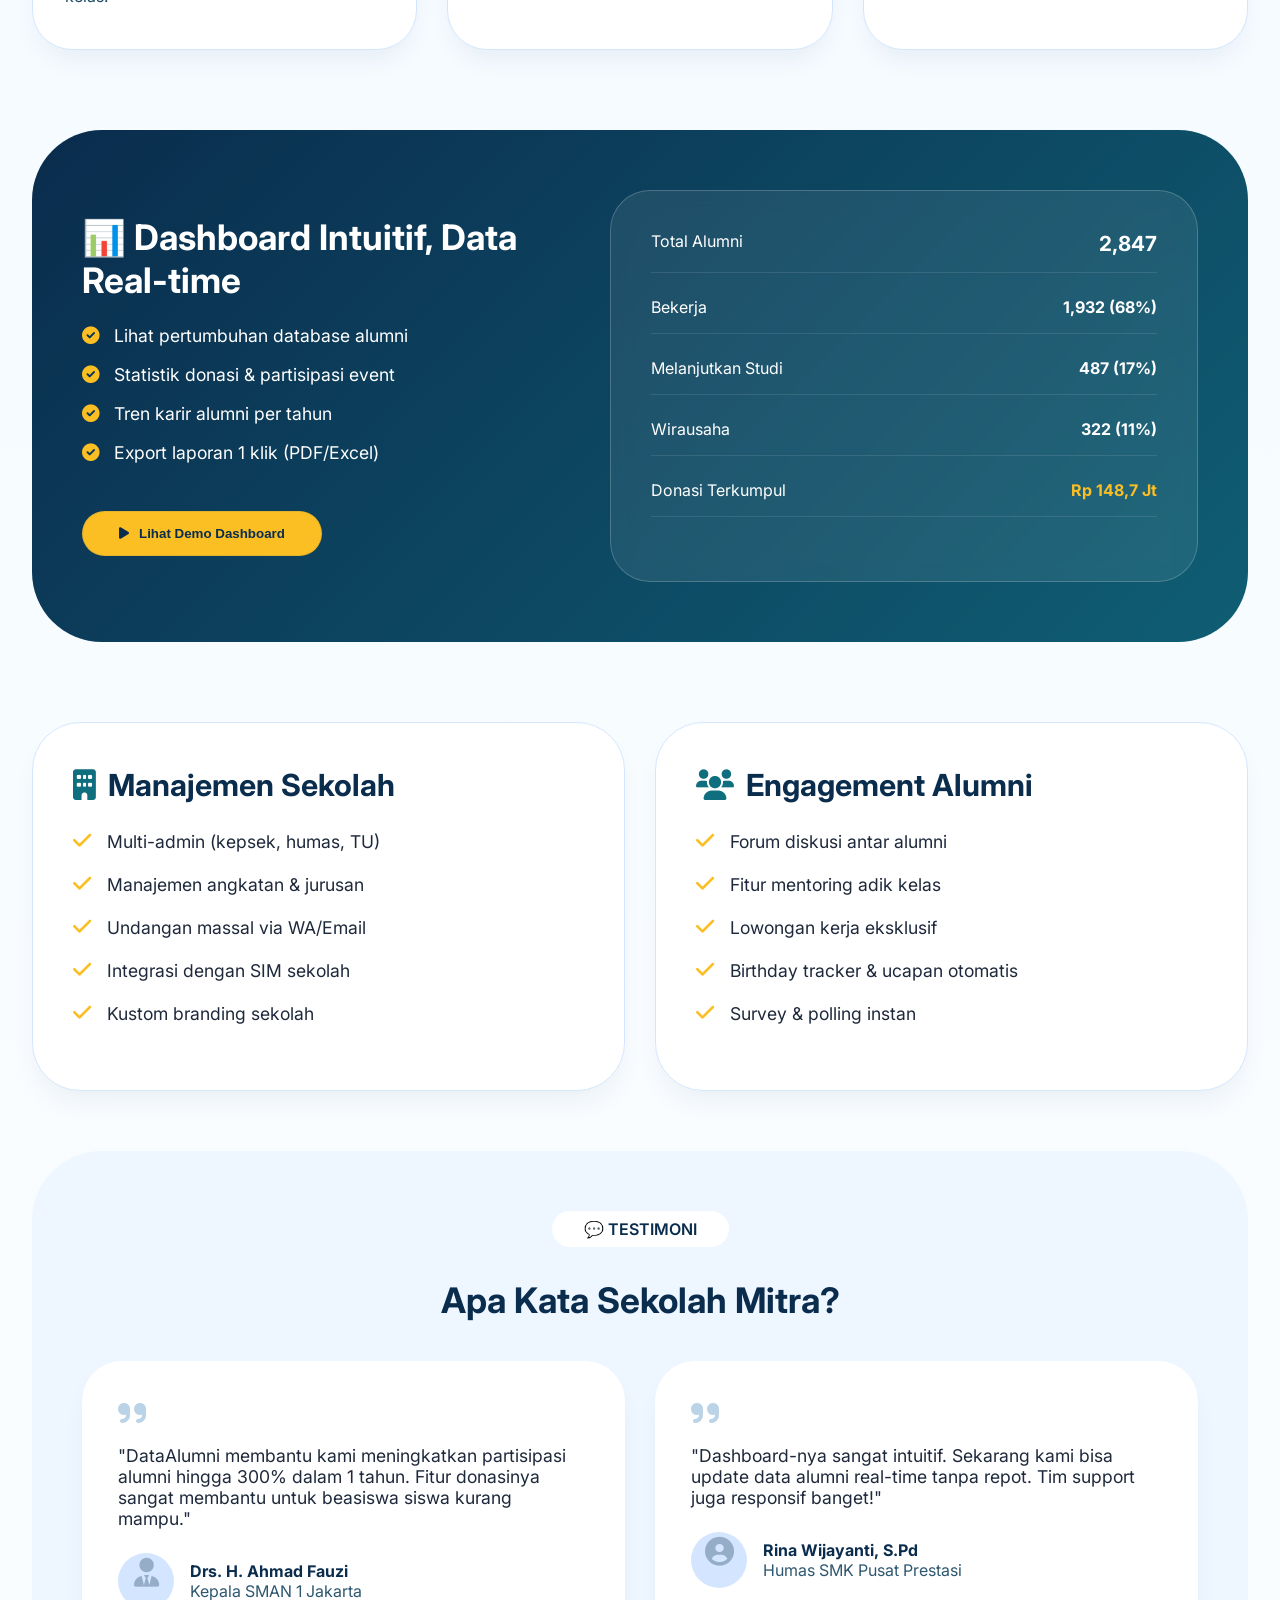
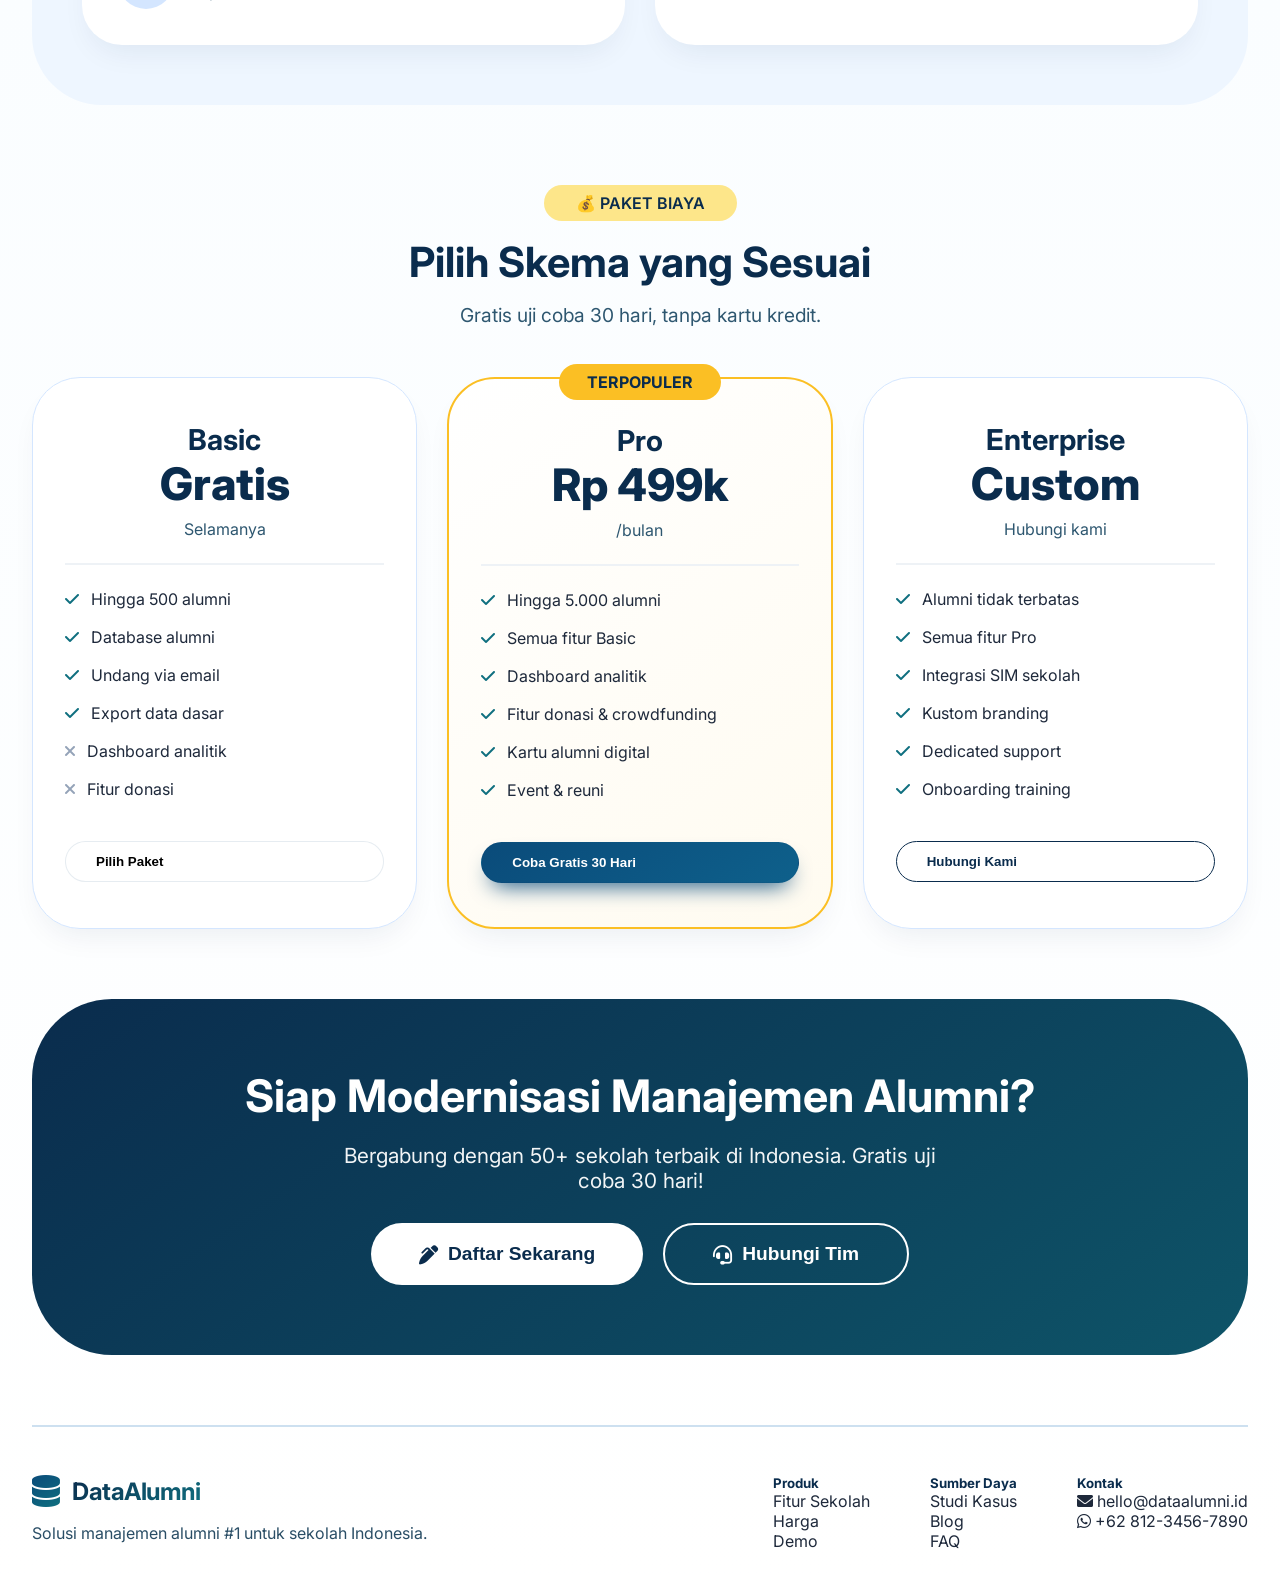
<file: sekolah.html>
<!DOCTYPE html>
<html lang="id">
<head>
  <meta charset="UTF-8">
  <meta name="viewport" content="width=device-width, initial-scale=1.0, maximum-scale=1.5">
  <title>DataAlumni • Solusi Lengkap untuk Sekolah</title>
  <!-- Fonts & Icons -->
  <link href="https://fonts.googleapis.com/css2?family=Inter:opsz,wght@14..32,300;14..32,400;14..32,500;14..32,600;14..32,700;14..32,800&display=swap" rel="stylesheet">
  <link rel="stylesheet" href="https://cdnjs.cloudflare.com/ajax/libs/font-awesome/6.0.0-beta3/css/all.min.css">
  <!-- AOS -->
  <link href="https://unpkg.com/aos@2.3.1/dist/aos.css" rel="stylesheet">
  <style>
    * {
      margin: 0;
      padding: 0;
      box-sizing: border-box;
    }

    body {
      font-family: 'Inter', sans-serif;
      background: linear-gradient(180deg, #f0f9ff 0%, #ffffff 100%);
      color: #1e293b;
      overflow-x: hidden;
    }

    :root {
      --biru-deep: #0a2c4d;
      --biru-prof: #0a4b7a;
      --biru-sea: #0f6f7f;
      --biru-glow: #2271b3;
      --biru-mist: #e3f0fd;
      --biru-soft: #d4e6ff;
      --biru-ice: #c2dcff;
      --biru-langit: #eef6ff;
      --emas: #fbbf24;
      --emas-light: #fde68a;
      --emas-pale: #fef3c7;
      --putih: #ffffff;
      --shadow-sm: 0 15px 30px -10px rgba(10, 44, 77, 0.08);
      --shadow-md: 0 25px 40px -15px rgba(10, 44, 77, 0.12);
      --shadow-lg: 0 40px 60px -20px rgba(2, 80, 120, 0.2);
      --radius-xl: 2.5rem;
      --radius-lg: 2rem;
      --radius-md: 1.5rem;
    }

    .container {
      max-width: 1280px;
      margin: 0 auto;
      padding: 0 32px;
    }

    /* NAVIGASI KHUSUS SEKOLAH */
    nav {
      display: flex;
      justify-content: space-between;
      align-items: center;
      padding: 24px 0;
      flex-wrap: wrap;
    }

    .logo {
      display: flex;
      align-items: center;
      gap: 12px;
    }
    .logo i {
      font-size: 2rem;
      background: linear-gradient(145deg, #0a4b7a, #0f6f7f);
      -webkit-background-clip: text;
      -webkit-text-fill-color: transparent;
    }
    .logo span {
      font-size: 1.8rem;
      font-weight: 700;
      letter-spacing: -0.5px;
      background: linear-gradient(145deg, #0a2c4d, #0f6f7f);
      -webkit-background-clip: text;
      -webkit-text-fill-color: transparent;
    }

    .nav-links {
      display: flex;
      gap: 40px;
      font-weight: 500;
    }
    .nav-links a {
      color: #0a3b5e;
      text-decoration: none;
      border-bottom: 2px solid transparent;
      padding-bottom: 6px;
      transition: 0.2s;
    }
    .nav-links a:hover {
      border-bottom-color: var(--biru-glow);
      color: var(--biru-deep);
    }
    .nav-links a.active {
      border-bottom-color: var(--emas);
      color: var(--biru-deep);
      font-weight: 700;
    }

    .btn {
      background: white;
      padding: 12px 30px;
      border-radius: 60px;
      font-weight: 600;
      border: 1px solid rgba(10,75,122,0.1);
      display: inline-flex;
      align-items: center;
      gap: 10px;
      cursor: pointer;
      transition: 0.2s;
      text-decoration: none;
    }
    .btn-primary {
      background: linear-gradient(145deg, #0a4b7a, #0e608b);
      color: white;
      box-shadow: 0 12px 22px -10px #0a4b7a;
    }
    .btn-primary:hover {
      background: linear-gradient(145deg, #0e5d8a, #0a4b7a);
      transform: translateY(-3px);
      box-shadow: 0 24px 30px -12px #0a4b7a;
    }
    .btn-outline {
      background: transparent;
      border: 1.8px solid var(--biru-deep);
      color: var(--biru-deep);
    }
    .btn-outline:hover {
      background: var(--biru-deep);
      color: white;
    }
    .btn-cta {
      background: var(--emas);
      color: var(--biru-deep);
      border: none;
      font-weight: 700;
      padding: 16px 40px;
    }
    .btn-cta:hover {
      background: #fcd34d;
      transform: translateY(-3px);
      box-shadow: 0 20px 30px -10px #fbbf24;
    }

    /* HERO SEKOLAH */
    .school-hero {
      display: flex;
      align-items: center;
      justify-content: space-between;
      padding: 40px 0 60px;
      flex-wrap: wrap;
    }
    .school-hero-text {
      flex: 1 1 450px;
    }
    .school-hero-text h1 {
      font-size: 3.4rem;
      font-weight: 800;
      line-height: 1.15;
      background: linear-gradient(145deg, #0a2c4d, #0a6e7c);
      -webkit-background-clip: text;
      -webkit-text-fill-color: transparent;
      margin-bottom: 20px;
    }
    .school-hero-text .highlight {
      background: linear-gradient(120deg, #fbbf24, #fde68a);
      -webkit-background-clip: text;
      -webkit-text-fill-color: transparent;
    }
    .school-hero-desc {
      font-size: 1.25rem;
      color: #2c4c6b;
      margin: 24px 0 32px;
      max-width: 550px;
    }
    .school-badge {
      background: var(--biru-langit);
      padding: 8px 24px;
      border-radius: 60px;
      display: inline-block;
      font-weight: 600;
      color: var(--biru-deep);
      margin-bottom: 20px;
    }
    .school-hero-image {
      flex: 1 1 350px;
      display: flex;
      justify-content: center;
      position: relative;
    }
    .school-hero-image i {
      font-size: 16rem;
      color: var(--biru-ice);
      text-shadow: 25px 25px 0 rgba(10, 110, 124, 0.08);
    }

    /* STATISTIK SEKOLAH */
    .school-stats {
      display: flex;
      gap: 60px;
      margin: 30px 0 20px;
      flex-wrap: wrap;
    }
    .stat-item h2 {
      font-size: 2.5rem;
      font-weight: 700;
      color: var(--biru-deep);
    }
    .stat-item p {
      color: #2e5770;
      font-weight: 500;
    }

    /* SECTION HEADER */
    .section-header {
      text-align: center;
      margin: 80px 0 40px;
    }
    .section-header h2 {
      font-size: 2.6rem;
      font-weight: 700;
      color: var(--biru-deep);
      margin-bottom: 16px;
    }
    .section-header p {
      font-size: 1.2rem;
      color: #2e5770;
      max-width: 700px;
      margin: 0 auto;
    }
    .section-badge {
      background: var(--emas-light);
      color: var(--biru-deep);
      padding: 8px 32px;
      border-radius: 60px;
      display: inline-block;
      font-weight: 600;
      margin-bottom: 16px;
    }

    /* FITUR UNGGULAN SEKOLAH */
    .features-grid {
      display: grid;
      grid-template-columns: repeat(3, 1fr);
      gap: 30px;
      margin: 40px 0;
    }
    .feature-card {
      background: white;
      border-radius: 40px;
      padding: 40px 32px;
      box-shadow: var(--shadow-sm);
      border: 1px solid var(--biru-soft);
      transition: all 0.25s;
    }
    .feature-card:hover {
      transform: translateY(-12px);
      box-shadow: var(--shadow-lg);
      border-color: var(--biru-glow);
    }
    .feature-icon {
      background: var(--biru-mist);
      width: 80px;
      height: 80px;
      border-radius: 24px;
      display: flex;
      align-items: center;
      justify-content: center;
      margin-bottom: 28px;
    }
    .feature-icon i {
      font-size: 2.5rem;
      color: var(--biru-deep);
    }
    .feature-card h3 {
      font-size: 1.7rem;
      font-weight: 700;
      color: var(--biru-deep);
      margin-bottom: 16px;
    }
    .feature-card p {
      color: #1f4a64;
      line-height: 1.6;
    }

    /* DASHBOARD PREVIEW */
    .dashboard-preview {
      background: linear-gradient(135deg, #0a2c4d, #0f5e73);
      border-radius: 70px;
      padding: 60px 50px;
      margin: 80px 0;
      color: white;
      display: flex;
      flex-wrap: wrap;
      align-items: center;
      gap: 40px;
    }
    .dashboard-text {
      flex: 1 1 300px;
    }
    .dashboard-text h3 {
      font-size: 2.2rem;
      font-weight: 700;
      margin-bottom: 24px;
    }
    .dashboard-text ul {
      list-style: none;
    }
    .dashboard-text li {
      margin-bottom: 18px;
      display: flex;
      align-items: center;
      gap: 14px;
      font-size: 1.1rem;
    }
    .dashboard-text li i {
      color: var(--emas);
    }
    .dashboard-mock {
      flex: 1 1 400px;
      background: rgba(255,255,255,0.08);
      backdrop-filter: blur(10px);
      border-radius: 40px;
      padding: 40px;
      border: 1px solid rgba(255,255,255,0.2);
    }
    .dashboard-mock .mock-item {
      display: flex;
      justify-content: space-between;
      margin-bottom: 24px;
      padding-bottom: 16px;
      border-bottom: 1px solid rgba(255,255,255,0.1);
    }

    /* FITUR LENGKAP SEKOLAH (2 kolom) */
    .school-features-detailed {
      display: grid;
      grid-template-columns: 1fr 1fr;
      gap: 30px;
      margin: 60px 0;
    }
    .detail-card {
      background: white;
      border-radius: 48px;
      padding: 44px 40px;
      box-shadow: var(--shadow-sm);
      border: 1px solid var(--biru-soft);
    }
    .detail-card h3 {
      font-size: 1.9rem;
      color: var(--biru-deep);
      margin-bottom: 28px;
      display: flex;
      align-items: center;
      gap: 12px;
    }
    .detail-list {
      list-style: none;
    }
    .detail-list li {
      margin-bottom: 22px;
      display: flex;
      align-items: center;
      gap: 16px;
      font-size: 1.1rem;
    }
    .detail-list li i {
      color: var(--emas);
      font-size: 1.3rem;
    }

    /* TESTIMONI KHUSUS SEKOLAH */
    .testimonial-school {
      background: var(--biru-langit);
      border-radius: 70px;
      padding: 60px 50px;
      margin: 60px 0;
    }
    .testimonial-grid {
      display: grid;
      grid-template-columns: repeat(2, 1fr);
      gap: 30px;
      margin-top: 40px;
    }
    .testi-card-school {
      background: white;
      border-radius: 40px;
      padding: 36px;
      box-shadow: var(--shadow-sm);
    }
    .testi-card-school i {
      color: var(--biru-glow);
      opacity: 0.3;
      font-size: 2rem;
      margin-bottom: 16px;
    }
    .testi-author {
      display: flex;
      align-items: center;
      gap: 16px;
      margin-top: 24px;
    }
    .testi-author img {
      width: 56px;
      height: 56px;
      border-radius: 50%;
      background: var(--biru-soft);
      display: flex;
      align-items: center;
      justify-content: center;
    }

    /* PAKET & HARGA */
    .pricing-grid {
      display: grid;
      grid-template-columns: repeat(3, 1fr);
      gap: 30px;
      margin: 50px 0;
    }
    .pricing-card {
      background: white;
      border-radius: 48px;
      padding: 44px 32px;
      box-shadow: var(--shadow-sm);
      border: 1px solid var(--biru-soft);
      position: relative;
      transition: 0.25s;
    }
    .pricing-card:hover {
      transform: translateY(-10px);
      box-shadow: var(--shadow-lg);
    }
    .pricing-card.popular {
      border: 2px solid var(--emas);
      background: linear-gradient(145deg, white, #fffbf0);
    }
    .popular-badge {
      position: absolute;
      top: -15px;
      left: 50%;
      transform: translateX(-50%);
      background: var(--emas);
      color: var(--biru-deep);
      padding: 8px 28px;
      border-radius: 60px;
      font-weight: 700;
    }
    .pricing-header {
      text-align: center;
      border-bottom: 2px solid #eef2f6;
      padding-bottom: 24px;
      margin-bottom: 24px;
    }
    .pricing-header h4 {
      font-size: 1.8rem;
      color: var(--biru-deep);
    }
    .pricing-header .price {
      font-size: 2.8rem;
      font-weight: 800;
      color: var(--biru-deep);
    }
    .pricing-features {
      list-style: none;
    }
    .pricing-features li {
      margin-bottom: 18px;
      display: flex;
      align-items: center;
      gap: 12px;
    }

    /* CTA SEKOLAH */
    .school-cta {
      background: linear-gradient(145deg, #0a2c4d, #0e5468);
      border-radius: 80px;
      padding: 70px 60px;
      color: white;
      text-align: center;
      margin: 70px 0;
    }
    .school-cta h2 {
      font-size: 2.8rem;
      font-weight: 700;
      margin-bottom: 20px;
    }
    .school-cta p {
      font-size: 1.3rem;
      opacity: 0.95;
      max-width: 600px;
      margin: 0 auto 30px;
    }

    /* FOOTER */
    footer {
      padding: 48px 0 32px;
      border-top: 2px solid #cde0f0;
      display: flex;
      justify-content: space-between;
      flex-wrap: wrap;
      margin-top: 40px;
    }

    @media (max-width: 1000px) {
      .features-grid { grid-template-columns: repeat(2, 1fr); }
      .pricing-grid { grid-template-columns: repeat(2, 1fr); }
      .testimonial-grid { grid-template-columns: 1fr; }
    }
    @media (max-width: 700px) {
      .features-grid { grid-template-columns: 1fr; }
      .school-features-detailed { grid-template-columns: 1fr; }
      .pricing-grid { grid-template-columns: 1fr; }
      .nav-links { display: none; }
      .school-hero-text h1 { font-size: 2.5rem; }
    }
  </style>
</head>
<body>
  <div class="container">
    <!-- NAVIGASI -->
    <nav>
      <div class="logo">
        <i class="fas fa-database"></i>
        <span>DataAlumni</span>
      </div>
      <div class="nav-links">
        <a href="#">Beranda</a>
        <a href="#">Tentang</a>
        <a href="#">Manfaat</a>
        <a href="#" class="active">Sekolah</a>
        <a href="#">Kontak</a>
        <a href="#">Registrasi</a>
      </div>
      <div>
        <button class="btn btn-primary" onclick="alert('Registrasi Sekolah (demo)')"><i class="fas fa-graduation-cap"></i> Daftar Sekolah</button>
      </div>
    </nav>

    <!-- HERO SECTION SEKOLAH -->
    <div class="school-hero" data-aos="fade-up">
      <div class="school-hero-text">
        <span class="school-badge"><i class="fas fa-star"></i> Solusi #1 Alumni Sekolah</span>
        <h1>Kelola Alumni <span class="highlight">Tanpa Ribet</span>, Tingkatkan Reputasi Sekolah</h1>
        <p class="school-hero-desc">Platform manajemen alumni terintegrasi untuk sekolah. Pantau karir, galang donasi, dan permudah akreditasi dalam satu dashboard.</p>
        <div style="display: flex; gap: 18px; flex-wrap: wrap;">
          <button class="btn btn-cta" onclick="alert('Mulai uji coba gratis')"><i class="fas fa-rocket"></i> Coba Gratis 30 Hari</button>
          <button class="btn btn-outline" onclick="alert('Jadwalkan demo')"><i class="fas fa-calendar"></i> Jadwalkan Demo</button>
        </div>
        <div class="school-stats">
          <div class="stat-item">
            <h2>50+</h2>
            <p>Sekolah Mitra</p>
          </div>
          <div class="stat-item">
            <h2>18.5K</h2>
            <p>Alumni Terdata</p>
          </div>
          <div class="stat-item">
            <h2>93%</h2>
            <p>Tingkat Kepuasan</p>
          </div>
        </div>
      </div>
      <div class="school-hero-image" data-aos="fade-left" data-aos-delay="200">
        <i class="fas fa-school"></i>
      </div>
    </div>

    <!-- FITUR UNGGULAN SEKOLAH -->
    <div class="section-header" data-aos="fade-down">
      <span class="section-badge">⚡ FITUR PREMIUM</span>
      <h2>Semua Kebutuhan Sekolah dalam Satu Platform</h2>
      <p>Dari manajemen data hingga analisis karir alumni, semua tersedia.</p>
    </div>

    <div class="features-grid">
      <div class="feature-card" data-aos="fade-up" data-aos-delay="0">
        <div class="feature-icon">
          <i class="fas fa-file-import"></i>
        </div>
        <h3>Import Data Massal</h3>
        <p>Migrasi ribuan data alumni dari Excel/CSV hanya dalam 5 menit. Didukung validasi otomatis.</p>
      </div>
      <div class="feature-card" data-aos="fade-up" data-aos-delay="50">
        <div class="feature-icon">
          <i class="fas fa-chart-network"></i>
        </div>
        <h3>Peta Karir Interaktif</h3>
        <p>Lihat sebaran alumni di seluruh dunia. Filter berdasarkan angkatan, profesi, atau lokasi.</p>
      </div>
      <div class="feature-card" data-aos="fade-up" data-aos-delay="100">
        <div class="feature-icon">
          <i class="fas fa-qrcode"></i>
        </div>
        <h3>Kartu Alumni Digital</h3>
        <p>Setiap alumni mendapat QR Card untuk networking di event reuni atau rekrutmen.</p>
      </div>
      <div class="feature-card" data-aos="fade-up" data-aos-delay="150">
        <div class="feature-icon">
          <i class="fas fa-hand-holding-heart"></i>
        </div>
        <h3>Donasi & Beasiswa</h3>
        <p>Fitur crowdfunding khusus alumni. Lacak donasi real-time untuk beasiswa adik kelas.</p>
      </div>
      <div class="feature-card" data-aos="fade-up" data-aos-delay="200">
        <div class="feature-icon">
          <i class="fas fa-calendar-check"></i>
        </div>
        <h3>Event & Reuni</h3>
        <p>Undangan otomatis via WhatsApp & Email. RSVP dan absensi digital terintegrasi.</p>
      </div>
      <div class="feature-card" data-aos="fade-up" data-aos-delay="250">
        <div class="feature-icon">
          <i class="fas fa-file-certificate"></i>
        </div>
        <h3>Laporan Akreditasi</h3>
        <p>Generate borang tracer study siap cetak. Memenuhi standar BAN-S/M.</p>
      </div>
    </div>

    <!-- DASHBOARD PREVIEW -->
    <div class="dashboard-preview" data-aos="zoom-in-up">
      <div class="dashboard-text">
        <h3>📊 Dashboard Intuitif, Data Real-time</h3>
        <ul>
          <li><i class="fas fa-check-circle"></i> Lihat pertumbuhan database alumni</li>
          <li><i class="fas fa-check-circle"></i> Statistik donasi & partisipasi event</li>
          <li><i class="fas fa-check-circle"></i> Tren karir alumni per tahun</li>
          <li><i class="fas fa-check-circle"></i> Export laporan 1 klik (PDF/Excel)</li>
        </ul>
        <button class="btn" style="background: var(--emas); color: var(--biru-deep); margin-top: 30px; padding: 14px 36px;" onclick="alert('Lihat demo dashboard')"><i class="fas fa-play"></i> Lihat Demo Dashboard</button>
      </div>
      <div class="dashboard-mock">
        <div class="mock-item">
          <span>Total Alumni</span>
          <span style="font-weight: 700; font-size: 1.3rem;">2,847</span>
        </div>
        <div class="mock-item">
          <span>Bekerja</span>
          <span style="font-weight: 700;">1,932 (68%)</span>
        </div>
        <div class="mock-item">
          <span>Melanjutkan Studi</span>
          <span style="font-weight: 700;">487 (17%)</span>
        </div>
        <div class="mock-item">
          <span>Wirausaha</span>
          <span style="font-weight: 700;">322 (11%)</span>
        </div>
        <div class="mock-item">
          <span>Donasi Terkumpul</span>
          <span style="font-weight: 700; color: var(--emas);">Rp 148,7 Jt</span>
        </div>
      </div>
    </div>

    <!-- FITUR DETAIL 2 KOLOM -->
    <div class="school-features-detailed">
      <div class="detail-card" data-aos="fade-right">
        <h3><i class="fas fa-building" style="color: var(--biru-sea);"></i> Manajemen Sekolah</h3>
        <ul class="detail-list">
          <li><i class="fas fa-check"></i> Multi-admin (kepsek, humas, TU)</li>
          <li><i class="fas fa-check"></i> Manajemen angkatan & jurusan</li>
          <li><i class="fas fa-check"></i> Undangan massal via WA/Email</li>
          <li><i class="fas fa-check"></i> Integrasi dengan SIM sekolah</li>
          <li><i class="fas fa-check"></i> Kustom branding sekolah</li>
        </ul>
      </div>
      <div class="detail-card" data-aos="fade-left">
        <h3><i class="fas fa-users" style="color: var(--biru-sea);"></i> Engagement Alumni</h3>
        <ul class="detail-list">
          <li><i class="fas fa-check"></i> Forum diskusi antar alumni</li>
          <li><i class="fas fa-check"></i> Fitur mentoring adik kelas</li>
          <li><i class="fas fa-check"></i> Lowongan kerja eksklusif</li>
          <li><i class="fas fa-check"></i> Birthday tracker & ucapan otomatis</li>
          <li><i class="fas fa-check"></i> Survey & polling instan</li>
        </ul>
      </div>
    </div>

    <!-- TESTIMONI KHUSUS SEKOLAH -->
    <div class="testimonial-school" data-aos="fade-up">
      <div style="text-align: center;">
        <span class="section-badge" style="background: white;">💬 TESTIMONI</span>
        <h2 style="font-size: 2.2rem; color: var(--biru-deep); margin-top: 16px;">Apa Kata Sekolah Mitra?</h2>
      </div>
      <div class="testimonial-grid">
        <div class="testi-card-school">
          <i class="fas fa-quote-right" style="font-size: 2rem;"></i>
          <p style="font-size: 1.1rem; margin-bottom: 20px;">"DataAlumni membantu kami meningkatkan partisipasi alumni hingga 300% dalam 1 tahun. Fitur donasinya sangat membantu untuk beasiswa siswa kurang mampu."</p>
          <div class="testi-author">
            <div style="width: 56px; height: 56px; background: var(--biru-soft); border-radius: 50%; display: flex; align-items: center; justify-content: center;">
              <i class="fas fa-user-tie" style="font-size: 1.8rem; color: var(--biru-deep);"></i>
            </div>
            <div>
              <h4 style="color: var(--biru-deep);">Drs. H. Ahmad Fauzi</h4>
              <p style="color: #2e5770;">Kepala SMAN 1 Jakarta</p>
            </div>
          </div>
        </div>
        <div class="testi-card-school">
          <i class="fas fa-quote-right" style="font-size: 2rem;"></i>
          <p style="font-size: 1.1rem; margin-bottom: 20px;">"Dashboard-nya sangat intuitif. Sekarang kami bisa update data alumni real-time tanpa repot. Tim support juga responsif banget!"</p>
          <div class="testi-author">
            <div style="width: 56px; height: 56px; background: var(--biru-soft); border-radius: 50%; display: flex; align-items: center; justify-content: center;">
              <i class="fas fa-user-circle" style="font-size: 1.8rem; color: var(--biru-deep);"></i>
            </div>
            <div>
              <h4 style="color: var(--biru-deep);">Rina Wijayanti, S.Pd</h4>
              <p style="color: #2e5770;">Humas SMK Pusat Prestasi</p>
            </div>
          </div>
        </div>
      </div>
    </div>

    <!-- PAKET HARGA -->
    <div class="section-header" data-aos="fade-down">
      <span class="section-badge">💰 PAKET BIAYA</span>
      <h2>Pilih Skema yang Sesuai</h2>
      <p>Gratis uji coba 30 hari, tanpa kartu kredit.</p>
    </div>

    <div class="pricing-grid">
      <div class="pricing-card" data-aos="zoom-in">
        <div class="pricing-header">
          <h4>Basic</h4>
          <div class="price">Gratis</div>
          <p style="color: #2e5770; margin-top: 8px;">Selamanya</p>
        </div>
        <ul class="pricing-features">
          <li><i class="fas fa-check" style="color: var(--biru-sea);"></i> Hingga 500 alumni</li>
          <li><i class="fas fa-check" style="color: var(--biru-sea);"></i> Database alumni</li>
          <li><i class="fas fa-check" style="color: var(--biru-sea);"></i> Undang via email</li>
          <li><i class="fas fa-check" style="color: var(--biru-sea);"></i> Export data dasar</li>
          <li><i class="fas fa-times" style="color: #94a3b8;"></i> Dashboard analitik</li>
          <li><i class="fas fa-times" style="color: #94a3b8;"></i> Fitur donasi</li>
        </ul>
        <button class="btn" style="width: 100%; margin-top: 24px;" onclick="alert('Mulai paket Basic')">Pilih Paket</button>
      </div>

      <div class="pricing-card popular" data-aos="zoom-in" data-aos-delay="50">
        <div class="popular-badge">TERPOPULER</div>
        <div class="pricing-header">
          <h4>Pro</h4>
          <div class="price">Rp 499k</div>
          <p style="color: #2e5770; margin-top: 8px;">/bulan</p>
        </div>
        <ul class="pricing-features">
          <li><i class="fas fa-check" style="color: var(--biru-sea);"></i> Hingga 5.000 alumni</li>
          <li><i class="fas fa-check" style="color: var(--biru-sea);"></i> Semua fitur Basic</li>
          <li><i class="fas fa-check" style="color: var(--biru-sea);"></i> Dashboard analitik</li>
          <li><i class="fas fa-check" style="color: var(--biru-sea);"></i> Fitur donasi & crowdfunding</li>
          <li><i class="fas fa-check" style="color: var(--biru-sea);"></i> Kartu alumni digital</li>
          <li><i class="fas fa-check" style="color: var(--biru-sea);"></i> Event & reuni</li>
        </ul>
        <button class="btn btn-primary" style="width: 100%; margin-top: 24px;" onclick="alert('Mulai uji coba Pro gratis')">Coba Gratis 30 Hari</button>
      </div>

      <div class="pricing-card" data-aos="zoom-in" data-aos-delay="100">
        <div class="pricing-header">
          <h4>Enterprise</h4>
          <div class="price">Custom</div>
          <p style="color: #2e5770; margin-top: 8px;">Hubungi kami</p>
        </div>
        <ul class="pricing-features">
          <li><i class="fas fa-check" style="color: var(--biru-sea);"></i> Alumni tidak terbatas</li>
          <li><i class="fas fa-check" style="color: var(--biru-sea);"></i> Semua fitur Pro</li>
          <li><i class="fas fa-check" style="color: var(--biru-sea);"></i> Integrasi SIM sekolah</li>
          <li><i class="fas fa-check" style="color: var(--biru-sea);"></i> Kustom branding</li>
          <li><i class="fas fa-check" style="color: var(--biru-sea);"></i> Dedicated support</li>
          <li><i class="fas fa-check" style="color: var(--biru-sea);"></i> Onboarding training</li>
        </ul>
        <button class="btn btn-outline" style="width: 100%; margin-top: 24px;" onclick="alert('Hubungi tim sales')">Hubungi Kami</button>
      </div>
    </div>

    <!-- CTA SEKOLAH -->
    <div class="school-cta" data-aos="zoom-in-up">
      <h2>Siap Modernisasi Manajemen Alumni?</h2>
      <p>Bergabung dengan 50+ sekolah terbaik di Indonesia. Gratis uji coba 30 hari!</p>
      <div style="display: flex; gap: 20px; justify-content: center; flex-wrap: wrap;">
        <button class="btn btn-cta" style="background: white; color: var(--biru-deep); padding: 18px 48px; font-size: 1.2rem;" onclick="alert('Registrasi sekolah')"><i class="fas fa-pen-alt"></i> Daftar Sekarang</button>
        <button class="btn" style="background: transparent; border: 2px solid white; color: white; padding: 18px 48px; font-size: 1.2rem;" onclick="alert('Hubungi tim kami')"><i class="fas fa-headset"></i> Hubungi Tim</button>
      </div>
    </div>

    <!-- FOOTER -->
    <footer>
      <div style="display: flex; gap: 60px; flex-wrap: wrap; width: 100%;">
        <div style="flex: 2;">
          <div class="logo" style="margin-bottom: 16px;">
            <i class="fas fa-database"></i>
            <span style="font-size: 1.5rem;">DataAlumni</span>
          </div>
          <p style="color:#2a4e66;">Solusi manajemen alumni #1 untuk sekolah Indonesia.</p>
        </div>
        <div>
          <h5 style="color: var(--biru-deep);">Produk</h5>
          <p>Fitur Sekolah</p>
          <p>Harga</p>
          <p>Demo</p>
        </div>
        <div>
          <h5 style="color: var(--biru-deep);">Sumber Daya</h5>
          <p>Studi Kasus</p>
          <p>Blog</p>
          <p>FAQ</p>
        </div>
        <div>
          <h5 style="color: var(--biru-deep);">Kontak</h5>
          <p><i class="fas fa-envelope"></i> hello@dataalumni.id</p>
          <p><i class="fab fa-whatsapp"></i> +62 812-3456-7890</p>
        </div>
      </div>
    </footer>
  </div>

  <script src="https://unpkg.com/aos@2.3.1/dist/aos.js"></script>
  <script>
    AOS.init({
      once: true,
      duration: 700,
      offset: 60
    });
  </script>
  <style>
    .pricing-card .btn, .dashboard-preview .btn, .school-cta .btn {
      transition: all 0.2s;
    }
    .pricing-card .btn:hover, .dashboard-preview .btn:hover, .school-cta .btn:hover {
      transform: translateY(-3px);
      box-shadow: 0 16px 28px -10px rgba(0,0,0,0.2);
    }
  </style>
</body>
</html>
</file>
<file: css/style.css>
/* ===== RESET & VARIABLES ===== */
:root {
    --biru-deep: #0a2c4d;
    --biru-prof: #0a4b7a;
    --biru-sea: #0f6f7f;
    --biru-glow: #2271b3;
    --biru-mist: #e3f0fd;
    --biru-soft: #d4e6ff;
    --biru-ice: #c2dcff;
    --biru-langit: #eef6ff;
    --emas: #fbbf24;
    --emas-light: #fde68a;
    --emas-pale: #fef3c7;
    --putih: #ffffff;
    --abu-ringan: #f8fafc;
    --abu: #64748b;
    --shadow-sm: 0 10px 25px -5px rgba(10, 44, 77, 0.05);
    --shadow-md: 0 20px 40px -15px rgba(10, 44, 77, 0.1);
    --shadow-lg: 0 30px 60px -20px rgba(2, 80, 120, 0.15);
    --radius-sm: 1rem;
    --radius-md: 1.5rem;
    --radius-lg: 2rem;
    --radius-xl: 2.5rem;
}

* {
    margin: 0;
    padding: 0;
    box-sizing: border-box;
}

html {
    scroll-behavior: smooth;
}

body {
    font-family: 'Inter', -apple-system, BlinkMacSystemFont, 'Segoe UI', Roboto, sans-serif;
    color: #1e293b;
    line-height: 1.5;
    overflow-x: hidden;
}

.container {
    max-width: 1280px;
    margin: 0 auto;
    padding: 0 32px;
}

/* ===== TYPOGRAPHY ===== */
h1, h2, h3, h4 {
    font-weight: 700;
    line-height: 1.2;
}

.section-header {
    text-align: center;
    margin-bottom: 50px;
}

.section-header h2 {
    font-size: 2.5rem;
    color: var(--biru-deep);
    margin: 16px 0;
}

.section-header p {
    font-size: 1.2rem;
    color: #2e5770;
    max-width: 600px;
    margin: 0 auto;
}

/* ===== BADGES & BUTTONS ===== */
.badge {
    background: var(--emas-light);
    color: var(--biru-deep);
    padding: 8px 24px;
    border-radius: 60px;
    display: inline-block;
    font-weight: 600;
    font-size: 0.9rem;
    letter-spacing: 0.5px;
}

.btn {
    display: inline-flex;
    align-items: center;
    gap: 10px;
    padding: 14px 32px;
    border-radius: 60px;
    font-weight: 600;
    text-decoration: none;
    transition: all 0.3s ease;
    cursor: pointer;
    border: none;
    font-size: 1rem;
}

.btn-primary {
    background: linear-gradient(145deg, var(--biru-prof), var(--biru-sea));
    color: white;
    box-shadow: 0 10px 20px -5px rgba(10, 75, 122, 0.3);
}

.btn-primary:hover {
    transform: translateY(-3px);
    box-shadow: 0 20px 30px -8px rgba(10, 75, 122, 0.4);
}

.btn-outline {
    background: transparent;
    border: 2px solid var(--biru-deep);
    color: var(--biru-deep);
}

.btn-outline:hover {
    background: var(--biru-deep);
    color: white;
    transform: translateY(-3px);
}

.btn-light {
    background: white;
    color: var(--biru-deep);
}

.btn-light:hover {
    background: var(--emas-light);
    transform: translateY(-3px);
}

.btn-outline-light {
    background: transparent;
    border: 2px solid white;
    color: white;
}

.btn-outline-light:hover {
    background: white;
    color: var(--biru-deep);
    transform: translateY(-3px);
}

/* ===== NAVBAR ===== */
.navbar {
    position: sticky;
    top: 0;
    background: rgba(255,255,255,0.95);
    backdrop-filter: blur(10px);
    z-index: 1000;
    box-shadow: var(--shadow-sm);
}

.navbar .container {
    display: flex;
    justify-content: space-between;
    align-items: center;
    padding: 16px 32px;
}

.logo {
    display: flex;
    align-items: center;
    gap: 10px;
}

.logo i {
    font-size: 2rem;
    background: linear-gradient(145deg, var(--biru-prof), var(--biru-sea));
    -webkit-background-clip: text;
    -webkit-text-fill-color: transparent;
}

.logo span {
    font-size: 1.5rem;
    font-weight: 700;
    background: linear-gradient(145deg, var(--biru-deep), var(--biru-sea));
    -webkit-background-clip: text;
    -webkit-text-fill-color: transparent;
}

.nav-menu {
    display: flex;
    align-items: center;
    gap: 30px;
    list-style: none;
}

.nav-menu a {
    text-decoration: none;
    color: #0a3b5e;
    font-weight: 500;
    transition: 0.2s;
}

.nav-menu a:hover,
.nav-menu a.active {
    color: var(--biru-glow);
    border-bottom: 2px solid var(--biru-glow);
}

.btn-nav {
    background: linear-gradient(145deg, var(--biru-prof), var(--biru-sea));
    color: white !important;
    padding: 10px 20px;
    border-radius: 40px;
    border: none;
}

.btn-nav:hover {
    transform: translateY(-2px);
    box-shadow: 0 10px 20px -5px var(--biru-prof);
}

.btn-nav-outline {
    border: 2px solid var(--biru-deep);
    padding: 8px 20px;
    border-radius: 40px;
    color: var(--biru-deep) !important;
}

.btn-nav-outline:hover {
    background: var(--biru-deep);
    color: white !important;
}

.nav-toggle {
    display: none;
    font-size: 1.5rem;
    cursor: pointer;
}

/* ===== HERO SECTION ===== */
.hero {
    padding: 60px 0;
}

.hero .container {
    display: flex;
    align-items: center;
    gap: 50px;
}

.hero-content {
    flex: 1;
}

.hero-content h1 {
    font-size: 3.5rem;
    margin: 20px 0;
    color: var(--biru-deep);
}

.hero-content .highlight {
    background: linear-gradient(120deg, var(--emas), var(--emas-light));
    -webkit-background-clip: text;
    -webkit-text-fill-color: transparent;
}

.hero-content p {
    font-size: 1.2rem;
    color: #2e5770;
    margin-bottom: 30px;
    max-width: 550px;
}

.hero-buttons {
    display: flex;
    gap: 16px;
    margin-bottom: 40px;
}

.hero-stats {
    display: flex;
    gap: 40px;
}

.stat-item h2 {
    font-size: 2.2rem;
    color: var(--biru-deep);
    margin-bottom: 5px;
}

.stat-item p {
    font-size: 1rem;
    margin: 0;
    color: #2e5770;
}

.hero-image {
    flex: 1;
    display: flex;
    justify-content: center;
}

.hero-image i {
    font-size: 16rem;
    color: var(--biru-ice);
}

/* ===== BENEFITS SECTION ===== */
.benefits {
    padding: 80px 0;
    background: var(--biru-langit);
}

.benefits-grid {
    display: grid;
    grid-template-columns: repeat(auto-fit, minmax(300px, 1fr));
    gap: 30px;
}

.benefit-card {
    background: white;
    padding: 40px 30px;
    border-radius: var(--radius-lg);
    box-shadow: var(--shadow-sm);
    transition: 0.3s;
    border: 1px solid var(--biru-soft);
}

.benefit-card:hover {
    transform: translateY(-10px);
    box-shadow: var(--shadow-lg);
    border-color: var(--biru-glow);
}

.benefit-icon {
    background: var(--biru-mist);
    width: 70px;
    height: 70px;
    border-radius: 20px;
    display: flex;
    align-items: center;
    justify-content: center;
    margin-bottom: 25px;
}

.benefit-icon i {
    font-size: 2rem;
    color: var(--biru-deep);
}

.benefit-card h3 {
    font-size: 1.4rem;
    color: var(--biru-deep);
    margin-bottom: 15px;
}

.benefit-card p {
    color: #2e5770;
    line-height: 1.6;
}

/* ===== TESTIMONIALS ===== */
.testimonials {
    padding: 80px 0;
}

.testimonial-grid {
    display: grid;
    grid-template-columns: repeat(auto-fit, minmax(300px, 1fr));
    gap: 30px;
}

.testimonial-card {
    background: white;
    padding: 40px;
    border-radius: var(--radius-lg);
    box-shadow: var(--shadow-sm);
    border: 1px solid var(--biru-soft);
    position: relative;
}

.quote-icon {
    font-size: 3rem;
    color: var(--biru-glow);
    opacity: 0.2;
    position: absolute;
    top: 20px;
    right: 25px;
}

.testimonial-card p {
    font-size: 1.1rem;
    color: #1e3a4e;
    margin-bottom: 25px;
    position: relative;
    z-index: 2;
}

.testimonial-author {
    display: flex;
    align-items: center;
    gap: 15px;
}

.author-avatar {
    width: 50px;
    height: 50px;
    background: var(--biru-deep);
    border-radius: 50%;
    display: flex;
    align-items: center;
    justify-content: center;
    color: white;
    font-weight: 700;
}

.testimonial-author h4 {
    font-size: 1.1rem;
    color: var(--biru-deep);
}

.testimonial-author p {
    font-size: 0.9rem;
    margin: 0;
    color: #2e5770;
}

/* ===== CTA SECTION ===== */
.cta {
    padding: 80px 0;
}

.cta-content {
    background: linear-gradient(145deg, var(--biru-deep), var(--biru-sea));
    border-radius: var(--radius-xl);
    padding: 70px 50px;
    text-align: center;
    color: white;
}

.cta-content h2 {
    font-size: 2.5rem;
    margin-bottom: 16px;
}

.cta-content p {
    font-size: 1.2rem;
    margin-bottom: 30px;
    opacity: 0.95;
}

.cta-buttons {
    display: flex;
    gap: 20px;
    justify-content: center;
}

/* ===== FOOTER ===== */
footer {
    background: white;
    border-top: 2px solid var(--biru-soft);
    padding: 60px 0 20px;
}

.footer-grid {
    display: grid;
    grid-template-columns: 2fr 1fr 1fr 1fr;
    gap: 50px;
    margin-bottom: 40px;
}

.footer-info .logo {
    margin-bottom: 16px;
}

.footer-info p {
    color: #2e5770;
    margin-bottom: 20px;
    max-width: 300px;
}

.social-links {
    display: flex;
    gap: 16px;
}

.social-links a {
    width: 40px;
    height: 40px;
    background: var(--biru-langit);
    border-radius: 50%;
    display: flex;
    align-items: center;
    justify-content: center;
    color: var(--biru-deep);
    transition: 0.2s;
}

.social-links a:hover {
    background: var(--biru-deep);
    color: white;
}

.footer-links h4 {
    color: var(--biru-deep);
    margin-bottom: 20px;
    font-size: 1.2rem;
}

.footer-links ul {
    list-style: none;
}

.footer-links li {
    margin-bottom: 12px;
}

.footer-links a {
    color: #2e5770;
    text-decoration: none;
    transition: 0.2s;
}

.footer-links a:hover {
    color: var(--biru-glow);
    padding-left: 5px;
}

.footer-bottom {
    text-align: center;
    padding-top: 20px;
    border-top: 1px solid var(--biru-soft);
    color: #2e5770;
}

/* ===== PAGE HEADER ===== */
.page-header {
    background: linear-gradient(145deg, var(--biru-deep), var(--biru-sea));
    padding: 80px 0;
    text-align: center;
    color: white;
}

.page-header h1 {
    font-size: 3rem;
    margin-bottom: 16px;
}

.page-header p {
    font-size: 1.2rem;
    opacity: 0.95;
    max-width: 600px;
    margin: 0 auto;
}

/* ===== STORY SECTION (ABOUT) ===== */
.story {
    padding: 80px 0;
}

.story-grid {
    display: grid;
    grid-template-columns: 1fr 1fr;
    gap: 50px;
    align-items: center;
}

.story-content h2 {
    font-size: 2.5rem;
    color: var(--biru-deep);
    margin: 20px 0;
}

.story-content p {
    color: #2e5770;
    font-size: 1.1rem;
    margin-bottom: 20px;
    line-height: 1.7;
}

.story-stats {
    display: flex;
    gap: 40px;
    margin-top: 30px;
}

.story-stats h3 {
    font-size: 2rem;
    color: var(--biru-deep);
}

.story-stats p {
    margin: 0;
    font-size: 0.95rem;
}

.story-image {
    display: flex;
    justify-content: center;
}

.story-image i {
    font-size: 12rem;
    color: var(--biru-ice);
}

/* ===== MISSION VISION ===== */
.mission-vision {
    padding: 60px 0;
    background: var(--biru-langit);
}

.mv-grid {
    display: grid;
    grid-template-columns: repeat(2, 1fr);
    gap: 30px;
}

.mv-card {
    background: white;
    padding: 50px 40px;
    border-radius: var(--radius-xl);
    box-shadow: var(--shadow-md);
}

.mv-card.mission {
    border-bottom: 5px solid var(--biru-sea);
}

.mv-card.vision {
    border-bottom: 5px solid var(--emas);
}

.mv-icon {
    width: 80px;
    height: 80px;
    background: var(--biru-mist);
    border-radius: 30px;
    display: flex;
    align-items: center;
    justify-content: center;
    margin-bottom: 30px;
}

.mv-icon i {
    font-size: 2.5rem;
    color: var(--biru-deep);
}

.mv-card h3 {
    font-size: 2rem;
    color: var(--biru-deep);
    margin-bottom: 20px;
}

.mv-card p {
    color: #2e5770;
    font-size: 1.1rem;
    margin-bottom: 25px;
    line-height: 1.7;
}

.mv-card ul {
    list-style: none;
}

.mv-card li {
    margin-bottom: 15px;
    display: flex;
    align-items: center;
    gap: 10px;
    color: #2e5770;
}

.mv-card li i {
    color: var(--biru-sea);
}

/* ===== VALUES SECTION ===== */
.values {
    padding: 80px 0;
}

.values-grid {
    display: grid;
    grid-template-columns: repeat(4, 1fr);
    gap: 25px;
}

.value-card {
    text-align: center;
    padding: 40px 25px;
    background: white;
    border-radius: var(--radius-lg);
    box-shadow: var(--shadow-sm);
    border: 1px solid var(--biru-soft);
    transition: 0.3s;
}

.value-card:hover {
    transform: translateY(-10px);
    border-color: var(--biru-glow);
}

.value-card i {
    font-size: 2.5rem;
    color: var(--biru-deep);
    background: var(--biru-mist);
    width: 70px;
    height: 70px;
    border-radius: 50%;
    display: flex;
    align-items: center;
    justify-content: center;
    margin: 0 auto 25px;
}

.value-card h3 {
    font-size: 1.4rem;
    color: var(--biru-deep);
    margin-bottom: 15px;
}

.value-card p {
    color: #2e5770;
}

/* ===== TEAM SECTION ===== */
.team {
    padding: 80px 0;
    background: var(--biru-langit);
}

.team-grid {
    display: grid;
    grid-template-columns: repeat(3, 1fr);
    gap: 30px;
}

.team-card {
    background: white;
    padding: 40px 30px;
    border-radius: var(--radius-xl);
    text-align: center;
    box-shadow: var(--shadow-md);
    transition: 0.3s;
}

.team-card:hover {
    transform: translateY(-10px);
    box-shadow: var(--shadow-lg);
}

.team-avatar {
    width: 120px;
    height: 120px;
    background: var(--biru-deep);
    border-radius: 50%;
    display: flex;
    align-items: center;
    justify-content: center;
    margin: 0 auto 25px;
    font-size: 2.5rem;
    color: white;
    font-weight: 700;
}

.team-card h3 {
    font-size: 1.5rem;
    color: var(--biru-deep);
    margin-bottom: 5px;
}

.team-role {
    color: var(--biru-sea);
    font-weight: 600;
    margin-bottom: 15px;
}

.team-desc {
    color: #2e5770;
    margin-bottom: 20px;
    line-height: 1.6;
}

.team-social {
    display: flex;
    gap: 15px;
    justify-content: center;
}

.team-social a {
    width: 40px;
    height: 40px;
    background: var(--biru-langit);
    border-radius: 50%;
    display: flex;
    align-items: center;
    justify-content: center;
    color: var(--biru-deep);
    transition: 0.2s;
}

.team-social a:hover {
    background: var(--biru-deep);
    color: white;
}

/* ===== RESPONSIVE DESIGN ===== */
@media (max-width: 1024px) {
    .hero .container {
        flex-direction: column;
        text-align: center;
    }
    
    .hero-content p {
        margin-left: auto;
        margin-right: auto;
    }
    
    .hero-buttons {
        justify-content: center;
    }
    
    .hero-stats {
        justify-content: center;
    }
    
    .footer-grid {
        grid-template-columns: repeat(2, 1fr);
    }
    
    .values-grid {
        grid-template-columns: repeat(2, 1fr);
    }
    
    .team-grid {
        grid-template-columns: repeat(2, 1fr);
    }
}

@media (max-width: 768px) {
    .nav-toggle {
        display: block;
    }
    
    .nav-menu {
        display: none;
        position: absolute;
        top: 100%;
        left: 0;
        right: 0;
        background: white;
        flex-direction: column;
        padding: 20px;
        box-shadow: var(--shadow-md);
    }
    
    .nav-menu.active {
        display: flex;
    }
    
    .story-grid,
    .mv-grid {
        grid-template-columns: 1fr;
    }
    
    .values-grid,
    .team-grid {
        grid-template-columns: 1fr;
    }
    
    .hero-stats {
        flex-direction: column;
        gap: 20px;
    }
    
    .cta-buttons {
        flex-direction: column;
    }
    
    .btn {
        width: 100%;
        justify-content: center;
    }
}

@media (max-width: 480px) {
    .container {
        padding: 0 20px;
    }
    
    .hero-content h1 {
        font-size: 2.5rem;
    }
    
    .section-header h2 {
        font-size: 2rem;
    }
    
    .footer-grid {
        grid-template-columns: 1fr;
    }
}
</file>
